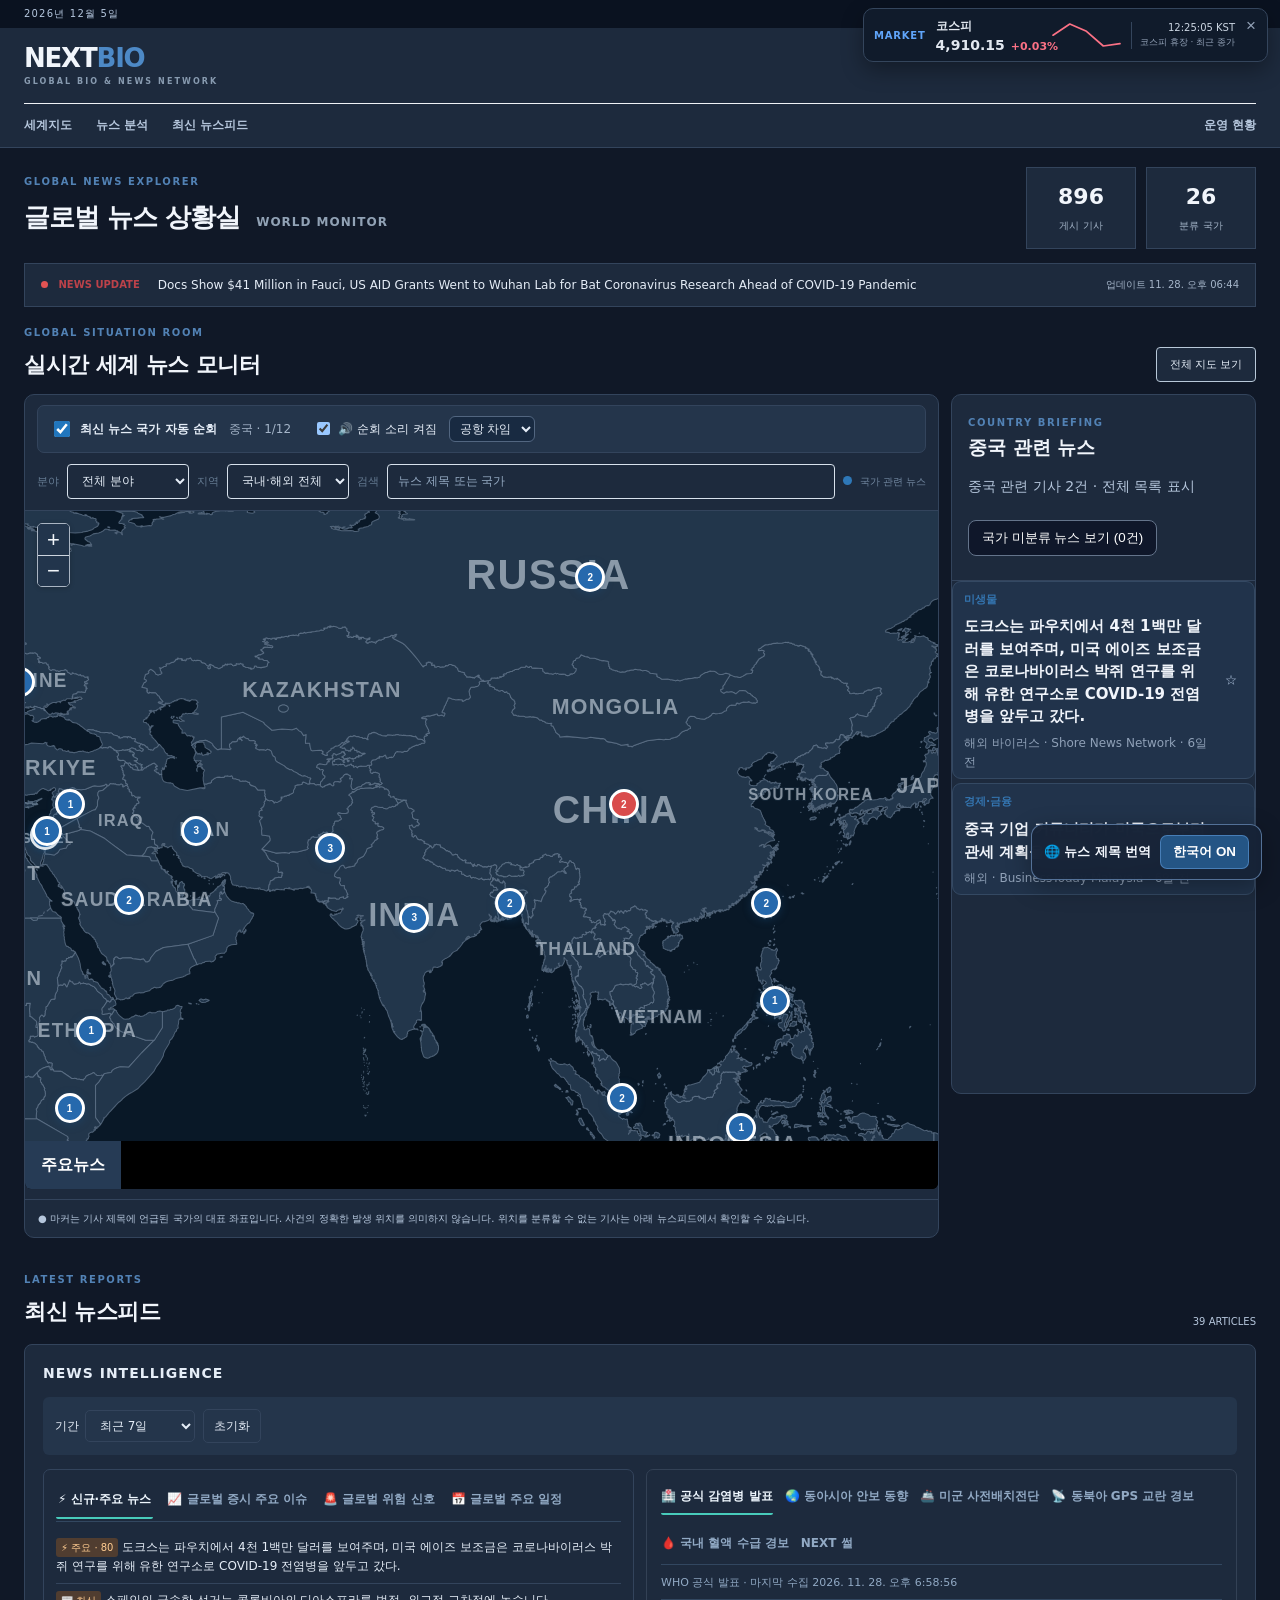
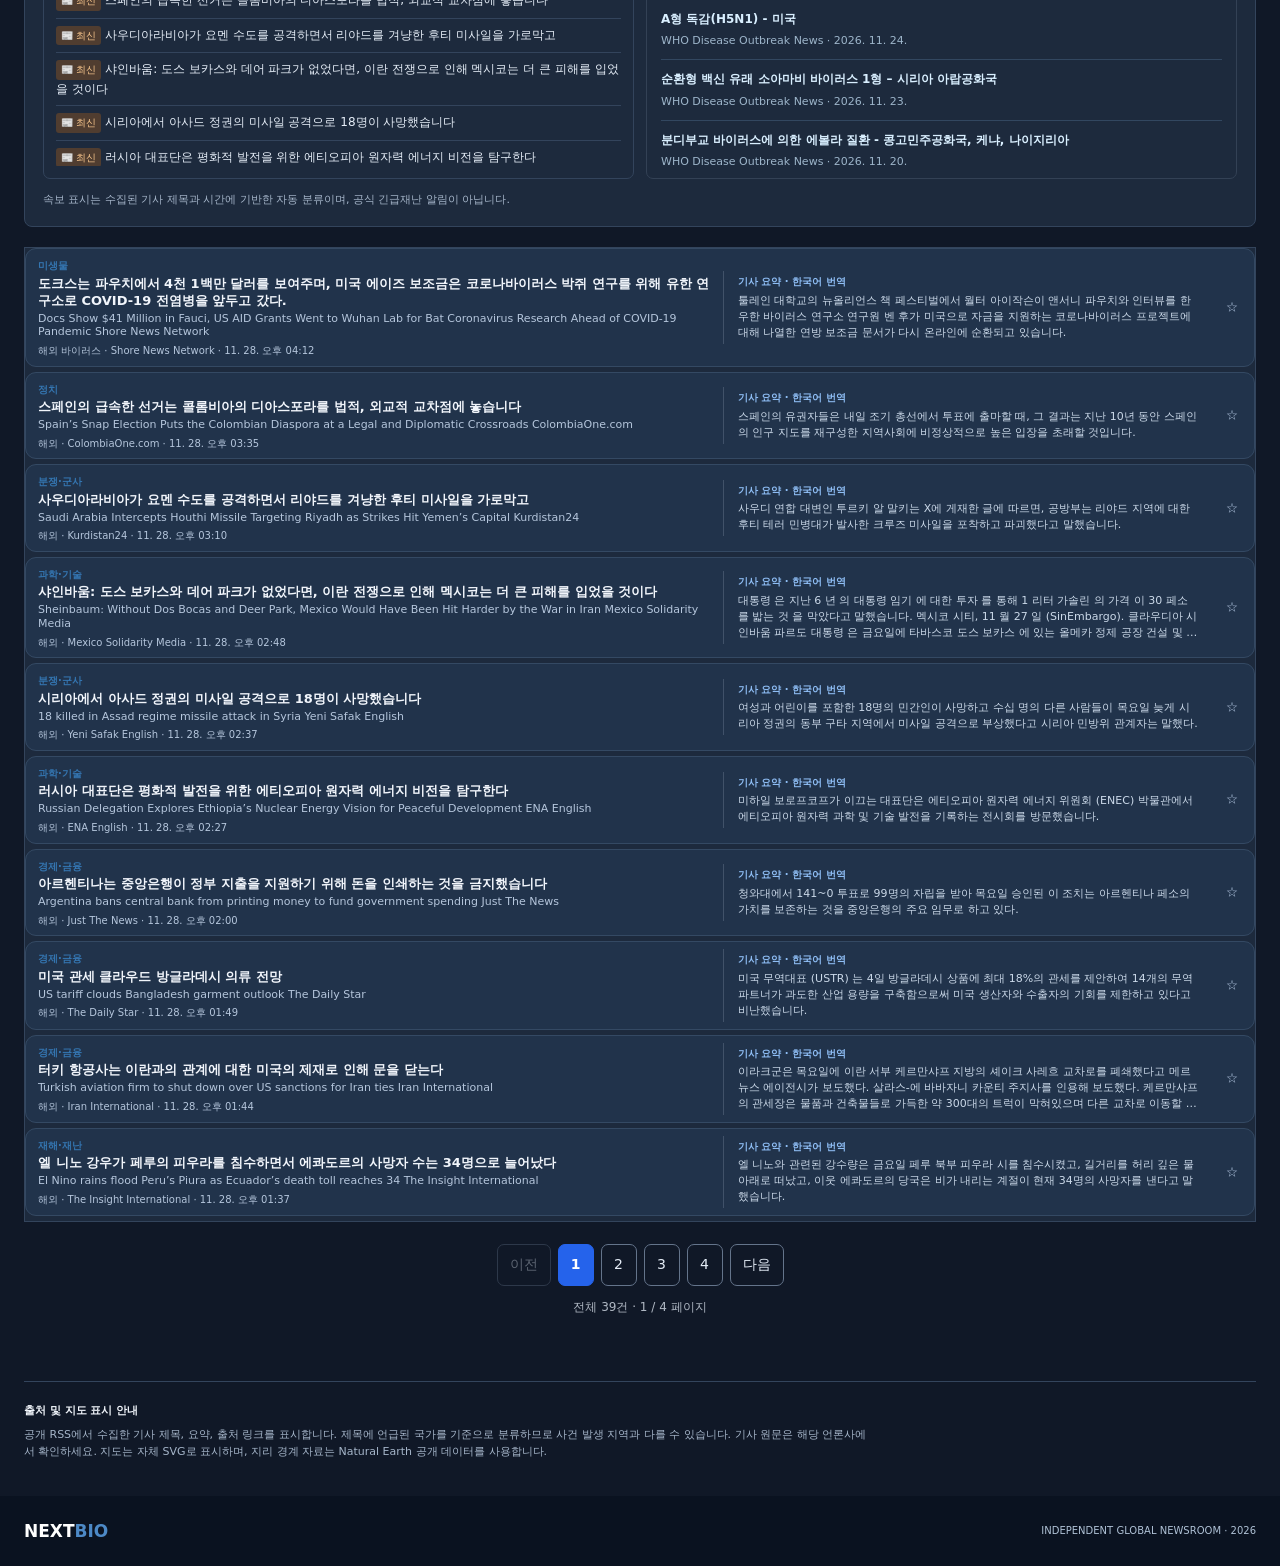
<file: index.html>
<!doctype html>
<html lang="ko">
<head>
<meta charset="utf-8">
<meta name="viewport" content="width=device-width,initial-scale=1">
<meta name="theme-color" content="#f5f8fc">
<meta name="description" content="NEXT BIO - 세계 뉴스와 바이오·미생물 뉴스를 탐색하는 세계지도">
<title>NEXT BIO | 세계 뉴스 지도</title>

<link rel="stylesheet" href="styles.css?v=9">

<style>
/* 기존 정상 작동 지도 보완 CSS - 유지 */
#map{position:relative!important;overflow:hidden!important;isolation:isolate;contain:layout paint;width:100%;height:520px;z-index:0}
.map-col{min-width:0;overflow:hidden;position:relative}
.leaflet-container{position:relative;overflow:hidden;outline:0}
.leaflet-pane,.leaflet-tile,.leaflet-marker-icon,.leaflet-marker-shadow,.leaflet-tile-container,.leaflet-pane>svg,.leaflet-pane>canvas,.leaflet-zoom-box,.leaflet-image-layer,.leaflet-layer{position:absolute;left:0;top:0}
.leaflet-tile{visibility:hidden;border:0;max-width:none!important;max-height:none!important}
.leaflet-tile-loaded{visibility:inherit}
.leaflet-tile-container{pointer-events:none}
.leaflet-pane{z-index:400}
.leaflet-tile-pane{z-index:200}
.leaflet-overlay-pane{z-index:400}
.leaflet-shadow-pane{z-index:500}
.leaflet-marker-pane{z-index:600}
.leaflet-tooltip-pane{z-index:650}
.leaflet-popup-pane{z-index:700}
.leaflet-control{position:relative;z-index:800;pointer-events:auto}
.leaflet-top,.leaflet-bottom{position:absolute;z-index:1000;pointer-events:none}
.leaflet-top{top:0}
.leaflet-bottom{bottom:0}
.leaflet-left{left:0}
.leaflet-right{right:0}
.leaflet-left .leaflet-control{float:left;clear:both;margin-left:10px}
.leaflet-right .leaflet-control{float:right;clear:both;margin-right:10px}
.leaflet-top .leaflet-control{margin-top:10px}
.leaflet-bottom .leaflet-control{margin-bottom:10px}
.leaflet-control-zoom a{display:block;width:30px;height:30px;line-height:30px;text-align:center;background:white;color:#203d5e;border-bottom:1px solid #ddd}
.leaflet-control-attribution{background:#fffc;font-size:10px;padding:1px 5px}

@media(max-width:950px){
  #map{height:450px}
}
@media(max-width:620px){
  #map{height:370px}
}

.map-toolbar{flex-wrap:wrap;gap:8px}
.map-toolbar #region-filter,.map-toolbar #micro-filter{max-width:155px}
.micro-label{display:none}
.map-toolbar:has(#micro-filter[style*="inline-block"]) .micro-label{display:inline}

/* Unified navigation highlight: rounded turquoise underline (style 2). */
.header .nav a{position:relative;border-bottom:0!important;text-decoration:none!important}
.header .nav a::after{content:"";position:absolute;left:8px;right:8px;bottom:-7px;height:2px;background:#48d5d0;border-radius:0 0 9px 9px;opacity:0;pointer-events:none;transition:opacity .15s ease}
.header .nav a:hover::after,.header .nav a:focus-visible::after,.header .nav a.active::after,.header .nav a[aria-current="page"]::after{opacity:1}

/* Place secondary navigation actions neatly at the right edge. */
@media(min-width:621px){
  .header .nav a[href="./operations.html"]{margin-left:auto}
  .header .nav a[href="./operations.html"],.header .nav a[href="./admin.html"]{white-space:nowrap}
}
@media(max-width:620px){
  .header .nav a[href="./operations.html"]{margin-left:0}
}

/* NEXT BIO 화이트/다크 모드 전환 버튼 */
.theme-toggle{
  display:inline-flex;
  align-items:center;
  justify-content:center;
  gap:6px;
  padding:8px 12px;
  border:1px solid #b8c8d8;
  border-radius:6px;
  background:#fff;
  color:#203d5e;
  font:inherit;
  font-size:12px;
  cursor:pointer;
  white-space:nowrap;
  margin-right:12px;
}
.theme-toggle:hover{
  background:#eef5fc;
}
.theme-toggle:focus-visible{
  outline:3px solid #7bb6f5;
  outline-offset:2px;
}
.head-right{
  display:flex;
  align-items:center;
  gap:8px;
}

/* 다크 모드 색상 변수 */
body.dark-mode{
  --navy:#dbeafe;
  --blue:#79b8ff;
  --ink:#e5edf7;
  --muted:#a5b5c9;
  --line:#33445c;
  --bg:#101827;
  color-scheme:dark;
}

/* 기본 배경 및 카드 */
body.dark-mode .header,
body.dark-mode .ticker,
body.dark-mode .stats div,
body.dark-mode .map-col,
body.dark-mode .country-panel,
body.dark-mode .feature-item,
body.dark-mode .latest-list,
body.dark-mode .outline-btn,
body.dark-mode .map-toolbar select,
body.dark-mode .map-toolbar input{
  background:#1d2a3d;
  color:#e5edf7;
}

/* 주요 제목 */
body.dark-mode .logo,
body.dark-mode .intro h1,
body.dark-mode .section-heading h2,
body.dark-mode .panel-top h3,
body.dark-mode .stats strong,
body.dark-mode .notice b,
body.dark-mode .country-item strong,
body.dark-mode .feature-item strong,
body.dark-mode .latest-item strong{
  color:#f1f5fb;
}

/* 보조 문구 */
body.dark-mode .nav a,
body.dark-mode .head-right,
body.dark-mode .meta,
body.dark-mode .map-footnote,
body.dark-mode .panel-top p,
body.dark-mode .intro p:not(.eyebrow),
body.dark-mode .latest-item p,
body.dark-mode .empty,
body.dark-mode .small-muted{
  color:#b5c6dc;
}

/* 카드 호버 */
body.dark-mode .country-item:hover,
body.dark-mode .latest-item:hover,
body.dark-mode .feature-item:hover{
  background:#293b52;
}

/* 상단 및 하단 */
body.dark-mode .utility,
body.dark-mode footer{
  background:#0a1220;
}

/* 지도 타일 색상은 유지 */
body.dark-mode #map{
  background:#1c3349;
}

/* 검색창 */
body.dark-mode .map-toolbar input::placeholder{
  color:#94a9c1;
}

/* 버튼 */
body.dark-mode .theme-toggle{
  background:#293b52;
  border-color:#526680;
  color:#f1f5fb;
}
body.dark-mode .theme-toggle:hover{
  background:#354c68;
}

/* Leaflet 팝업과 컨트롤의 가독성 */
body.dark-mode .leaflet-popup-content-wrapper,
body.dark-mode .leaflet-popup-tip{
  background:#24354b;
  color:#f1f5fb;
}
body.dark-mode .leaflet-control-zoom a{
  background:#24354b;
  color:#f1f5fb;
  border-color:#526680;
}
body.dark-mode .leaflet-control-attribution{
  background:#182638e8;
  color:#d2deec;
}
body.dark-mode .leaflet-control-attribution a{
  color:#91c5ff;
}

/* 모바일 헤더 */
@media(max-width:620px){
  .head-right{
    gap:4px;
  }
  .theme-toggle{
    margin-right:0;
    padding:7px 9px;
    font-size:11px;
  }
  .head-right .desktop-only{
    display:none;
  }
}

/* Bookmark gap V2: force article and star onto one flex row. */
#latest-list .nb-news-row, #country-feed .nb-news-row {
  display:flex!important; align-items:center!important; position:relative; min-width:0; width:100%; box-sizing:border-box;
  margin:0!important; padding:0!important;
}
#latest-list .nb-news-row > a.latest-item,
#country-feed .nb-news-row > a.country-item {
  flex:1 1 auto!important; box-sizing:border-box; width:auto!important; min-width:0;
  margin:0!important; min-height:0!important;
}
#latest-list .nb-news-row > .nb2-bookmark,
#country-feed .nb-news-row > .nb2-bookmark {
  position:static!important; flex:0 0 30px!important; z-index:2;
  width:30px!important; height:30px!important; padding:0!important; margin:0 10px 0 0!important;
  display:flex; align-items:center; justify-content:center;
}
#latest-list .nb-news-row > a.latest-item { padding-top:12px; padding-bottom:12px; }
#latest-list .nb-news-row > a.latest-item p { margin-top:4px; margin-bottom:0; }


/* NEXT BIO unified news + bookmark card */
#latest-list .nb-news-row,
#country-feed .nb-news-row {
  display: flex !important;
  align-items: stretch !important;
  gap: 0 !important;
  margin: 0 0 6px !important;
  padding: 0 !important;
  width: 100% !important;
  min-width: 0 !important;
  overflow: hidden;
  border: 1px solid #344963 !important;
  border-radius: 11px !important;
  background: #21334b !important;
  box-shadow: none !important;
  transition: border-color .18s ease, background .18s ease;
}
#latest-list .nb-news-row:hover,
#country-feed .nb-news-row:hover {
  border-color: #6085b4 !important;
  background: #293d57 !important;
}
#latest-list .nb-news-row > a.latest-item,
#country-feed .nb-news-row > a.country-item {
  flex: 1 1 0 !important;
  display: block !important;
  min-width: 0 !important;
  width: auto !important;
  margin: 0 !important;
  padding: 8px 6px 8px 12px !important;
  border: 0 !important;
  border-radius: 0 !important;
  background: transparent !important;
  box-shadow: none !important;
  text-decoration: none;
}
#latest-list .nb-news-row > a.latest-item:hover,
#country-feed .nb-news-row > a.country-item:hover {
  background: transparent !important;
}
#latest-list .nb-news-row > .nb2-bookmark,
#country-feed .nb-news-row > .nb2-bookmark {
  position: static !important;
  flex: 0 0 32px !important;
  align-self: stretch !important;
  display: flex !important;
  align-items: center !important;
  justify-content: center !important;
  width: 32px !important;
  height: auto !important;
  min-height: 32px !important;
  margin: 0 5px 0 0 !important;
  padding: 0 !important;
  border: 0 !important;
  border-radius: 0 !important;
  background: transparent !important;
  box-shadow: none !important;
  color: #a9bdd7;
  cursor: pointer;
}
#latest-list .nb-news-row > .nb2-bookmark:hover,
#country-feed .nb-news-row > .nb2-bookmark:hover {
  color: #75b4ff;
  background: transparent !important;
}
#latest-list .nb-news-row > .nb2-bookmark:focus-visible,
#country-feed .nb-news-row > .nb2-bookmark:focus-visible {
  outline: 2px solid #75b4ff;
  outline-offset: -4px;
  border-radius: 8px !important;
}
/* Light mode keeps the same single-card structure. */
body:not(.dark-mode) #latest-list .nb-news-row,
body:not(.dark-mode) #country-feed .nb-news-row {
  background: #ffffff !important;
  border-color: #dce6f1 !important;
}
body:not(.dark-mode) #latest-list .nb-news-row:hover,
body:not(.dark-mode) #country-feed .nb-news-row:hover {
  background: #f2f7ff !important;
  border-color: #a8c5e8 !important;
}
@media(max-width:620px) {
  #latest-list .nb-news-row > a.latest-item,
  #country-feed .nb-news-row > a.country-item {
    padding: 7px 5px 7px 10px !important;
  }
  #latest-list .nb-news-row > .nb2-bookmark,
  #country-feed .nb-news-row > .nb2-bookmark {
    flex-basis: 30px !important;
    width: 30px !important;
    margin-right: 3px !important;
  }
}

/* Slightly tighter country-news cards; map size unchanged */
#country-feed .nb-news-row{margin-bottom:4px!important;border-radius:9px!important}
#country-feed .nb-news-row > a.country-item{padding:6px 6px 6px 11px!important}
#country-feed .nb-news-row > a.country-item p{margin-top:3px!important;margin-bottom:0!important;line-height:1.35!important}
#country-feed .nb-news-row > .nb2-bookmark{margin-right:7px!important}
</style>

<!-- 저장된 테마를 페이지 표시 전에 적용 -->
<script>
(function(){
  try{
    if(true){
      document.documentElement.classList.add("theme-preload-dark");
    }
  }catch(error){}
})();
</script>
<style>
html.theme-preload-dark body{
  background:#101827;
}
</style>
<link rel="stylesheet" href="nextbio-ui.css?v=30">
<link rel="stylesheet" href="./nextbio-atmosphere.css?v=2">
<style id="nb-scrapbook-style">
#nb-bookmarks .nb-scrap-toolbar{display:flex;gap:8px;align-items:center;flex-wrap:wrap;margin:10px 0}
#nb-scrap-search{flex:1 1 210px;min-width:130px}
#nb-bookmarks input,#nb-bookmarks select,#nb-bookmarks button,#nb-bookmarks .nb-scrap-upload{border:1px solid #64748b66;border-radius:8px;padding:7px 10px;background:transparent;color:inherit;font:inherit}
#nb-bookmarks select option{color:#111;background:#fff}
#nb-bookmarks .nb-scrap-upload{cursor:pointer}
#nb-scrap-count{font-size:12px;opacity:.75;margin-right:auto}
#nb-scrap-clear{color:#fca5a5}
#nb-saved-list{display:grid;grid-template-columns:repeat(auto-fit,minmax(min(100%,280px),1fr));gap:12px}
#nb-saved-list .nb-scrap-card{min-width:0;border:1px solid #64748b44;border-radius:12px;padding:14px;background:rgba(100,116,139,.07);display:flex;flex-direction:column;gap:12px}
#nb-saved-list .nb-scrap-meta{display:flex;justify-content:space-between;gap:8px;font-size:12px;opacity:.72;flex-wrap:wrap}
#nb-saved-list .nb-scrap-title{font-weight:600;line-height:1.5;overflow-wrap:anywhere;text-decoration:none;color:inherit}
#nb-saved-list .nb-scrap-title:hover{text-decoration:underline}
#nb-saved-list .nb-scrap-actions{display:flex;align-items:center;justify-content:space-between;gap:8px;margin-top:auto;flex-wrap:wrap;font-size:12px}
#nb-saved-list .nb-scrap-actions label{display:flex;align-items:center;gap:5px}
</style>
<link rel="stylesheet" href="./nextbio-compact-feed.css?v=1">
<link rel="stylesheet" href="./nextbio-translation.css?v=1">
<link rel="stylesheet" href="./nextbio-right-summary.css?v=8">
</head>

<body class="nb-command-center">

<div class="utility">
  <div class="wrap">
    <span id="today">NEXT BIO</span>
    <span>GLOBAL NEWS MONITOR</span>
  </div>
</div>

<header class="header">
  <div class="wrap head-inner">

    <a href="./" class="logo">
      NEXT<span>BIO</span>
      <small>GLOBAL BIO & NEWS NETWORK</small>
    </a>

    <div class="head-right">

      

    </div>

  </div>

  <nav class="wrap nav">
    <a href="#map-section">세계지도</a>
    <a href="#nb-intelligence">뉴스 분석</a>
    <a href="#latest">최신 뉴스피드</a>
    <a href="./operations.html">운영 현황</a>

    
  </nav>
</header>

<main class="wrap">

<section class="intro">
  <div>
    <p class="eyebrow">GLOBAL NEWS EXPLORER</p>
    <h1>글로벌 뉴스 상황실 <span>WORLD MONITOR</span></h1>
    
  </div>

  <div class="stats">
    <div>
      <strong id="stat-articles">0</strong>
      <small>게시 기사</small>
    </div>
    <div>
      <strong id="stat-countries">0</strong>
      <small>분류 국가</small>
    </div>
  </div>
</section>

<div class="ticker">
  <b>
    <span class="live-dot"></span>
    NEWS UPDATE
  </b>
  <span id="ticker">
    공개 RSS 뉴스 데이터를 불러오는 중입니다.
  </span>
  <span id="updated">
    업데이트 확인 중
  </span>
</div>


<section id="map-section" class="map-section">

  <div class="section-heading">
    <div>
      <p class="eyebrow">GLOBAL SITUATION ROOM</p>
      <h2>실시간 세계 뉴스 모니터</h2>
    </div>

    <button id="reset" class="outline-btn" type="button">
      전체 지도 보기
    </button>
  </div>

  <div class="map-layout">

    <div class="map-col">

      <div class="nb-tour-controls" aria-label="뉴스 국가 자동 순회">
  <label class="nb-tour-switch"><input type="checkbox" id="nb-tour-toggle"> <span id="nb-tour-label">최신 뉴스 국가 자동 순회</span></label>
  <span id="nb-tour-status" role="status" aria-live="polite">자동 순회 꺼짐</span>
</div>
<div class="map-toolbar">

        <label for="category">분야</label>
        <select id="category">
          <option value="전체">전체 분야</option>
          <option>분쟁·군사</option>
          <option>외교·국제</option>
          <option>경제·금융</option>
          <option>재해·재난</option>

          <optgroup label="바이오 세부 분야">
            <option value="바이오">바이오 전체</option>
            <option>제약·신약</option>
            <option>미생물</option>
            <option>의료기기</option>
            <option>바이오기업</option>
            <option>감염병</option>
          </optgroup>

          <option>일반</option>
        </select>

        <label for="region-filter">지역</label>
        <select id="region-filter">
          <option value="전체">국내·해외 전체</option>
          <option value="국내">국내</option>
          <option value="해외">해외</option>
        </select>

        <label for="micro-filter" class="micro-label">
          미생물 세부
        </label>
        <select id="micro-filter" style="display:none">
          <option value="전체">미생물 전체</option>
          <option>세균</option>
          <option>진균</option>
          <option>바이러스</option>
          <option>항생제 내성</option>
          <option>미생물 검사</option>
        </select>

        <label for="search">검색</label>
        <input
          id="search"
          type="search"
          placeholder="뉴스 제목 또는 국가"
          aria-label="뉴스 검색"
        >

        <span class="map-legend">
          <i></i> 국가 관련 뉴스
        </span>

      </div>

      <div
        id="map"
        role="region"
        aria-label="세계 뉴스 지도"
      ></div>

      <div class="map-footnote">
        ● 마커는 기사 제목에 언급된 국가의 대표 좌표입니다.
        사건의 정확한 발생 위치를 의미하지 않습니다.
        위치를 분류할 수 없는 기사는 아래 뉴스피드에서 확인할 수 있습니다.
      </div>

    </div>

    <aside class="country-panel">

      <div class="panel-top">
        <span class="eyebrow">COUNTRY BRIEFING</span>
        <h3 id="country-title">전 세계 주요 뉴스</h3>
        <p id="country-subtitle">
          지도에서 국가 마커를 선택해 보세요.
        </p>
      </div>

      <div id="country-feed" class="country-feed">
        <p class="empty">
          뉴스를 불러오는 중입니다.
        </p>
      </div>

    </aside>

  </div>
</section>

<section id="latest" class="section">

  <div class="section-heading">
    <div>
      <p class="eyebrow">LATEST REPORTS</p>
      <h2>최신 뉴스피드</h2>
    </div>

    <span id="count" class="small-muted">
      0 ARTICLES
    </span>
  </div>

  <section id="nb-intelligence" class="nb2-panel" aria-label="NEXT BIO 추가 기능">
  <div class="nb2-top"><strong>NEWS INTELLIGENCE</strong><div class="nb2-actions"><button type="button" id="nb-lang" hidden style="display:none!important" aria-hidden="true" tabindex="-1">EN</button><button type="button" id="nb-bookmark-open">☆ <span data-nb="saved">북마크</span></button></div></div>
  <div class="nb2-filters"><label><span data-nb="period">기간</span> <select id="nb-date"><option value="7" selected>최근 7일</option><option value="3">최근 3일</option><option value="1">최근 24시간</option></select></label><button type="button" id="nb-clear">초기화</button></div>
  <div class="nb2-columns"><section><h3>⚡ <span data-nb="alerts">신규·주요 뉴스</span></h3><div id="nb-alerts" class="nb2-list"></div></section><section><h3>🧬 <span data-nb="bio">바이오 대시보드</span></h3><div id="nb-bio" class="nb2-list"></div></section></div>
  <section id="nb-bookmarks" hidden><h3>☆ <span data-nb="saved">북마크</span></h3>
<div class="nb-scrap-toolbar"><input id="nb-scrap-search" type="search" placeholder="저장한 기사 검색" aria-label="저장한 기사 검색"><select id="nb-scrap-folder" aria-label="스크랩 폴더"><option value="all">전체 폴더</option><option>국제·정치</option><option>경제</option><option>스포츠</option><option>과학·기술</option><option>기타</option></select></div>
<div class="nb-scrap-toolbar"><span id="nb-scrap-count" aria-live="polite"></span><button type="button" id="nb-scrap-export">JSON 백업</button><label class="nb-scrap-upload">JSON 복원<input type="file" id="nb-scrap-import" accept=".json,application/json" hidden></label><button type="button" id="nb-scrap-clear">전체 삭제</button></div>
<div id="nb-saved-list"></div></section>
  <p class="nb2-note" id="nb-notice">속보 표시는 수집된 기사 제목과 시간에 기반한 자동 분류이며, 공식 긴급재난 알림이 아닙니다.</p>
</section>

  <div id="latest-list" class="latest-list">
    <p class="empty">
      뉴스를 불러오는 중입니다.
    </p>
  </div>

</section>

<section class="notice">
  <b>출처 및 지도 표시 안내</b>
  <p>
    공개 RSS에서 수집한 기사 제목, 요약, 출처 링크를 표시합니다.
    제목에 언급된 국가를 기준으로 분류하므로 사건 발생 지역과 다를 수 있습니다.
    기사 원문은 해당 언론사에서 확인하세요.
    지도는 자체 SVG로 표시하며, 지리 경계 자료는 Natural Earth 공개 데이터를 사용합니다.
  </p>
</section>

</main>

<footer>
  <div class="wrap footer-inner">
    <strong>NEXT<span>BIO</span></strong>
    <span>INDEPENDENT GLOBAL NEWSROOM · 2026</span>
  </div>
</footer>

<!-- 기존 지도 및 뉴스 프로그램 유지 -->
<script src="nextbio-native-map.js?v=28"></script>
<script src="nextbio-translation.js?v=1"></script>
<script src="app.js?v=30-test1-isolated"></script><script src="nextbio-extras.js?v=42"></script>

<script src="nextbio-map-layout-fix.js?v=25"></script>

<!-- NEXT BIO: dark-only theme -->
<script>(function(){document.body.classList.add('dark-mode');document.documentElement.classList.remove('theme-preload-dark','nb-light');try{localStorage.setItem('nextbio-theme','dark')}catch(e){}if(typeof window.NEXTBIO_setMapTheme==='function')window.NEXTBIO_setMapTheme(true);})();</script>
<script src="./market-ticker.js?v=2" defer></script>
<script src="./nextbio-tour-sound.js?v=2" defer></script>
<script src="./nextbio-atmosphere.js?v=2" defer></script>
<script src="./nextbio-right-summary.js?v=12" defer></script>
<script src="./nextbio-emergency-ticker.js?v=3-touch-scroll" defer></script>
<script src="./nextbio-ticker-translation-sync.js?v=1" defer></script>
<script src="./nextbio-intelligence-networks.js?v=25-test1-titles-only" defer></script>
</body>
</html>
</file>
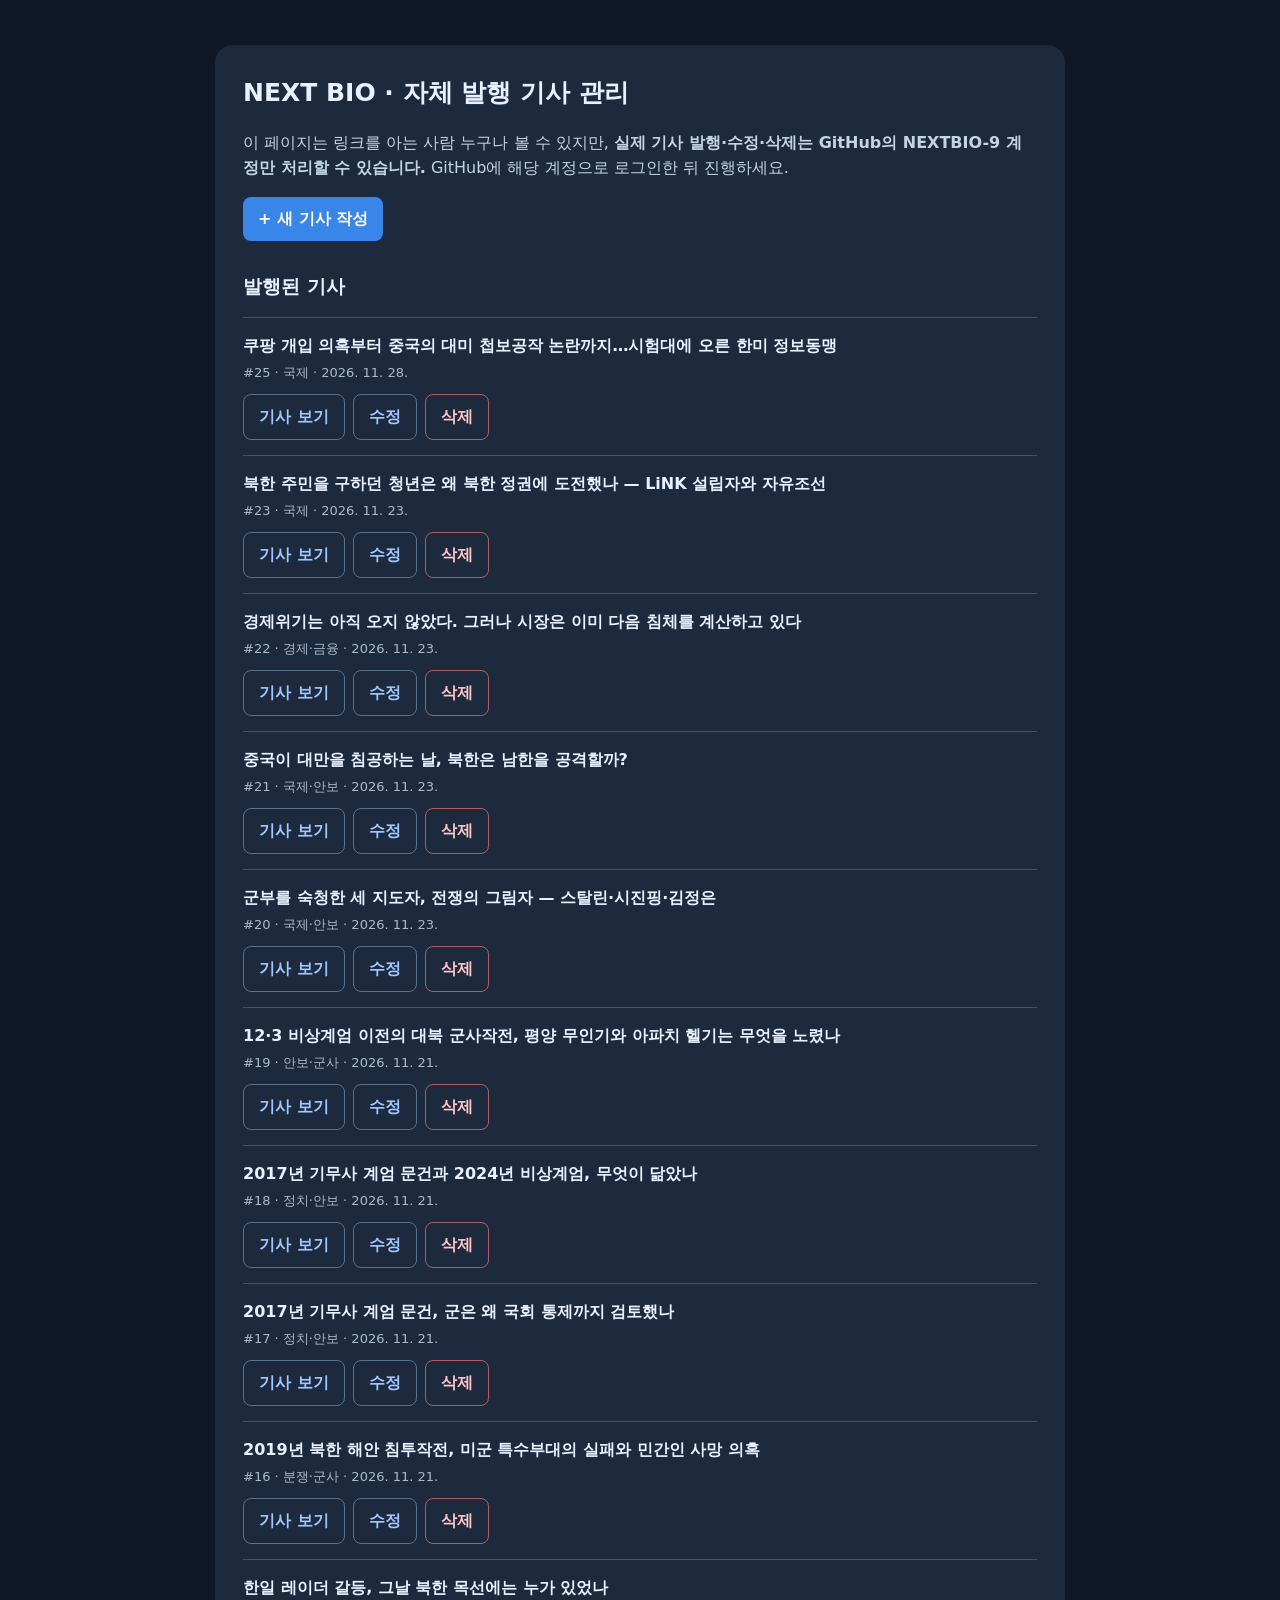
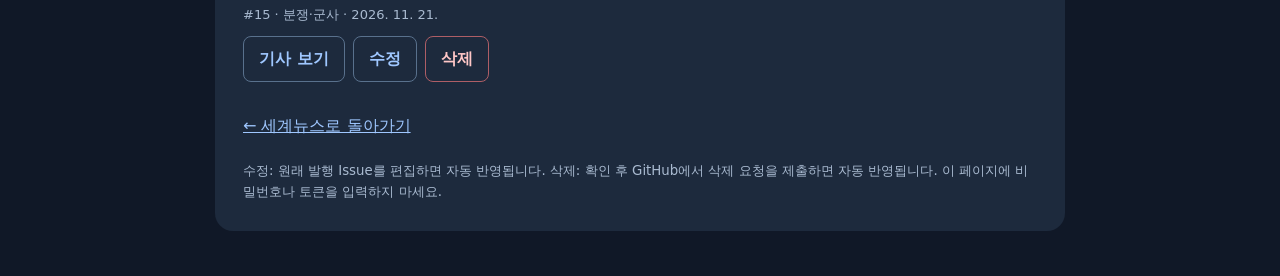
<file: admin.html>
<!doctype html>
<html lang="ko"><head><meta charset="utf-8"><meta name="viewport" content="width=device-width,initial-scale=1">
<meta name="robots" content="noindex,nofollow"><title>NEXT BIO | 자체 기사 관리</title>
<style>
*{box-sizing:border-box}body{margin:0;background:#101827;color:#e8f1ff;font:16px/1.6 system-ui,sans-serif}
main{max-width:850px;margin:5vh auto;padding:28px;background:#1d2a3d;border-radius:18px}
h1{font-size:25px;margin-top:0}h2{font-size:19px;margin-top:30px}p{color:#c3d4e9}
a{color:#9fc7ff}.btn,.action{display:inline-block;padding:9px 15px;border-radius:8px;text-decoration:none;font-weight:700}
.btn{background:#3986e8;color:white}.action{border:1px solid #59718d;margin-left:7px}
.delete{color:#ffc7c7;border-color:#ae5e66;background:transparent;cursor:pointer;font:inherit;font-weight:700}
.item{border-top:1px solid #40516b;padding:15px 0}.item strong{display:block;overflow-wrap:anywhere}
.meta{font-size:13px;color:#a9bad0;margin:5px 0 10px}.actions{display:flex;gap:8px;flex-wrap:wrap;align-items:center}.actions .action{margin-left:0}
small{display:block;margin-top:22px;color:#a9bad0}
</style></head><body><main>
<h1>NEXT BIO · 자체 발행 기사 관리</h1>
<p>이 페이지는 링크를 아는 사람 누구나 볼 수 있지만, <strong>실제 기사 발행·수정·삭제는 GitHub의 NEXTBIO-9 계정만 처리할 수 있습니다.</strong> GitHub에 해당 계정으로 로그인한 뒤 진행하세요.</p>
<a class="btn" href="https://github.com/NEXTBIO-9/world-news-site/issues/new?template=manual-news.yml">+ 새 기사 작성</a>
<h2>발행된 기사</h2><div id="articles" aria-live="polite"><p>기사 목록을 불러오는 중입니다.</p></div>
<p><a href="./">← 세계뉴스로 돌아가기</a></p>
<small>수정: 원래 발행 Issue를 편집하면 자동 반영됩니다. 삭제: 확인 후 GitHub에서 삭제 요청을 제출하면 자동 반영됩니다. 이 페이지에 비밀번호나 토큰을 입력하지 마세요.</small>
</main>
<script>
(async()=>{
 const container=document.getElementById('articles');
 try{
  const r=await fetch('./data/manual-articles.json?t='+Date.now(),{cache:'no-store'});
  if(!r.ok)throw Error('HTTP '+r.status);
  const data=await r.json();
  const articles=(Array.isArray(data.articles)?data.articles:[]).filter(a=>a&&a.manual===true&&Number.isSafeInteger(a.manual_issue)&&a.title).sort((a,b)=>(Date.parse(b.published||'')||0)-(Date.parse(a.published||'')||0));
  container.replaceChildren();
  if(!articles.length){const p=document.createElement('p');p.textContent='발행된 자체 기사가 없습니다.';container.append(p);return}
  for(const a of articles){
   const item=document.createElement('div');item.className='item';
   const title=document.createElement('strong');title.textContent=a.title;item.append(title);
   const meta=document.createElement('div');meta.className='meta';meta.textContent='#'+a.manual_issue+' · '+(a.category||'기타')+' · '+(a.published?new Date(a.published).toLocaleDateString('ko-KR'):'');item.append(meta);
   const actions=document.createElement('div');actions.className='actions';
   const view=document.createElement('a');view.className='action';view.href='./article.html?id='+a.manual_issue;view.textContent='기사 보기';actions.append(view);
   const edit=document.createElement('a');edit.className='action';edit.href='https://github.com/NEXTBIO-9/world-news-site/issues/'+a.manual_issue;edit.target='_blank';edit.rel='noopener noreferrer';edit.textContent='수정';actions.append(edit);
   const del=document.createElement('button');del.type='button';del.className='action delete';del.textContent='삭제';
   del.addEventListener('click',()=>{
    if(!confirm('정말 이 기사를 삭제할까요?\n\n'+a.title+'\n\n다음 화면에서 GitHub 삭제 요청을 제출해야 삭제됩니다.'))return;
    const issueTitle='[DELETE-MANUAL] #'+a.manual_issue;
    const issueBody='삭제할 기사 번호: '+a.manual_issue+'\n\n기사 제목: '+a.title+'\n\n이 요청은 NEXTBIO-9 저장소 소유자가 제출해야 처리됩니다.';
    const url='https://github.com/NEXTBIO-9/world-news-site/issues/new?title='+encodeURIComponent(issueTitle)+'&body='+encodeURIComponent(issueBody);
    window.open(url,'_blank','noopener,noreferrer');
   });
   actions.append(del);item.append(actions);container.append(item);
  }
 }catch(e){container.replaceChildren();const p=document.createElement('p');p.textContent='기사 목록을 불러오지 못했습니다. 잠시 후 다시 시도하세요.';container.append(p)}
})();
</script></body></html>
</file>
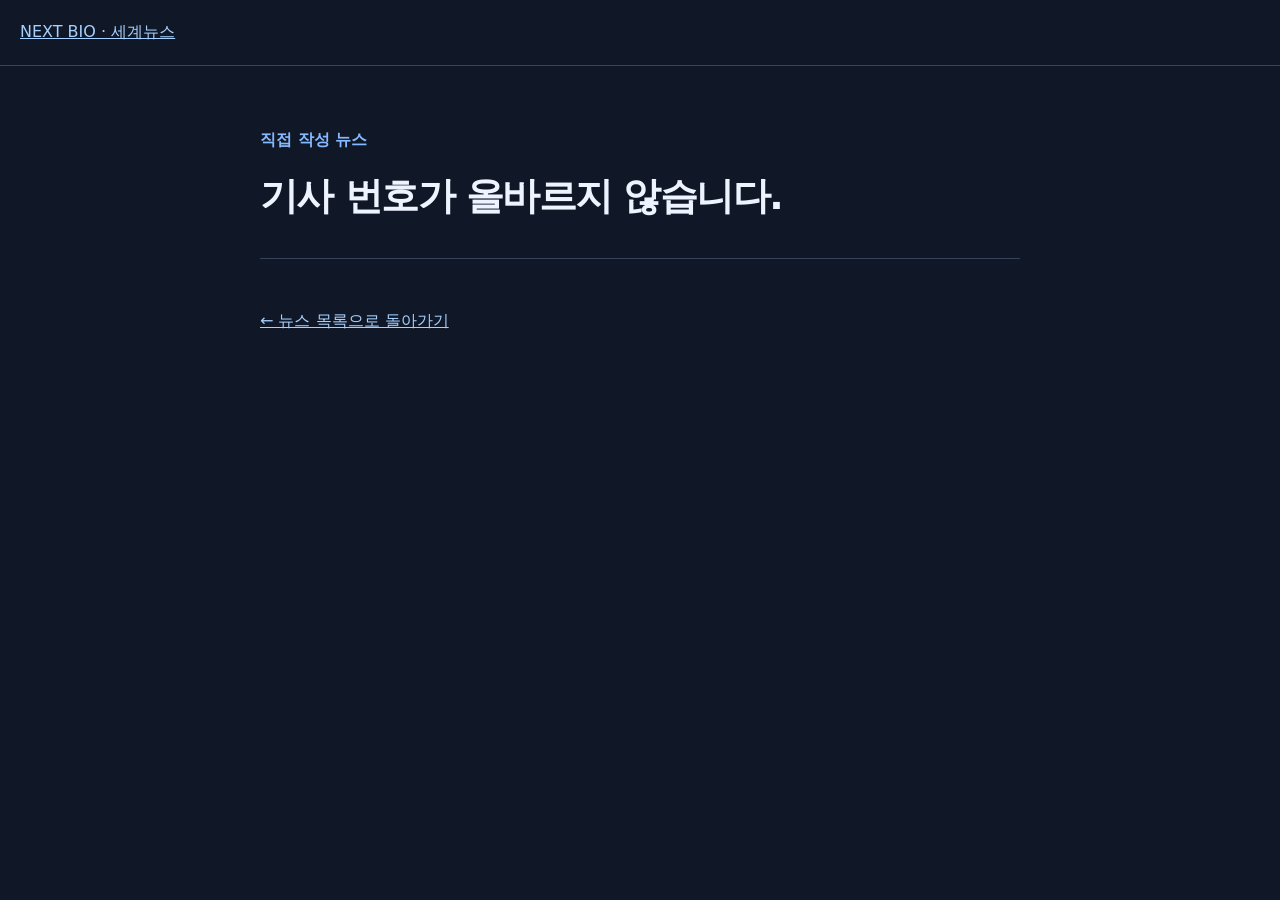
<file: article.html>
<!doctype html>
<html lang="ko"><head><meta charset="utf-8"><meta name="viewport" content="width=device-width,initial-scale=1"><meta name="referrer" content="strict-origin-when-cross-origin"><title>기사 | NEXT BIO</title>
<style>body{margin:0;background:#101827;color:#edf4ff;font:16px/1.8 system-ui,-apple-system,sans-serif}main{max-width:800px;margin:0 auto;padding:32px 20px 80px}header{border-bottom:1px solid #34445d;padding:18px 20px}a{color:#a6d0ff}h1{font-size:clamp(26px,5vw,38px);line-height:1.4}#meta{color:#aebdd2;font-size:14px}#body{overflow-wrap:anywhere;font-size:17px;line-height:1.95;margin-top:32px;color:#dbe5f3}#body p{margin:0 0 1.45em}#body h2{font-size:clamp(21px,3vw,26px);line-height:1.5;letter-spacing:-.025em;color:#f7faff;margin:2.3em 0 .9em;padding-bottom:13px;border-bottom:1px solid #304159}#body h3{font-size:20px;margin:1.8em 0 .7em}#body strong{color:#fff;font-weight:700}#body ul{padding-left:1.5em;margin:0 0 1.6em}#body li{margin:.5em 0}#body .article-lead{font-size:19px;line-height:1.75;color:#b8c9e0;margin-bottom:2em}#body blockquote{margin:1.8em 0;padding:12px 20px;border-left:3px solid #68b8ff;background:#18263b;border-radius:0 8px 8px 0}#body blockquote p{margin:0}#body .article-original-title{font-size:clamp(23px,4vw,31px);line-height:1.45;letter-spacing:-.035em;margin:0 0 20px;color:#fff}#body .article-subtitle{color:#a9bed8;font-size:16px;line-height:1.75;margin-bottom:32px}#body hr{border:0;border-top:1px solid #34445d;margin:36px 0}main{max-width:760px;padding-top:44px}#title{letter-spacing:-.04em;line-height:1.35;margin:8px 0 14px}#meta{border-bottom:1px solid #34445d;padding-bottom:22px}#cover{max-width:100%;border-radius:12px;margin-top:22px;display:none}.tag{color:#86baff;font-weight:700}#error{color:#ffb8b8}</style></head>
<body><header><a href="./">NEXT BIO · 세계뉴스</a></header><main><p class="tag" id="category">직접 작성 뉴스</p><h1 id="title">기사 불러오는 중...</h1><div id="meta"></div><img id="cover" alt="기사 대표 이미지" referrerpolicy="no-referrer"><article id="body"></article><p id="error" role="alert"></p><p style="margin-top:48px"><a href="./">← 뉴스 목록으로 돌아가기</a></p></main>
<script>
function renderArticle(container,source){
 container.replaceChildren();
 const lines=String(source).replace(/\r\n?/g,'\n').split('\n');
 let list=null,paragraph=[],firstParagraph=true;
 function inline(parent,value){
  const parts=String(value).split(/(\*\*[^*]+\*\*)/g);
  for(const part of parts){
   if(!part)continue;
   if(part.startsWith('**')&&part.endsWith('**')){const strong=document.createElement('strong');strong.textContent=part.slice(2,-2);parent.append(strong)}
   else parent.append(document.createTextNode(part));
  }
 }
 function flush(){
  if(!paragraph.length)return;
  const p=document.createElement('p');inline(p,paragraph.join(' '));
  if(firstParagraph){p.classList.add('article-lead');firstParagraph=false}
  container.append(p);paragraph=[];
 }
 for(const raw of lines){
  const line=raw.trim();
  if(!line){flush();list=null;continue}
  const heading=line.match(/^(#{1,3})\s+(.+)$/);
  if(heading){
   flush();list=null;
   const h=document.createElement(heading[1].length===1?'h2':heading[1].length===2?'h2':'h3');
   if(heading[1].length===1)h.className='article-original-title';
   inline(h,heading[2]);container.append(h);continue;
  }
  if(/^---+$/.test(line)){flush();list=null;container.append(document.createElement('hr'));continue}
  if(line.startsWith('- ')){
   flush();if(!list){list=document.createElement('ul');container.append(list)}
   const li=document.createElement('li');inline(li,line.slice(2));list.append(li);continue;
  }
  list=null;
  if(/^\*\*.+\*\*$/.test(line)&&!paragraph.length&&(container.children.length===0||(container.children.length===1&&container.firstElementChild?.classList.contains('article-original-title')))){
   const p=document.createElement('p');p.className='article-subtitle';inline(p,line);container.append(p);continue;
  }
  paragraph.push(line);
 }
 flush();
}
(async function(){
 const id=Number(new URLSearchParams(location.search).get('id'));
 const error=document.getElementById('error');
 if(!Number.isSafeInteger(id)||id<1){document.getElementById('title').textContent='기사 번호가 올바르지 않습니다.';return;}
 try{
  // Pages deployment may lag behind the latest GitHub Actions commit.
  // Prefer the newest public main-branch data, then use Pages as fallback.
  const sources=[
    'https://raw.githubusercontent.com/NEXTBIO-9/world-news-site/main/data/manual-articles.json?t='+Date.now(),
    './data/manual-articles.json?t='+Date.now()
  ];
  let a=null;
  for(const source of sources){
    try{
      const r=await fetch(source,{cache:'no-store'});
      if(!r.ok)continue;
      const data=await r.json();
      a=(Array.isArray(data.articles)?data.articles:[]).find(x=>Number(x.manual_issue)===id);
      if(a)break;
    }catch(fetchError){console.warn('Article source unavailable',fetchError);}
  }
  if(!a){document.getElementById('title').textContent='아직 기사를 불러오지 못했습니다.';error.textContent='발행 처리 중일 수 있습니다. 15초 후 자동으로 다시 확인합니다.';setTimeout(()=>location.reload(),15000);return;}
  // Article #19: protect against stale CDN copies of the pre-edit article.
  if(id===19){
    a={...a,title:'3-2번 기사'};
    let body=String(a.body||a.summary||'');
    body=body.replace(/(?:^|\\n)## ■ 북한이 실제로 공격했다면 무슨 일이 벌어졌을까[\\s\\S]*?(?=\\n## ■ 2024년 계엄 이전의 군사작전은 무엇을 남겼나|$)/,'');
    body=body.replace(/(?:^|\\n)## ■ 2017년 기무사 계엄 문건과 연결되는 질문[\\s\\S]*?(?=\\n## ■ 2024년 계엄 이전의 군사작전은 무엇을 남겼나|$)/,'');
    body=body.trim();
    // Keep the numbered page title and the editorial headline as separate elements.
    // Some cached article payloads predate the restoration of the editorial headline.
    const editorialHeadline='계엄 선포 전 북한을 향했던 무인기와 아파치 헬기, 군사작전은 무엇을 노렸나';
    body=body.replace(/^# 3-2번 기사\s*\n+/,'');
    if(!body.startsWith('# '+editorialHeadline+'\n')){
      body='# '+editorialHeadline+'\n\n'+body.replace(/^# [^\n]+\n+/,'');
    }
    a.body=body;
  }
  document.title=a.title+' | NEXT BIO';
  document.getElementById('title').textContent=a.title||'제목 없음';
  document.getElementById('category').style.display='none';
  renderArticle(document.getElementById('body'),a.body||a.summary||'');

  document.getElementById('meta').style.display='none';
  if(typeof a.image==='string'&&/^https:\/\//i.test(a.image)){const img=document.getElementById('cover');img.src=a.image;img.style.display='block';img.onerror=()=>{img.style.display='none';};}
 }catch(e){document.getElementById('title').textContent='기사를 불러올 수 없습니다.';error.textContent='잠시 후 다시 시도해 주세요.';console.error(e);}
})();
</script></body></html>
</file>
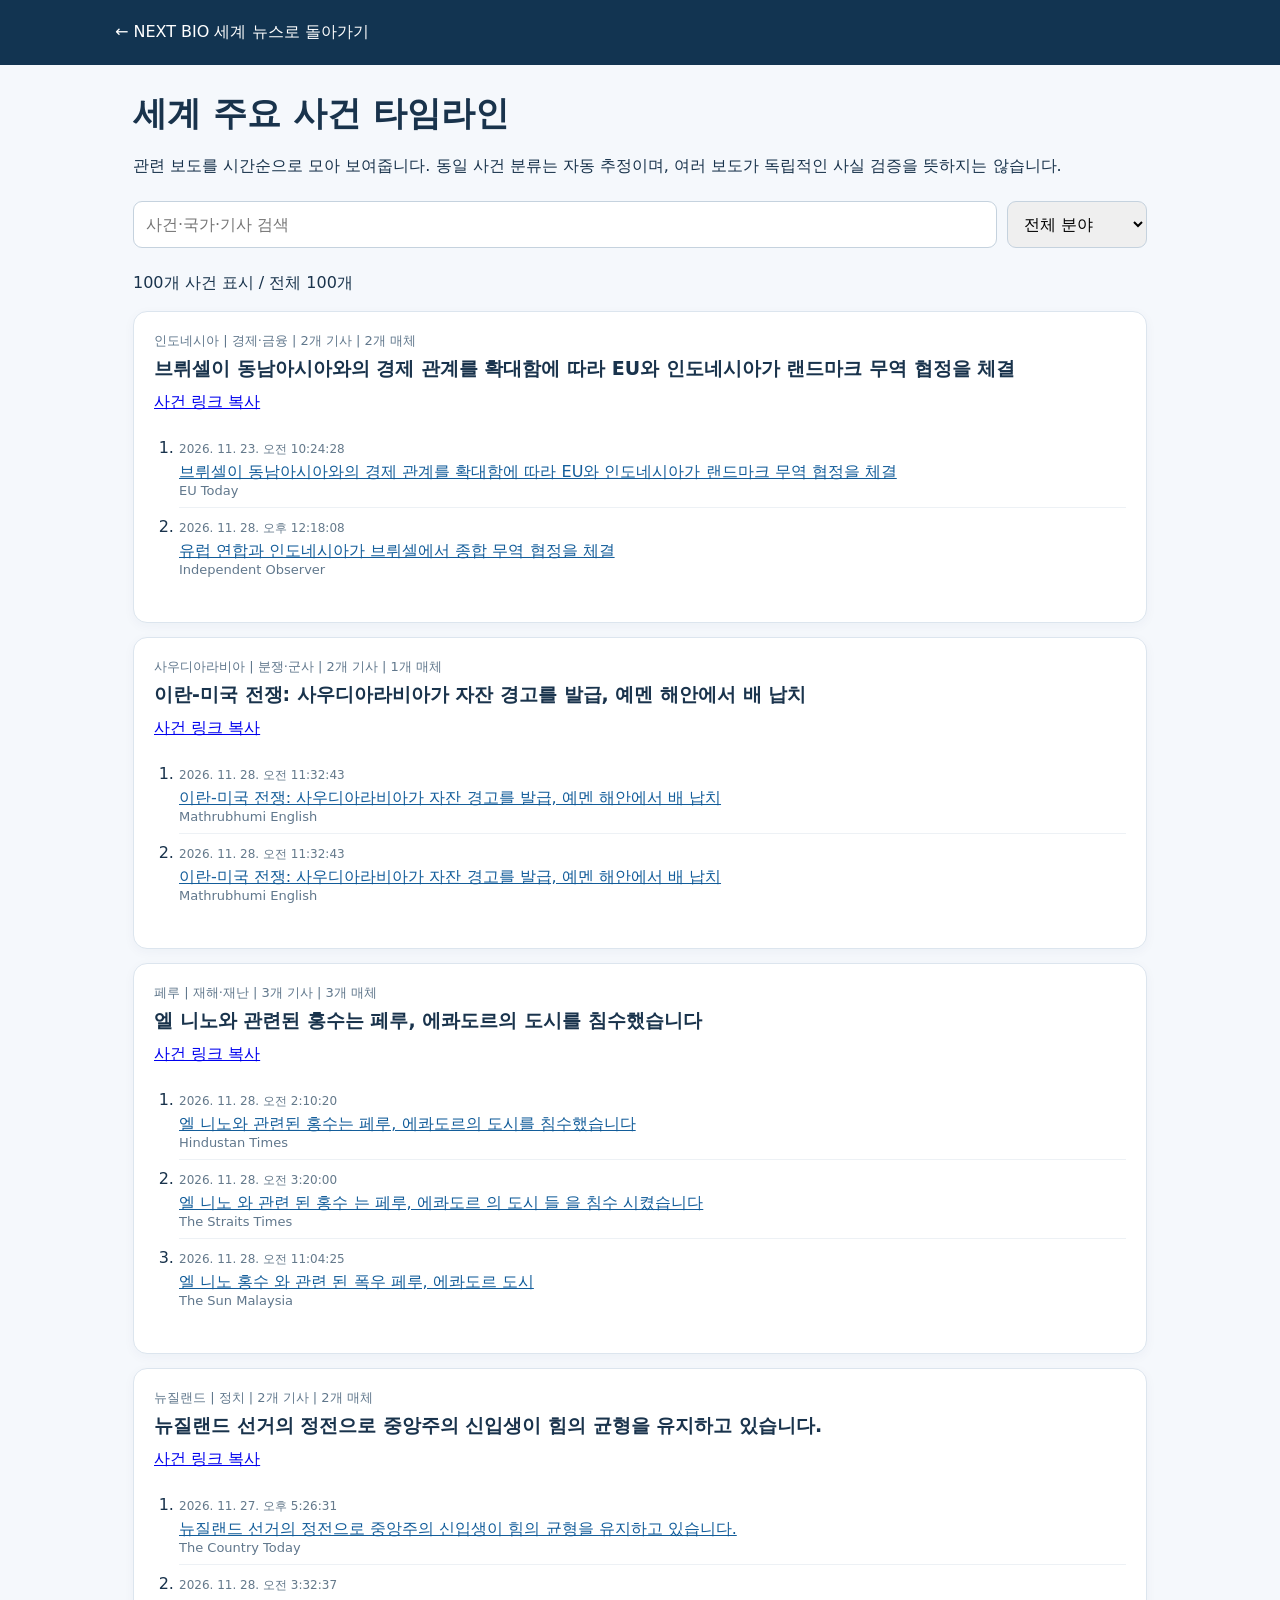
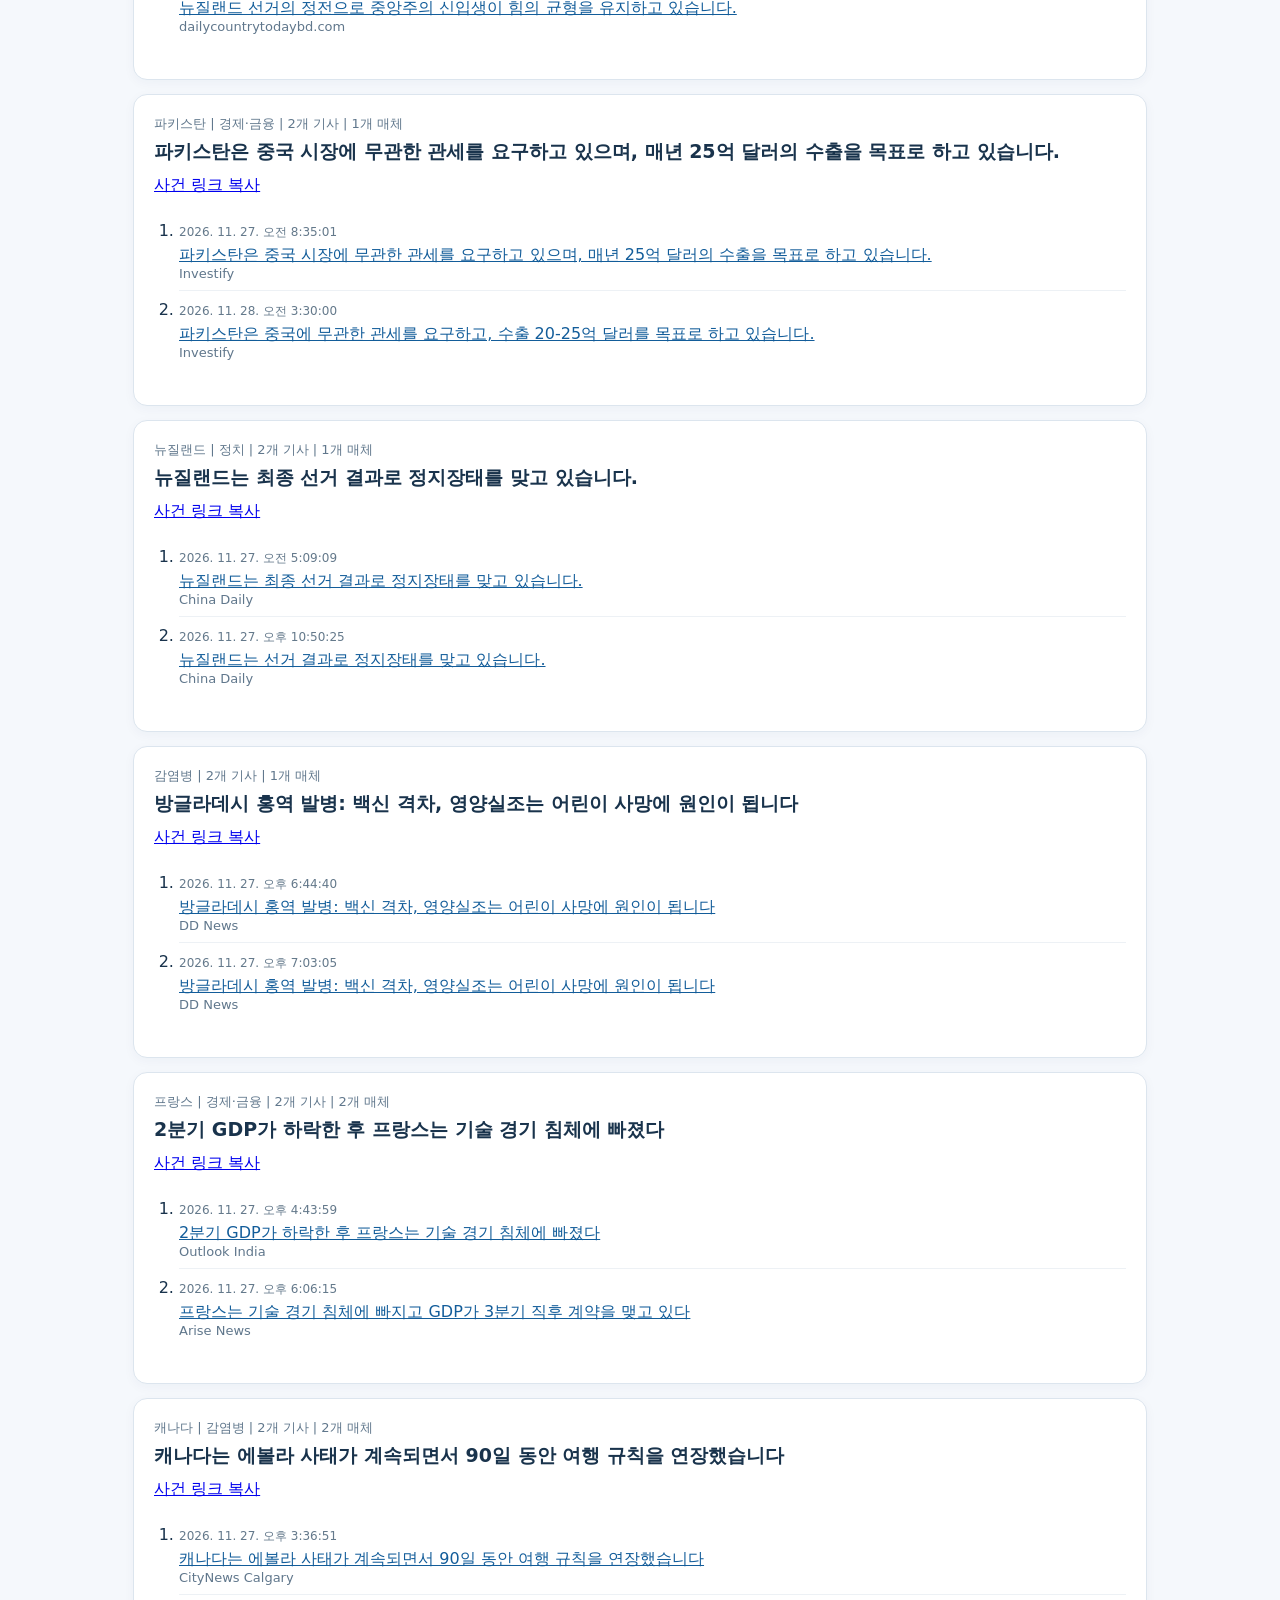
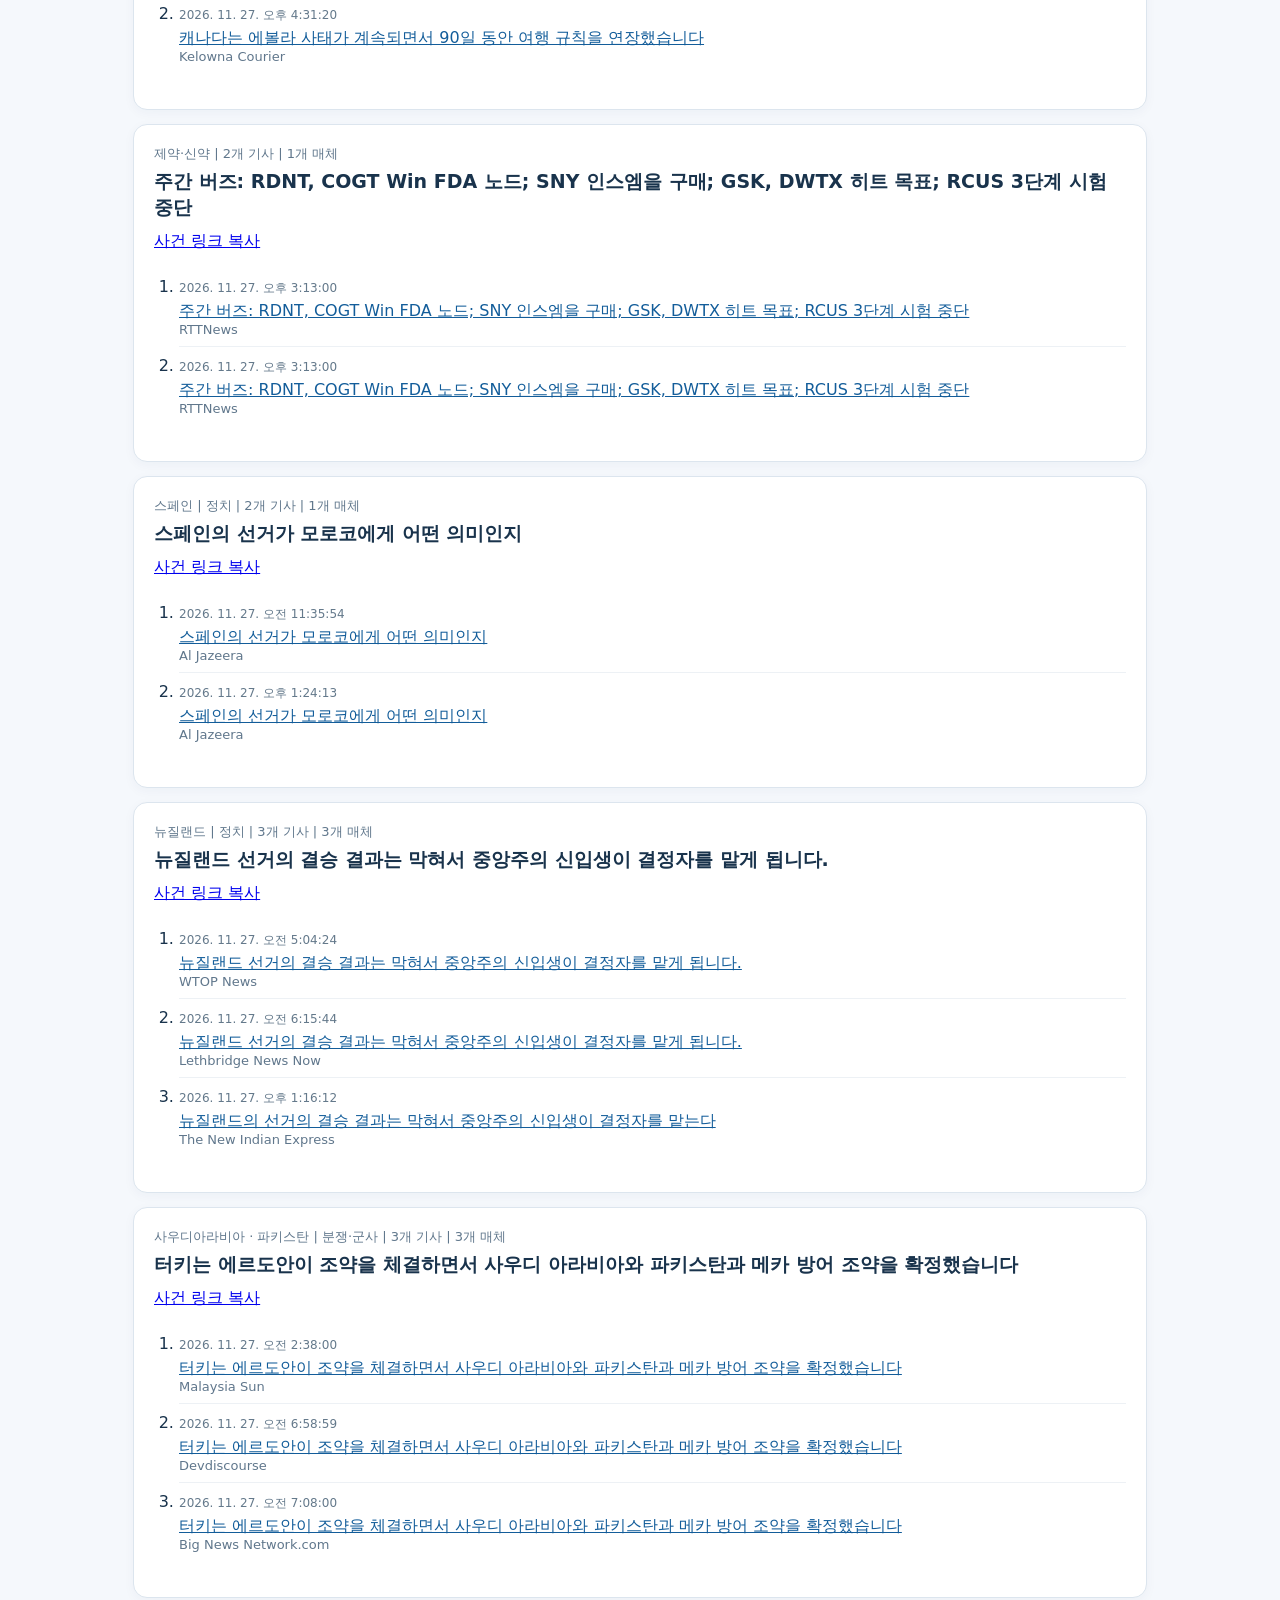
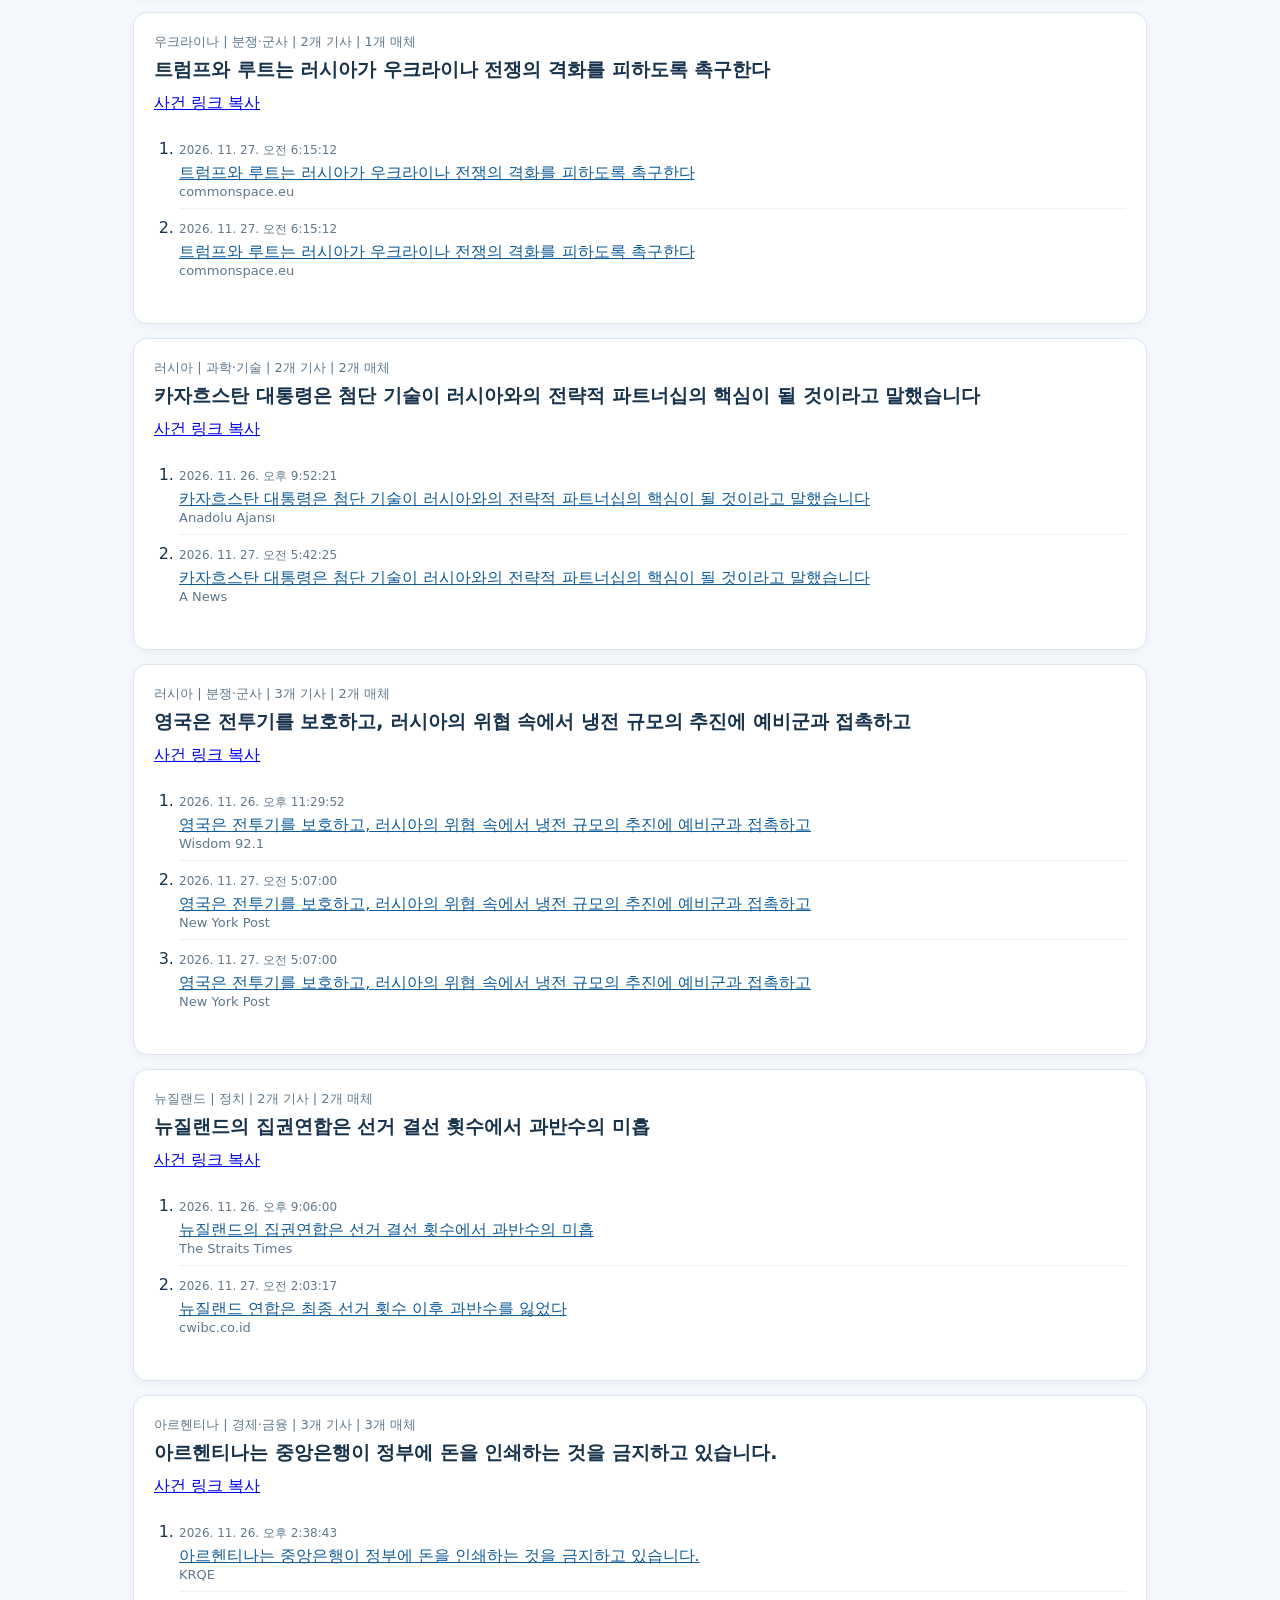
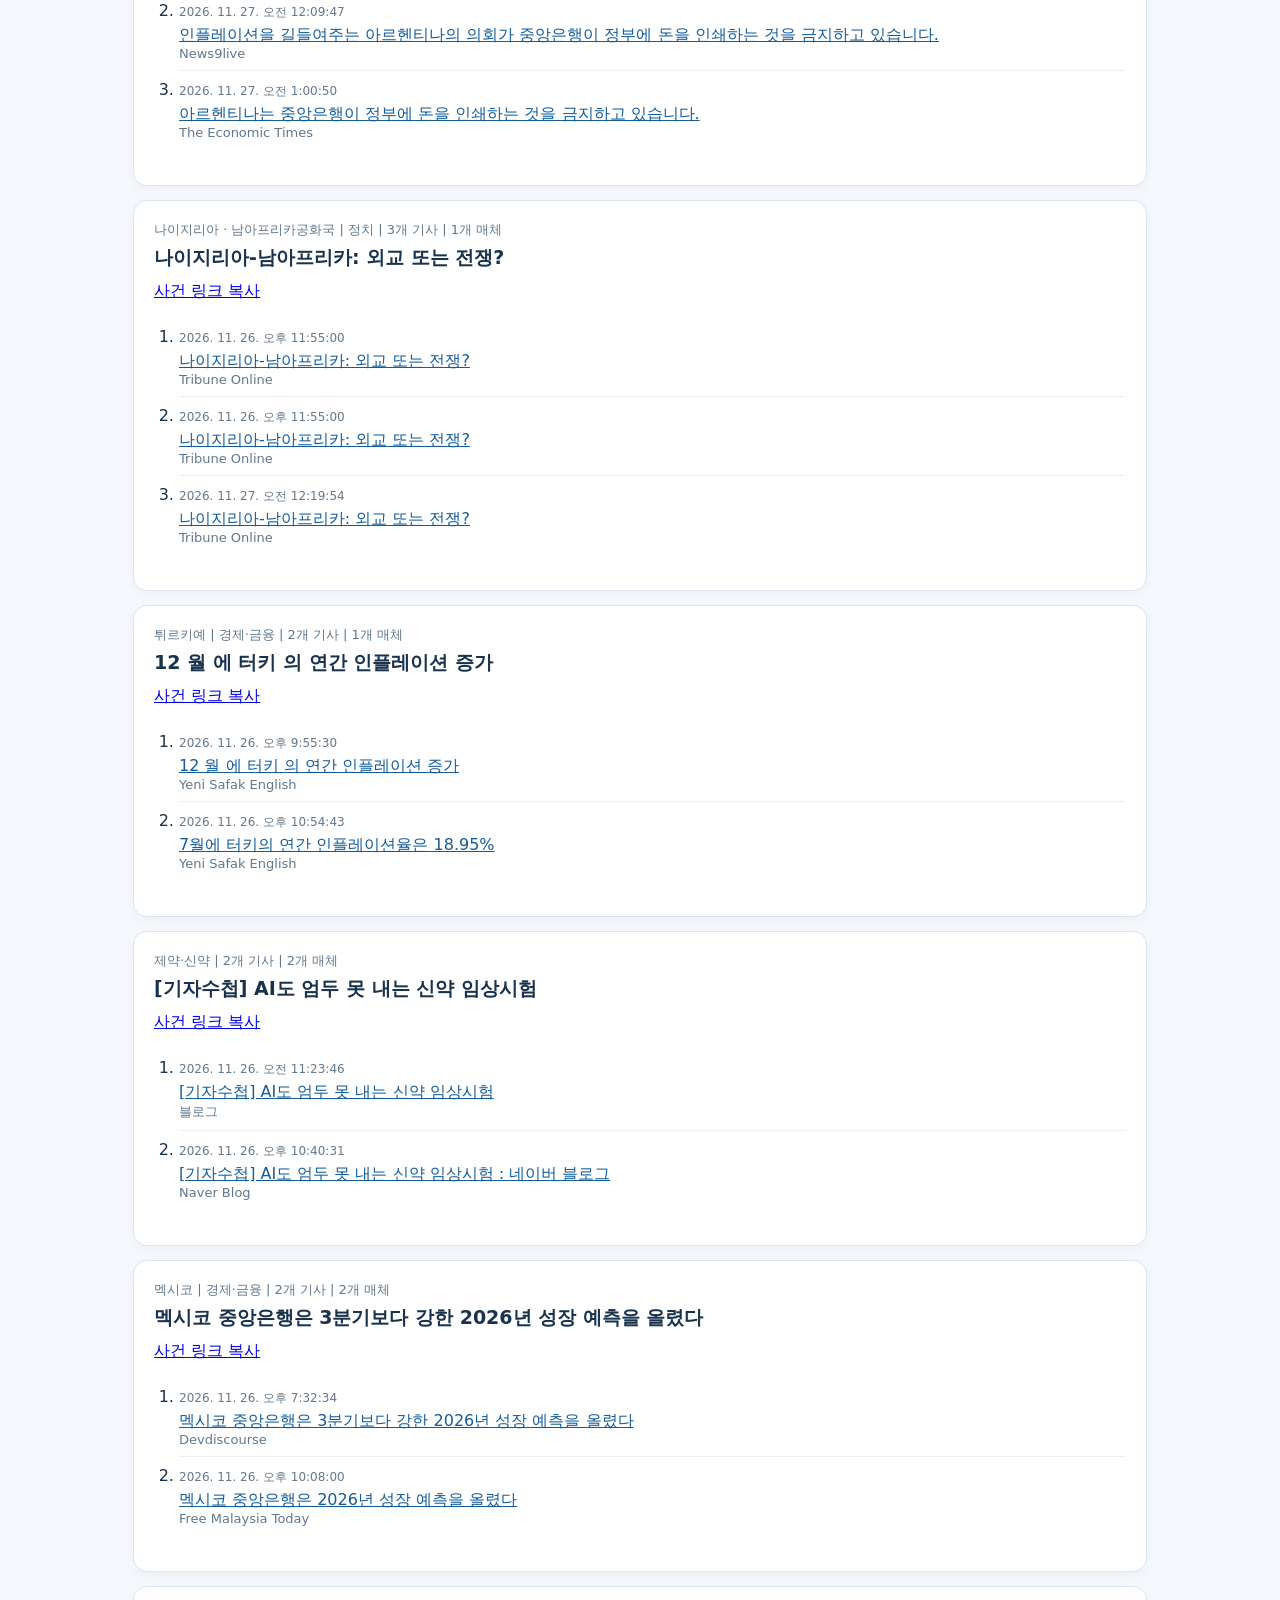
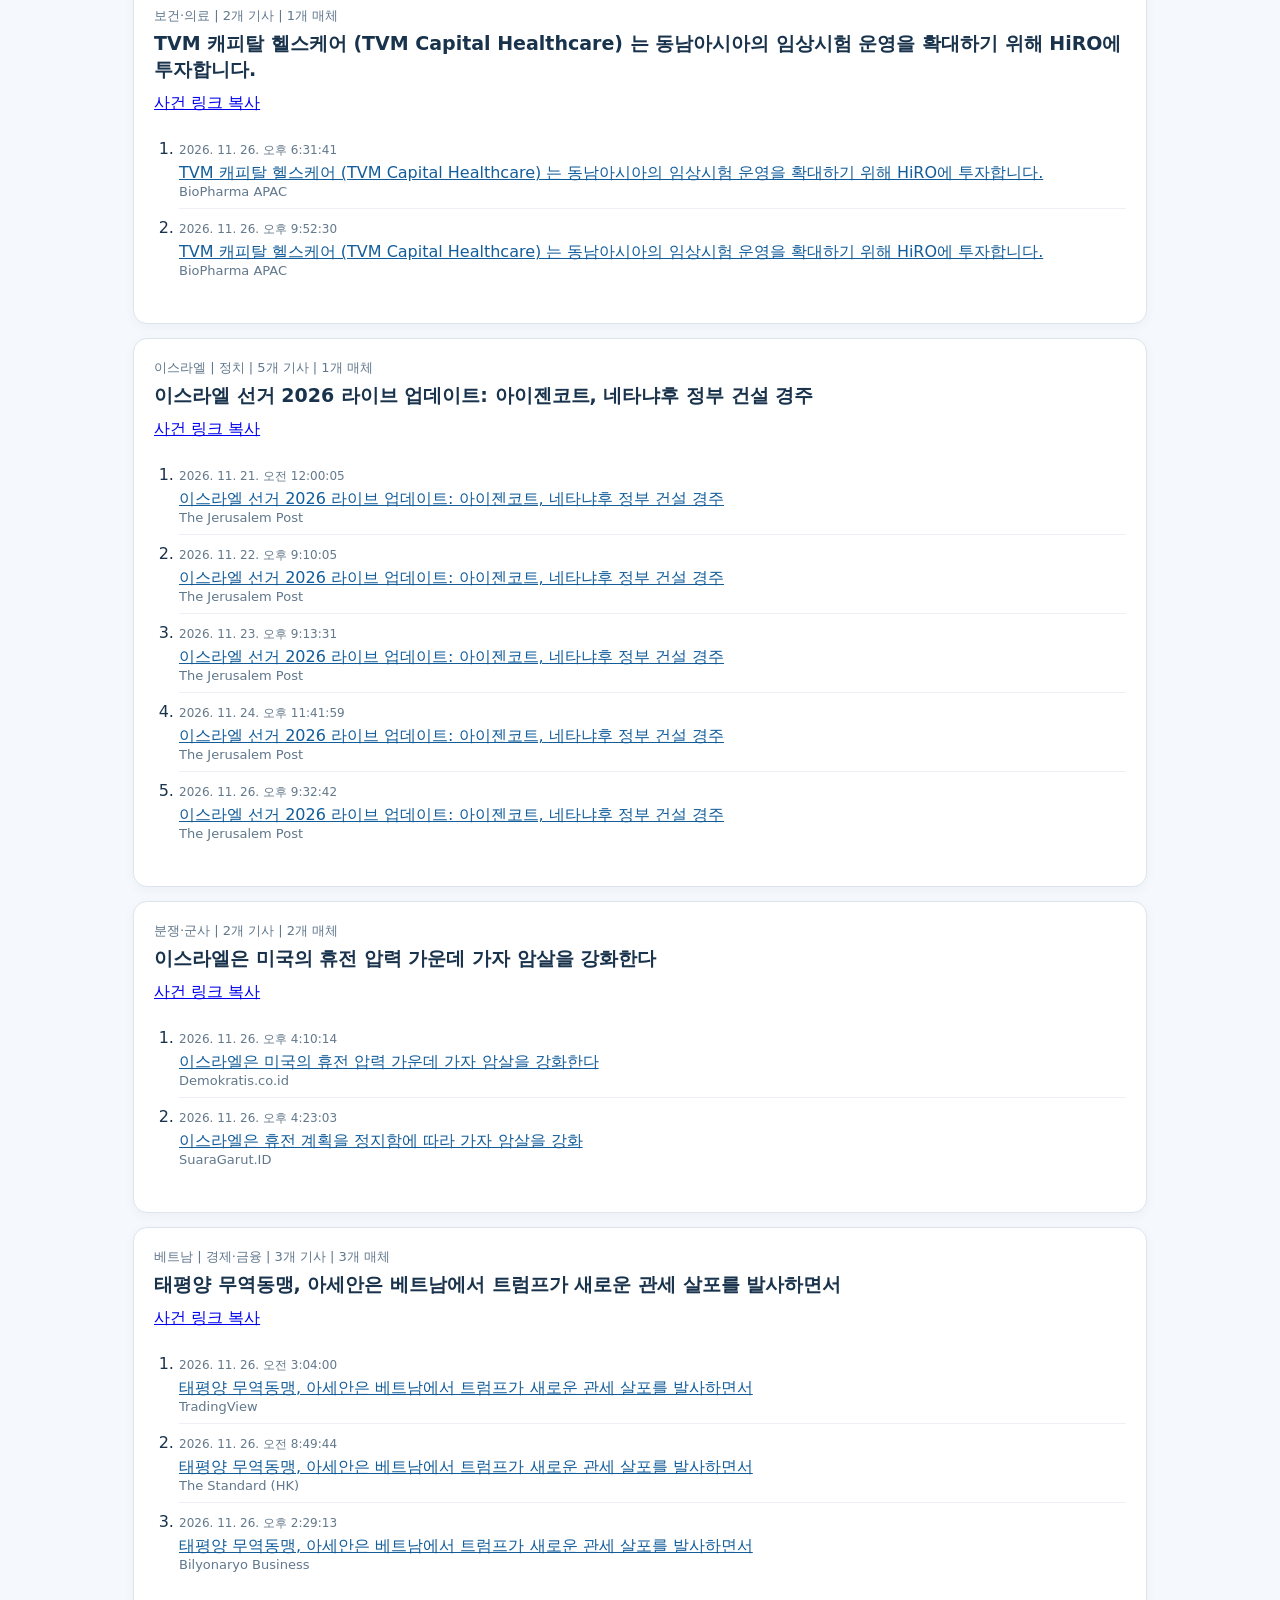
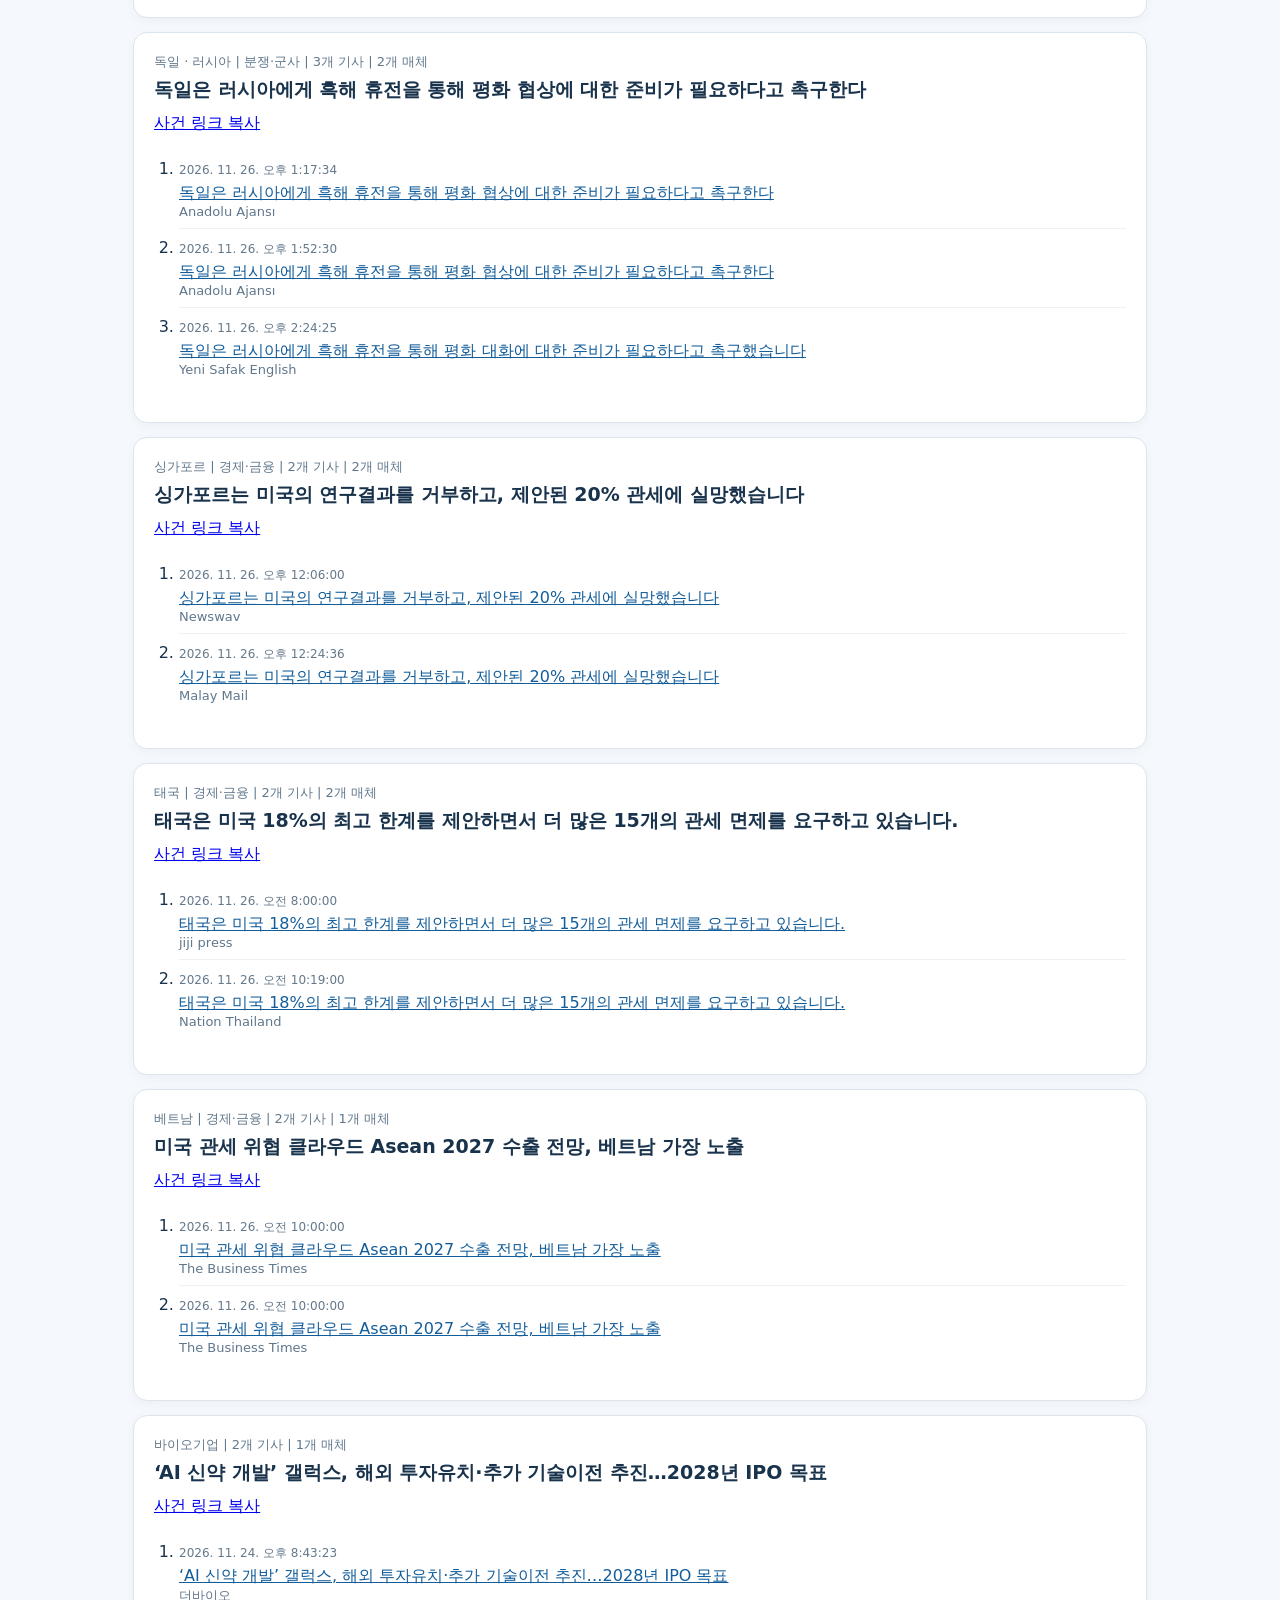
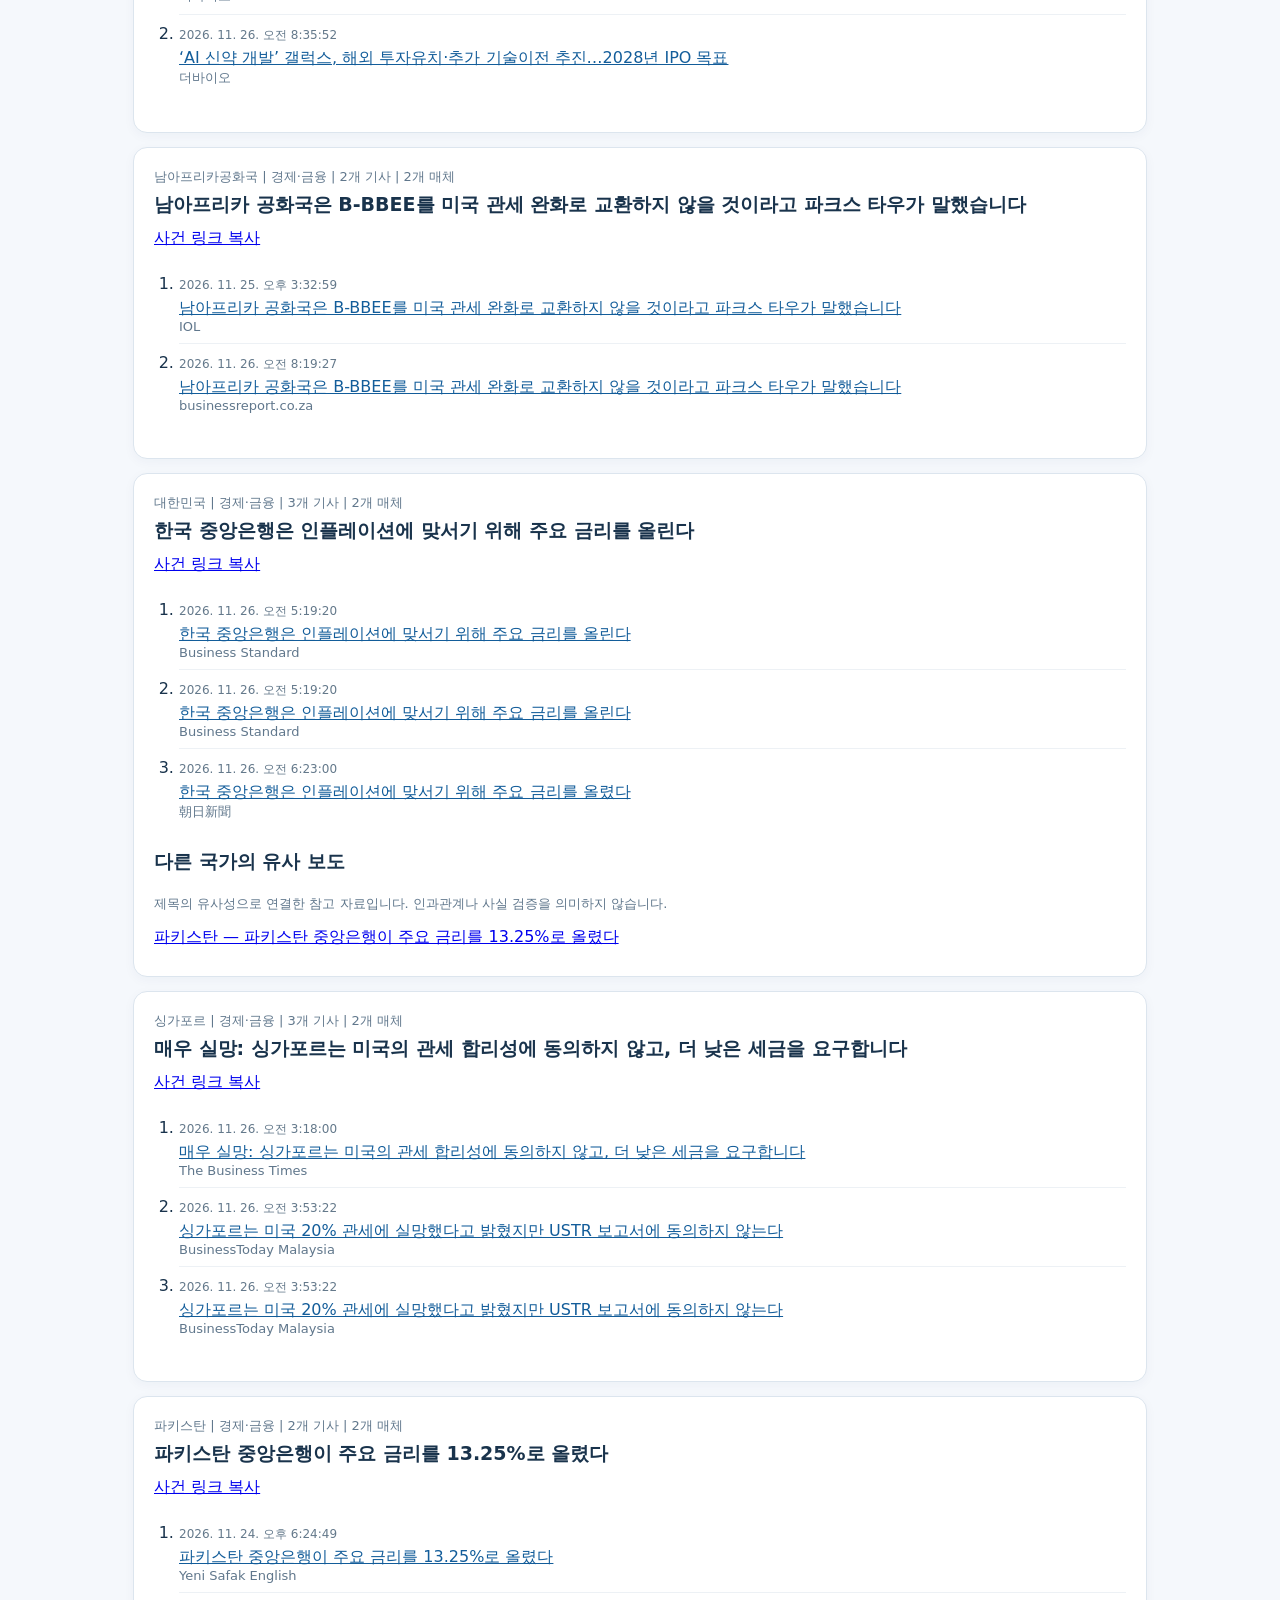
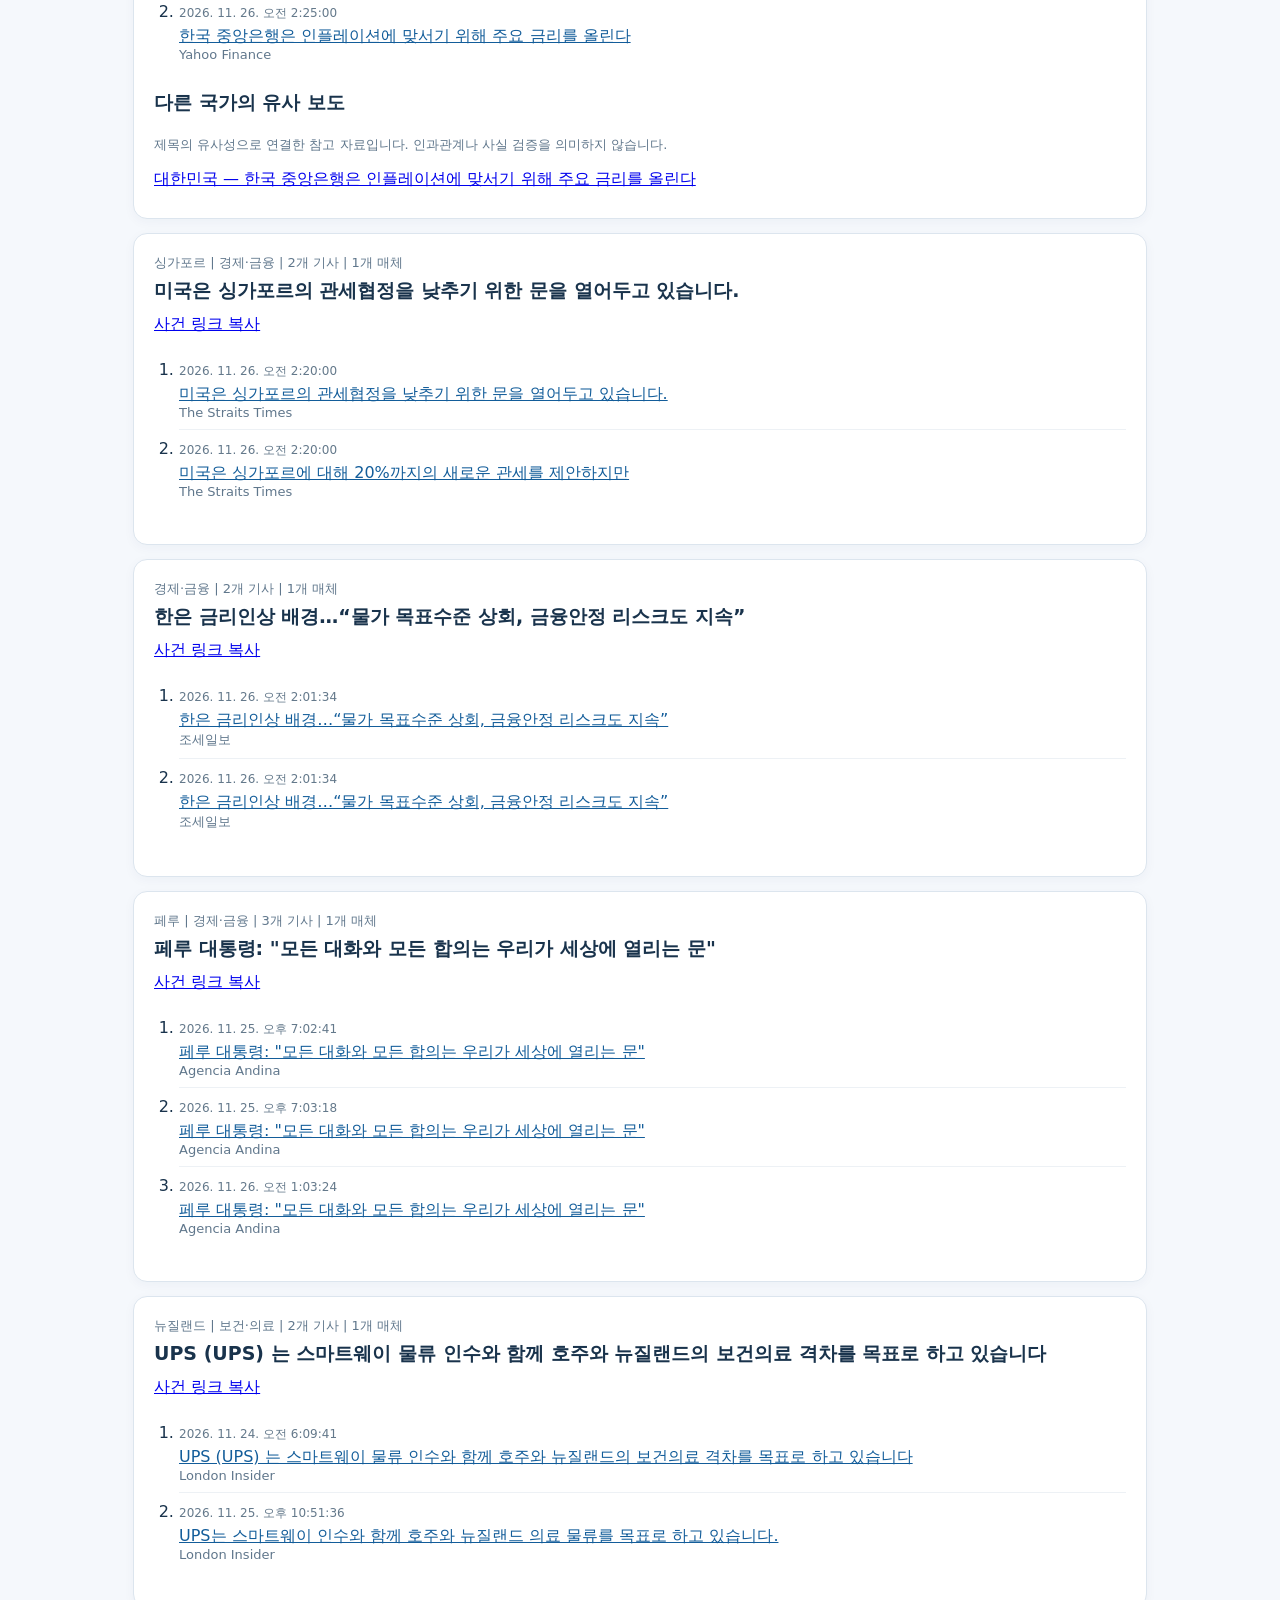
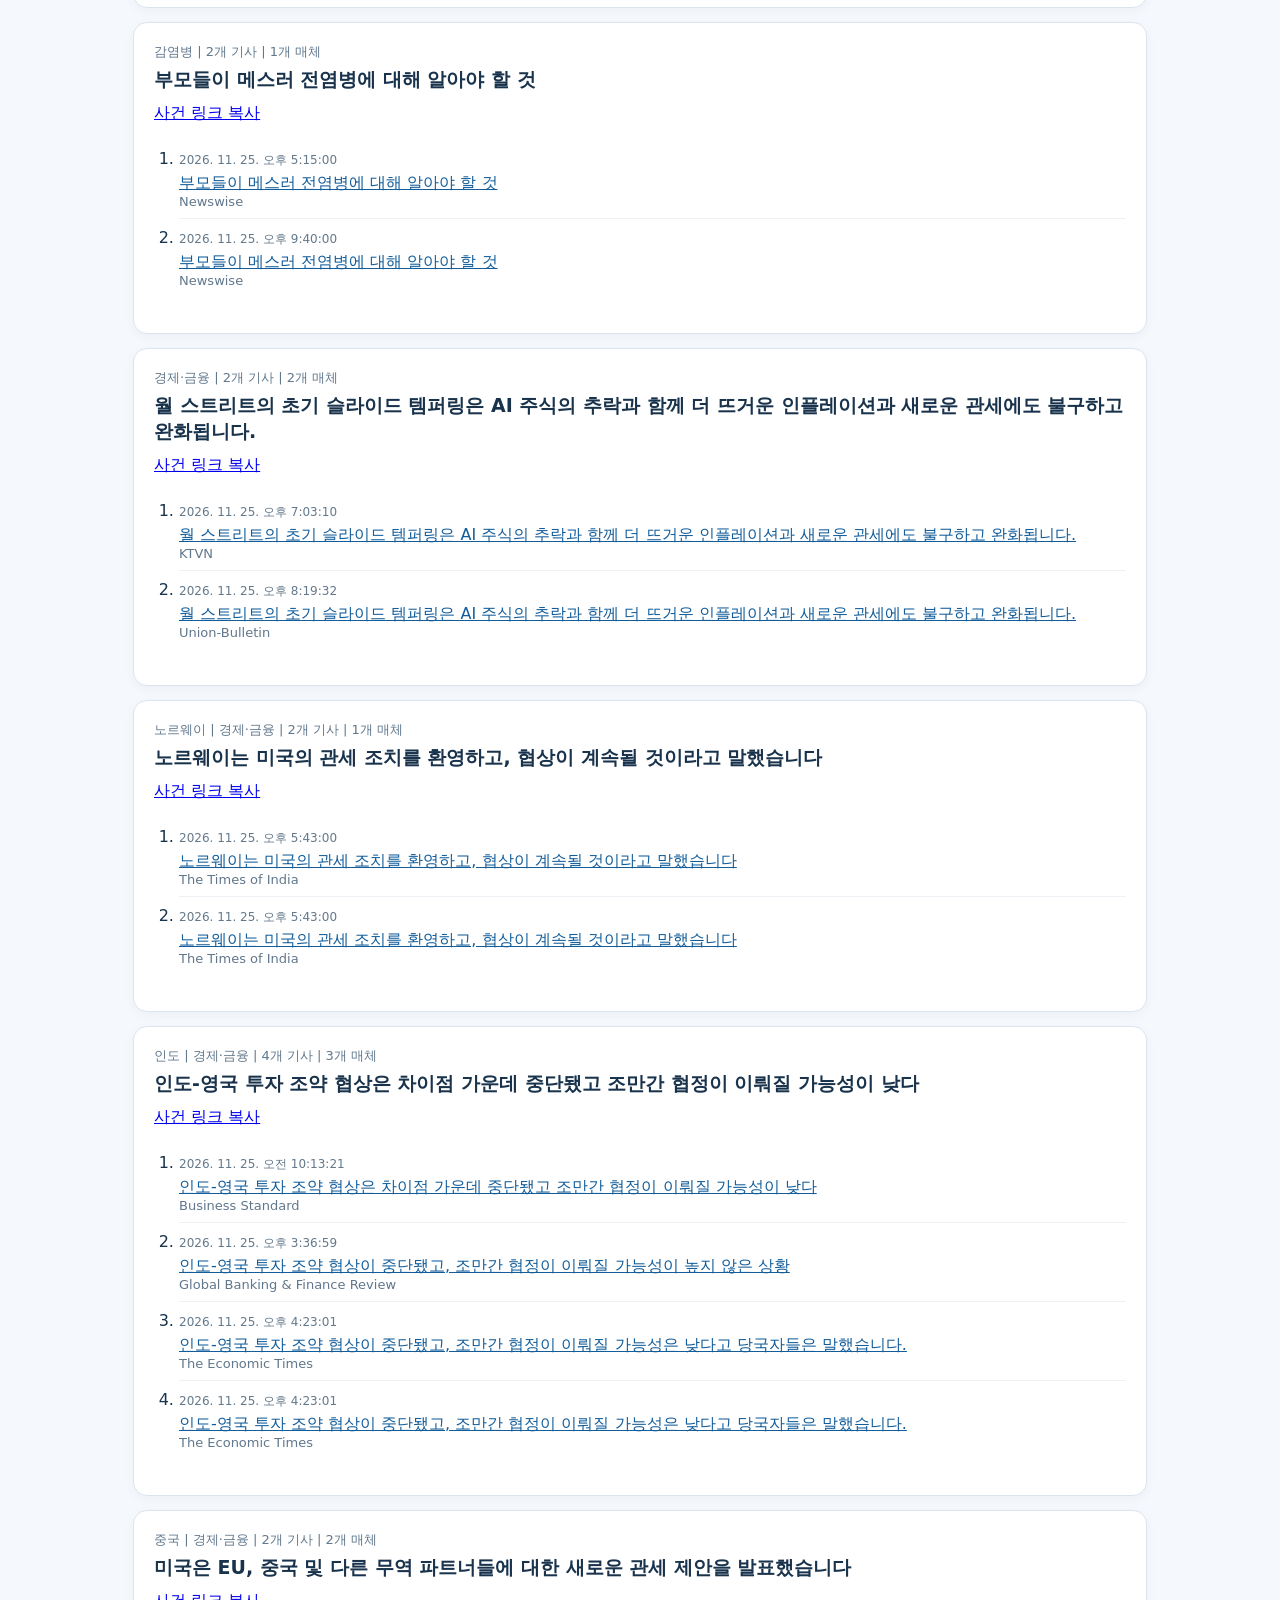
<file: events.html>
<!doctype html>
<html lang="ko">
<head>
<meta charset="utf-8">
<meta name="viewport" content="width=device-width,initial-scale=1">
<title>NEXT BIO | 주요 사건 타임라인</title>
<meta name="description" content="NEXT BIO 세계 주요 사건의 관련 보도와 시간순 원문 링크">
<style>
:root{font-family:system-ui,-apple-system,"Noto Sans KR",sans-serif;color:#19334c;background:#f5f8fc}
*{box-sizing:border-box}body{margin:0}header{background:#123451;color:#fff;padding:22px max(20px,calc((100vw - 1050px)/2))}
header a{color:#fff;text-decoration:none}main{max-width:1050px;margin:auto;padding:26px 18px}
h1{font-size:clamp(24px,4vw,34px);margin:0 0 8px}p{line-height:1.6}
.toolbar{display:flex;gap:10px;flex-wrap:wrap;margin:22px 0}input,select{padding:12px;border:1px solid #c5d2de;border-radius:9px;font:inherit;max-width:100%}
input{flex:1;min-width:220px}select{min-width:140px}
.event{background:#fff;border:1px solid #dce5ee;border-radius:14px;margin:14px 0;padding:20px;box-shadow:0 3px 12px #173b5b0a}
.event h2{font-size:19px;margin:6px 0 10px}.meta{font-size:13px;color:#60778c}
ol{padding-left:25px}li{padding:9px 0;border-bottom:1px solid #edf1f5}li:last-child{border:0}
li a{color:#135d9a;overflow-wrap:anywhere}time{display:block;font-size:12px;color:#64798b;margin-bottom:4px}
.note{color:#60778c;font-size:13px}#status{min-height:24px}
</style>
</head>
<body>
<header><a href="./">← NEXT BIO 세계 뉴스로 돌아가기</a></header>
<main>
<h1>세계 주요 사건 타임라인</h1>
<p>관련 보도를 시간순으로 모아 보여줍니다. 동일 사건 분류는 자동 추정이며, 여러 보도가 독립적인 사실 검증을 뜻하지는 않습니다.</p>
<div class="toolbar"><input id="search" type="search" placeholder="사건·국가·기사 검색" aria-label="사건 검색"><select id="category" aria-label="분야 선택"><option value="">전체 분야</option></select></div>
<p id="status" role="status">사건 데이터를 불러오는 중입니다.</p>
<section id="events" aria-live="polite"></section>
<p class="note">원문 기사 링크를 통해 사실관계를 직접 확인하세요. 이 화면은 예측이나 위험도 평가를 제공하지 않습니다.</p>
</main>
<script>
(() => {
  const eventsNode=document.getElementById('events'),status=document.getElementById('status');
  const search=document.getElementById('search'),category=document.getElementById('category');
  let events=[];
  function node(tag,text,cls){const el=document.createElement(tag);if(text!==undefined)el.textContent=String(text);if(cls)el.className=cls;return el;}
  function render(){
    const q=search.value.trim().toLocaleLowerCase(),cat=category.value;
    const shown=events.filter(e=>(!cat||e.category===cat)&&(!q||[e.title,e.category,...(e.countries||[]),...(e.timeline||[]).map(t=>t.title)].join(' ').toLocaleLowerCase().includes(q)));
    eventsNode.replaceChildren();
    status.textContent=shown.length+'개 사건 표시 / 전체 '+events.length+'개';
    if(!shown.length){eventsNode.append(node('p','조건에 맞는 사건이 없습니다.'));return;}
    for(const e of shown){
      const article=node('article',undefined,'event');
      article.append(node('div',[(e.countries||[]).join(' · '),e.category,(e.article_count||0)+'개 기사',(e.distinct_sources||0)+'개 매체'].filter(Boolean).join(' | '),'meta'));
      const heading=node('h2',e.title||'제목 없음');heading.id='event-'+String(e.id||'').replace(/[^a-zA-Z0-9_-]/g,'');article.append(heading);
      const permalink=node('a','사건 링크 복사');permalink.href='#'+heading.id;permalink.addEventListener('click',()=>{if(navigator.clipboard&&location.protocol==='https:')navigator.clipboard.writeText(location.origin+location.pathname+'#'+heading.id).catch(()=>{});});article.append(permalink);
      const list=node('ol');
      for(const t of (e.timeline||[])){
        const li=node('li');const date=t.published?new Date(t.published):null;
        li.append(node('time',date&&!Number.isNaN(date.getTime())?date.toLocaleString('ko-KR'):'발행일 미상'));
        const link=node('a',t.title||'원문 보기');
        try{const url=new URL(t.url);if(!['https:','http:'].includes(url.protocol))continue;link.href=url.href;link.target='_blank';link.rel='noopener noreferrer';}catch{continue;}
        li.append(link,node('div',t.source||'출처 미표시','meta'));list.append(li);
      }
      article.append(list);
      if(Array.isArray(e.related_events)&&e.related_events.length){
        article.append(node('h3','다른 국가의 유사 보도'));
        article.append(node('p','제목의 유사성으로 연결한 참고 자료입니다. 인과관계나 사실 검증을 의미하지 않습니다.','note'));
        for(const related of e.related_events){const link=node('a',(related.countries||[]).join(' · ')+' — '+(related.title||'관련 사건'));
          if(!/^[a-f0-9]{16}$/.test(String(related.id||'')))continue;
          link.href='#event-'+related.id;link.style.display='block';link.style.margin='8px 0';
          link.addEventListener('click',()=>{search.value='';category.value='';render();});article.append(link)}
      }
      eventsNode.append(article);
    }
  }
  Promise.resolve().then(async()=>{
    const res=await fetch('./data/event-timelines.json',{cache:'no-store'});
    if(!res.ok)throw Error('데이터가 아직 생성되지 않았습니다');
    const data=await res.json();if(!Array.isArray(data.events))throw Error('데이터 형식이 올바르지 않습니다');
    events=data.events;
    for(const c of [...new Set(events.map(e=>e.category).filter(Boolean))].sort())category.append(node('option',c));
    render();
  }).catch(e=>{status.textContent='타임라인을 표시할 수 없습니다: '+e.message;});
  search.addEventListener('input',render);category.addEventListener('change',render);
})();
</script>
</body></html>
</file>
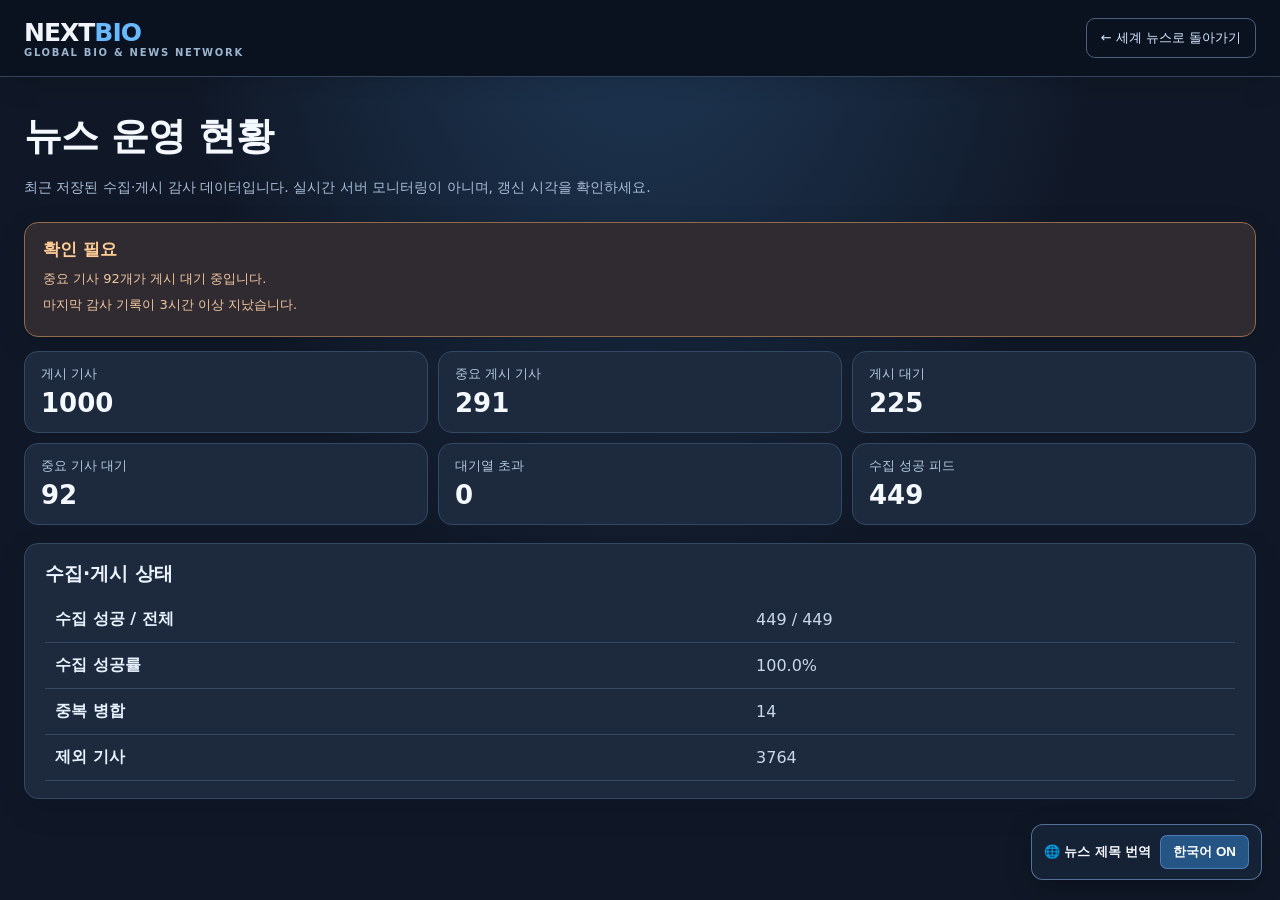
<file: operations.html>
<!doctype html>
<html lang="ko"><head><meta charset="utf-8"><meta name="viewport" content="width=device-width,initial-scale=1">
<title>NEXT BIO | 뉴스 운영 현황</title>
<style>
:root{font-family:system-ui,-apple-system,"Noto Sans KR",sans-serif;color:#1c344c;background:#f5f8fc}*{box-sizing:border-box}body{margin:0}
header{padding:20px max(18px,calc((100vw - 1050px)/2));background:#123451}header a{color:#fff;text-decoration:none}
main{max-width:1050px;margin:auto;padding:26px 18px}h1{font-size:clamp(23px,4vw,32px)}
.grid{display:grid;grid-template-columns:repeat(auto-fit,minmax(180px,1fr));gap:12px;margin:20px 0}
.card{padding:18px;border:1px solid #dae4ee;border-radius:13px;background:#fff}
.card strong{font-size:27px;display:block;margin-top:8px}.muted{color:#63798e;font-size:13px;line-height:1.6}
section{background:#fff;padding:18px;border-radius:13px;border:1px solid #dae4ee;margin:14px 0}
table{border-collapse:collapse;width:100%}th,td{padding:9px;text-align:left;border-bottom:1px solid #e7edf3}
</style><style>
/* NEXT BIO shared dark command-center design */
:root{color-scheme:dark;font-family:system-ui,-apple-system,'Noto Sans KR',sans-serif;background:#101827;color:#e5edf7}
*{box-sizing:border-box}body{margin:0;background:radial-gradient(ellipse at 50% -15%,#203c5b 0%,#101827 52%);min-height:100vh;color:#e5edf7}
header{background:#0a1220;border-bottom:1px solid #33445c;padding:0 24px;box-shadow:0 6px 25px #0002}
.header-inner{max-width:1280px;margin:auto;min-height:76px;display:flex;align-items:center;justify-content:space-between;gap:16px;flex-wrap:wrap}
.brand{font-size:25px;font-weight:850;letter-spacing:-1px;text-decoration:none!important;color:#f1f5fb}.brand span{color:#69b9ff}.brand small{display:block;color:#9db4ce;font-size:10px;letter-spacing:1.7px;font-weight:600}
.back-link{border:1px solid #49617d;padding:10px 14px;border-radius:9px;color:#d7e9ff;text-decoration:none;font-size:13px}.back-link:hover{background:#233951}
main{max-width:1280px;margin:auto;padding:34px 24px 72px}h1{font-size:clamp(27px,3.3vw,38px);margin:0 0 12px;letter-spacing:-.7px;color:#f4f8ff}h2{font-size:19px;color:#eaf3ff;margin:0 0 17px}
.notice,.muted,main>p:not(#status){color:#a9bdd7;line-height:1.7;font-size:14px}#status{color:#91c5ff;font-size:13px;margin:12px 0 22px}
.grid{display:grid;grid-template-columns:repeat(auto-fit,minmax(min(100%,290px),1fr));gap:14px;margin:22px 0}
.card,section:not(.card){background:#1d2a3d;border:1px solid #334963;border-radius:14px;box-shadow:0 10px 28px #050c1829;padding:22px}
.card{transition:border-color .2s,background .2s}.card:hover{border-color:#5d84b0;background:#24364d}.card strong,.count{color:#f4f8ff;font-size:30px;line-height:1.4;font-variant-numeric:tabular-nums}.meta,small{color:#a9bdd7;font-size:13px}
a{color:#9bccff;overflow-wrap:anywhere}a:hover{color:#d7ebff}li{margin:13px 0;line-height:1.7}p{line-height:1.65}table{width:100%;border-collapse:collapse}th,td{padding:12px 10px;text-align:left;border-bottom:1px solid #344963;color:#c8d8eb}th{color:#e7f2ff}#alerts{border-color:#946a48;background:#302b30}#alerts h2{color:#ffcd95}
@media(max-width:620px){header{padding:0 16px}.header-inner{min-height:72px}.brand{font-size:21px}.back-link{font-size:11px;padding:8px}main{padding:24px 14px 50px}.grid{grid-template-columns:1fr 1fr}.card,section:not(.card){padding:16px}.card strong,.count{font-size:25px}table{font-size:12px}th,td{padding:9px 5px}}
@media(max-width:390px){.grid{grid-template-columns:1fr}}

/* Compact operations layout: less unused space in status cards */
#cards.grid{grid-template-columns:repeat(3,minmax(0,1fr));gap:10px;margin:14px 0 18px}
#cards .card{padding:13px 16px;min-height:0;box-shadow:none}
#cards .card span{display:block;font-size:13px;line-height:1.4}
#cards .card strong{font-size:26px;line-height:1.2;margin-top:5px}
#alerts{padding:15px 18px;margin:12px 0}
#alerts h2{margin:0 0 7px;font-size:17px}
#alerts p{margin:5px 0;font-size:13px}
main>section:not(#alerts){padding:17px 20px;margin:12px 0}
main>section:not(#alerts) h2{margin-bottom:10px}
@media(max-width:760px){#cards.grid{grid-template-columns:repeat(2,minmax(0,1fr))}}
@media(max-width:420px){#cards .card{padding:12px}#cards .card strong{font-size:24px}}
</style><style>
/* Shared preferences: follow NEXT BIO home light/dark selection */
html.nb-light{color-scheme:light;background:#f3f7fb;color:#17344e}
html.nb-light body{background:#f3f7fb;color:#17344e}
html.nb-light header{background:#fff;border-color:#d7e3ef}
html.nb-light .brand{color:#17344e}html.nb-light .brand small{color:#647c95}
html.nb-light .back-link{color:#21577e;border-color:#bdcfe0}
html.nb-light .back-link:hover{background:#eaf2f9}
html.nb-light h1,html.nb-light h2{color:#17344e}
html.nb-light main>p:not(#status),html.nb-light .notice,html.nb-light .muted,html.nb-light small,html.nb-light .meta{color:#60778b}
html.nb-light #status{color:#245f96}
html.nb-light .card,html.nb-light section,html.nb-light .stat,html.nb-light section.panel,html.nb-light article,html.nb-light .controls{background:#fff;border-color:#dbe5ee;color:#17344e;box-shadow:0 6px 20px #17344e0a}
html.nb-light .card:hover,html.nb-light article:hover{background:#f4f9ff;border-color:#abc6df}
html.nb-light .card strong,html.nb-light .count,html.nb-light .stat strong{color:#17344e}
html.nb-light section div,html.nb-light section p,html.nb-light article p{color:#526b83}
html.nb-light a:not(.brand):not(.back-link){color:#12639a}
html.nb-light th,html.nb-light td{color:#25435f;border-color:#e2eaf2}
html.nb-light #alerts{background:#fff8ef;border-color:#dfbd8b}html.nb-light #alerts h2{color:#9c5b15}
html.nb-light input,html.nb-light select,html.nb-light button{background:#fff;color:#17344e;border-color:#b9cad9}
html.nb-light button{background:#e8f1fa}html.nb-light button:hover{background:#d7e8f7}
html.nb-light article details,html.nb-light section h2:not(:first-child),html.nb-light li{border-color:#e1eaf3}

/* Operations palette: explicitly cover every visible dashboard surface */
html.nb-light body #cards .card,html.nb-light body main>section:not(#alerts){background:#fff;border-color:#dbe5ee;color:#17344e}
html.nb-light body #cards .card strong{color:#17344e}
html.nb-light body #cards .card span{color:#526b83}
html.nb-light body #alerts{background:#fff8ef;border-color:#dfbd8b;color:#75471d}
html.nb-light body #alerts h2{color:#9c5b15}
html.nb-light body #alerts p{color:#75471d}
html.nb-light body #details td,html.nb-light body #details th{color:#25435f;border-bottom-color:#e2eaf2}
html.nb-light body #details tr:last-child td{border-bottom-color:transparent}
html:not(.nb-light) body #cards .card{background:#1d2a3d;color:#e5edf7;border-color:#334963}
html:not(.nb-light) body #cards .card strong{color:#f4f8ff}
html:not(.nb-light) body #cards .card span{color:#b5c9df}
html:not(.nb-light) body #alerts{background:#302b30;color:#f0c6a1;border-color:#946a48}
html:not(.nb-light) body #alerts p{color:#f0c6a1}
</style><script>
/* Preferences are shared with the home page; keep original news data intact. */
(function(){
 const root=document.documentElement;
 function theme(){root.classList.remove('nb-light');}
 theme();window.addEventListener('storage',e=>{if(e.key==='nextbio-theme')theme();if(e.key==='nextbio-title-translation')window.dispatchEvent(new Event('nextbio-translation-preference'))});
 window.NEXTBIO_translationOn=function(){try{return localStorage.getItem('nextbio-title-translation')!=='off'}catch(e){return true}};
 window.NEXTBIO_displayTitle=function(a){return window.NEXTBIO_translationOn()?(a.title_ko||a.title||a.original_title||'제목 없음'):(a.original_title||a.title||'제목 없음')};
})();
</script><link rel="stylesheet" href="./nextbio-translation.css?v=2"><script src="./nextbio-translation.js?v=2" defer></script></head><body>
<header><div class="header-inner"><a class="brand" href="./">NEXT<span>BIO</span><small>GLOBAL BIO & NEWS NETWORK</small></a><a class="back-link" href="./">← 세계 뉴스로 돌아가기</a></div></header>
<main><h1>뉴스 운영 현황</h1><p class="muted">최근 저장된 수집·게시 감사 데이터입니다. 실시간 서버 모니터링이 아니며, 갱신 시각을 확인하세요.</p>
<p id="status" role="status">데이터를 불러오는 중입니다.</p><section id="alerts" aria-label="운영 경고" hidden></section><div id="cards" class="grid"></div><section><h2>수집·게시 상태</h2><table><tbody id="details"></tbody></table></section>
</main>
<script>
(async()=>{
const status=document.getElementById('status'),cards=document.getElementById('cards'),details=document.getElementById('details'),alerts=document.getElementById('alerts');
const add=(parent,tag,value)=>{const n=document.createElement(tag);n.textContent=String(value??'정보 없음');parent.append(n);return n};
try{
const response=await fetch('./data/news_quality_audit.json',{cache:'no-store'});if(!response.ok)throw Error('감사 데이터가 아직 없습니다');
const data=await response.json(),pub=data.publication||{};
const warnings=[];
if(Number(pub.pending_overflow)>0)warnings.push('대기열 초과로 보존하지 못한 기사가 있습니다.');
if(Number(pub.important_pending)>0)warnings.push('중요 기사 '+pub.important_pending+'개가 게시 대기 중입니다.');
if(Number(data.attempted_feeds)>0&&Number(data.feed_success_rate)<0.5)warnings.push('수집 피드 성공률이 50% 미만입니다.');
const last=Date.parse(pub.updated||data.updated||'');
if(Number.isFinite(last)&&Date.now()-last>3*3600000)warnings.push('마지막 감사 기록이 3시간 이상 지났습니다.');
if(warnings.length){alerts.hidden=false;add(alerts,'h2','확인 필요');for(const warning of warnings)add(alerts,'p',warning)}
const metrics=[['게시 기사',pub.published],['중요 게시 기사',pub.important_published],['게시 대기',pub.pending],['중요 기사 대기',pub.important_pending],['대기열 초과',pub.pending_overflow],['수집 성공 피드',data.successful_feeds]];
for(const [name,value] of metrics){const card=add(cards,'div','');card.className='card';add(card,'span',name);add(card,'strong',value??'—')}
for(const [name,value] of [['수집 성공 / 전체',String(data.successful_feeds??'—')+' / '+String(data.attempted_feeds??'—')],['수집 성공률',data.feed_success_rate==null?'—':(data.feed_success_rate*100).toFixed(1)+'%'],['중복 병합',data.event_duplicates_merged],['제외 기사',data.excluded_total]]){
const tr=document.createElement('tr');add(tr,'th',name);add(tr,'td',value);details.append(tr)}
status.textContent='';
}catch(e){status.textContent='운영 현황을 불러올 수 없습니다: '+e.message}
})();
</script></body></html>
</file>
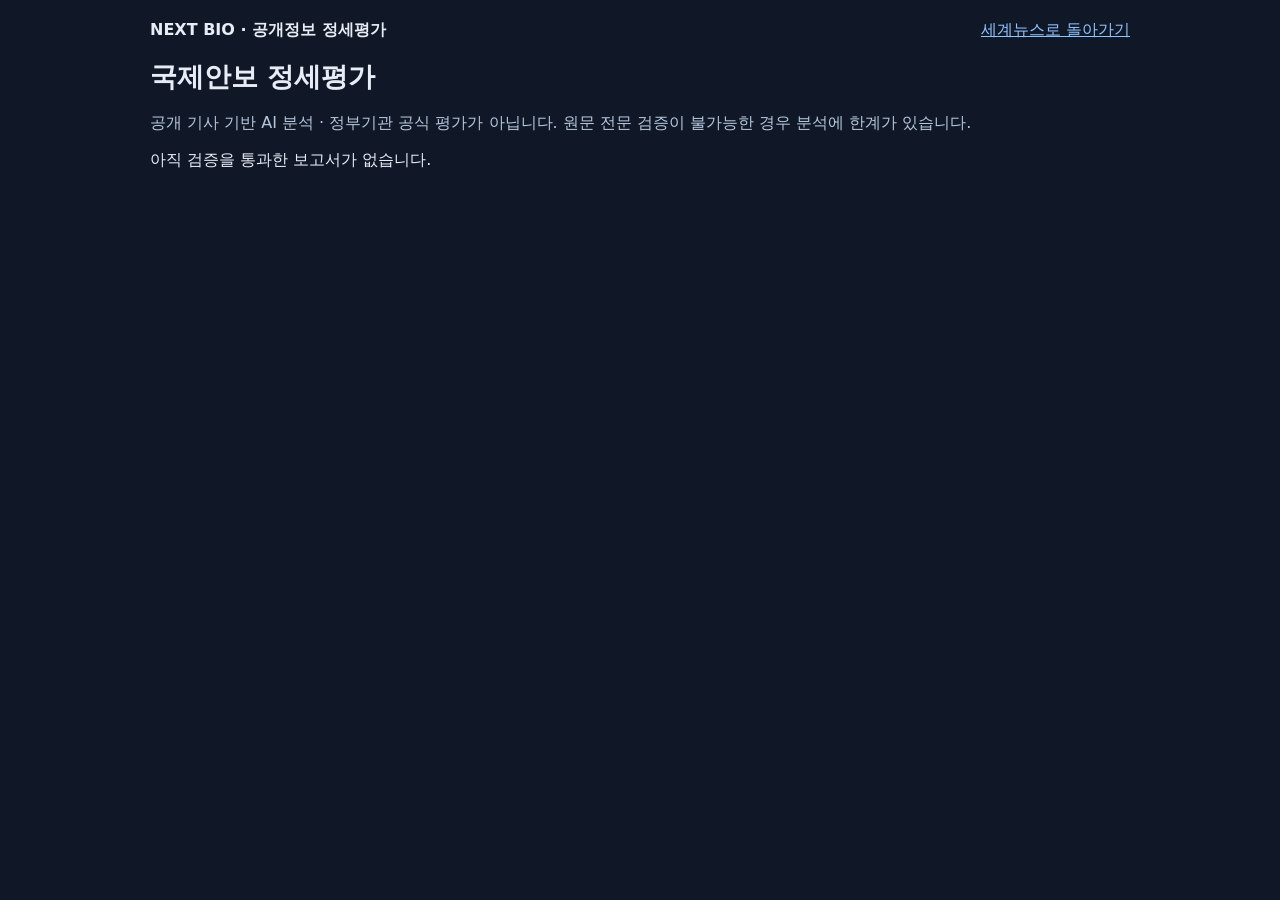
<file: security-reports.html>
<!doctype html>
<html lang="ko"><head><meta charset="utf-8"><meta name="viewport" content="width=device-width,initial-scale=1">
<title>NEXT BIO | 국제안보 정세평가</title>
<style>
:root{color-scheme:dark;font-family:system-ui,-apple-system,"Noto Sans KR",sans-serif;background:#101827;color:#e7edf7}
body{max-width:980px;margin:auto;padding:20px}a{color:#8fc3ff}header{display:flex;justify-content:space-between;gap:16px;align-items:center}
article{background:#1d2a3d;border:1px solid #33445c;border-radius:14px;padding:22px;margin:18px 0}
small,.muted{color:#b5c6dc}h1{font-size:1.7rem}h2{font-size:1.3rem}h3{font-size:1rem;margin-top:22px}
li{margin:8px 0;line-height:1.6}.pill{background:#33445c;border-radius:99px;padding:5px 10px;display:inline-block}
</style></head><body><header><strong>NEXT BIO · 공개정보 정세평가</strong><a href="./index.html">세계뉴스로 돌아가기</a></header>
<h1>국제안보 정세평가</h1><p class="muted">공개 기사 기반 AI 분석 · 정부기관 공식 평가가 아닙니다. 원문 전문 검증이 불가능한 경우 분석에 한계가 있습니다.</p>
<main id="reports"><p>보고서를 불러오는 중입니다.</p></main>
<script>
const el=document.getElementById("reports");
function node(tag,content,parent){const x=document.createElement(tag);x.textContent=content;parent.append(x);return x}
function section(parent,title,items){node("h3",title,parent);const ul=document.createElement("ul");parent.append(ul);for(const s of items||[])node("li",s,ul)}
fetch("./data/security_reports.json",{cache:"no-store"}).then(r=>{if(!r.ok)throw Error("HTTP "+r.status);return r.json()}).then(data=>{
el.replaceChildren();const reports=data.reports||[];
if(!reports.length){node("p","아직 검증을 통과한 보고서가 없습니다.",el);return}
for(const r of reports){const a=r.assessment||{},card=document.createElement("article");el.append(card);
node("small",r.topic_name+" · "+r.type+" · "+new Date(r.created_at).toLocaleString("ko-KR"),card);
node("h2",a.headline||"정세평가",card);
node("p","평가 신뢰도: "+(a.confidence||"미정")+" | 위험도: "+(a.risk||"평가 불가"),card);
section(card,"Ⅰ. 핵심 판단",a.key_judgments);section(card,"Ⅱ. 주요 정세",a.situation);
section(card,"Ⅲ. 전략적 함의",a.implications);section(card,"Ⅳ. 향후 7일",a.outlook_7d);
section(card,"Ⅴ. 향후 30일",a.outlook_30d);section(card,"Ⅵ. 관찰 지표",a.indicators);
node("h3","분석의 한계",card);node("p",a.limitations||"공개 자료에 한정됨",card);
node("h3","근거 자료",card);const ul=document.createElement("ul");card.append(ul);
for(const s of r.sources||[]){const li=document.createElement("li");ul.append(li);const link=document.createElement("a");link.href=s.url;link.target="_blank";link.rel="noopener noreferrer";link.textContent=s.title+" — "+s.source;li.append(link)}
}
}).catch(()=>{el.textContent="보고서 데이터를 불러오지 못했습니다."});
</script></body></html>
</file>
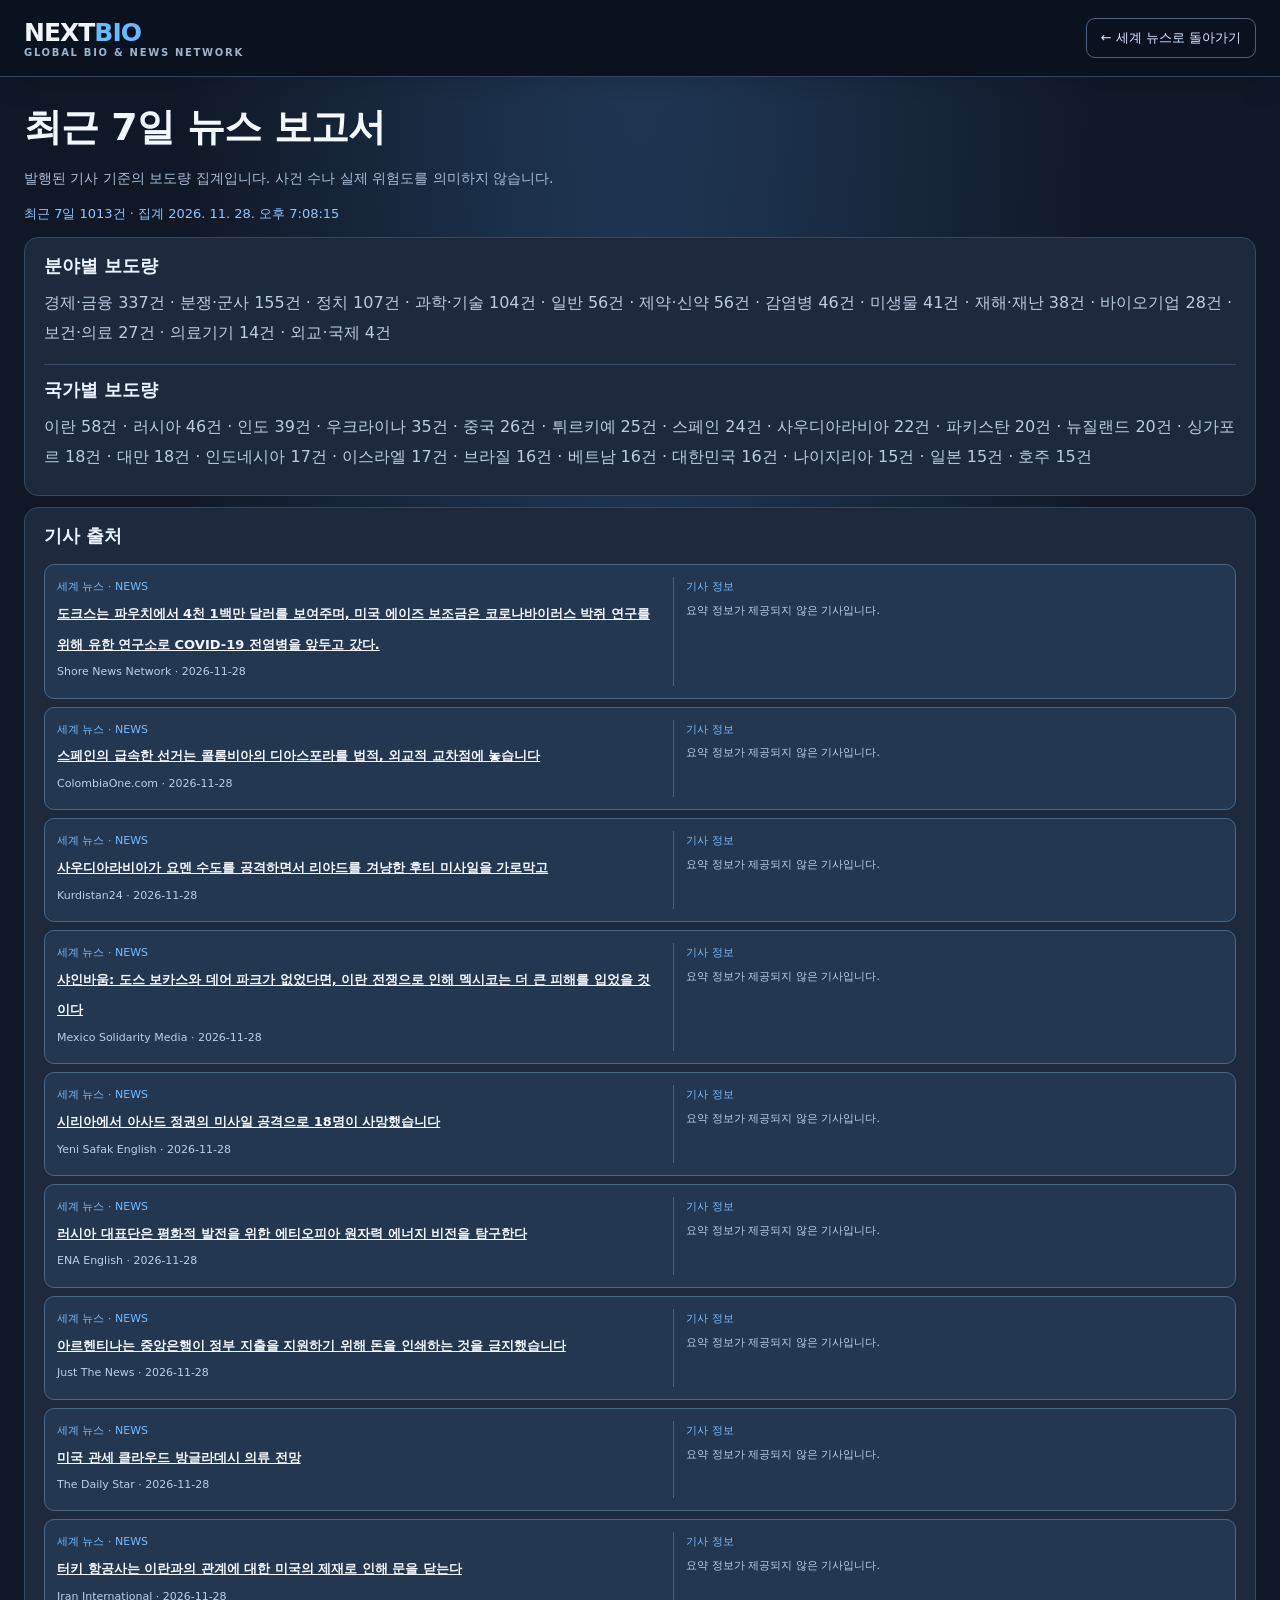
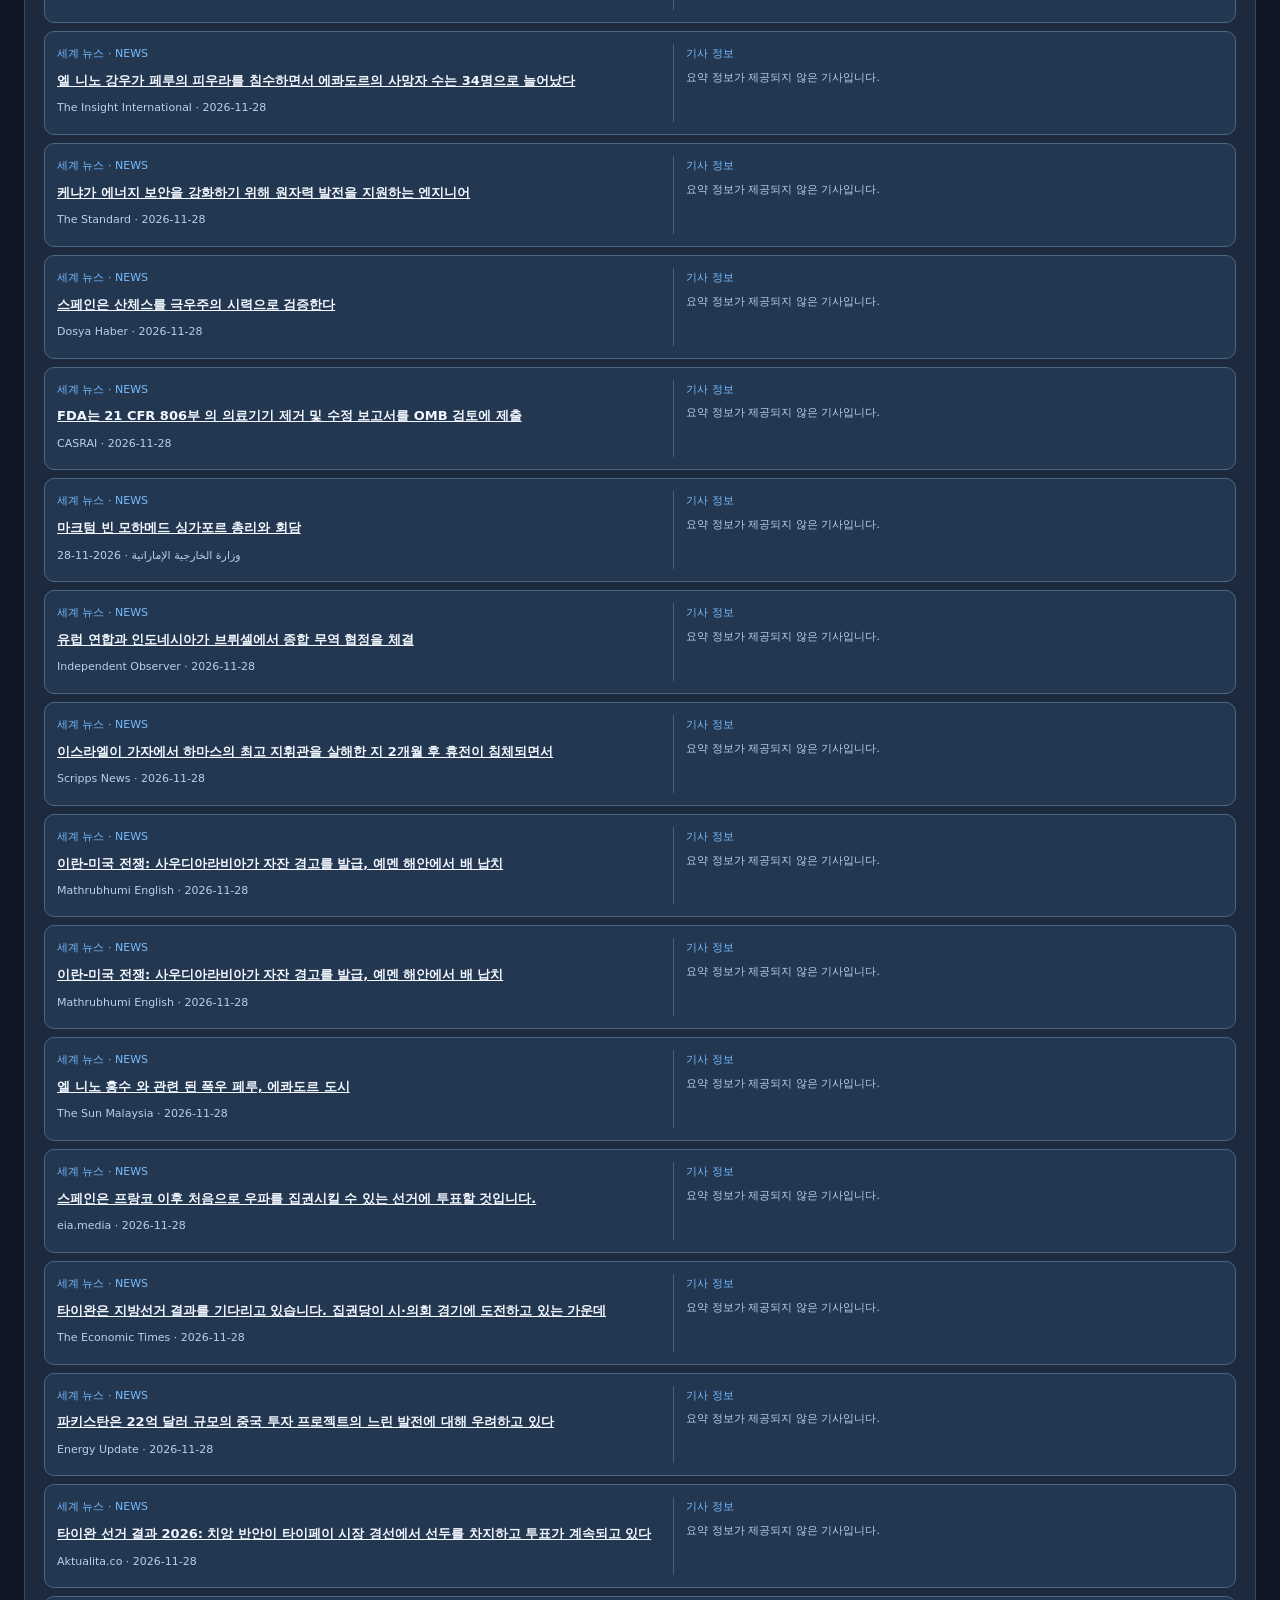
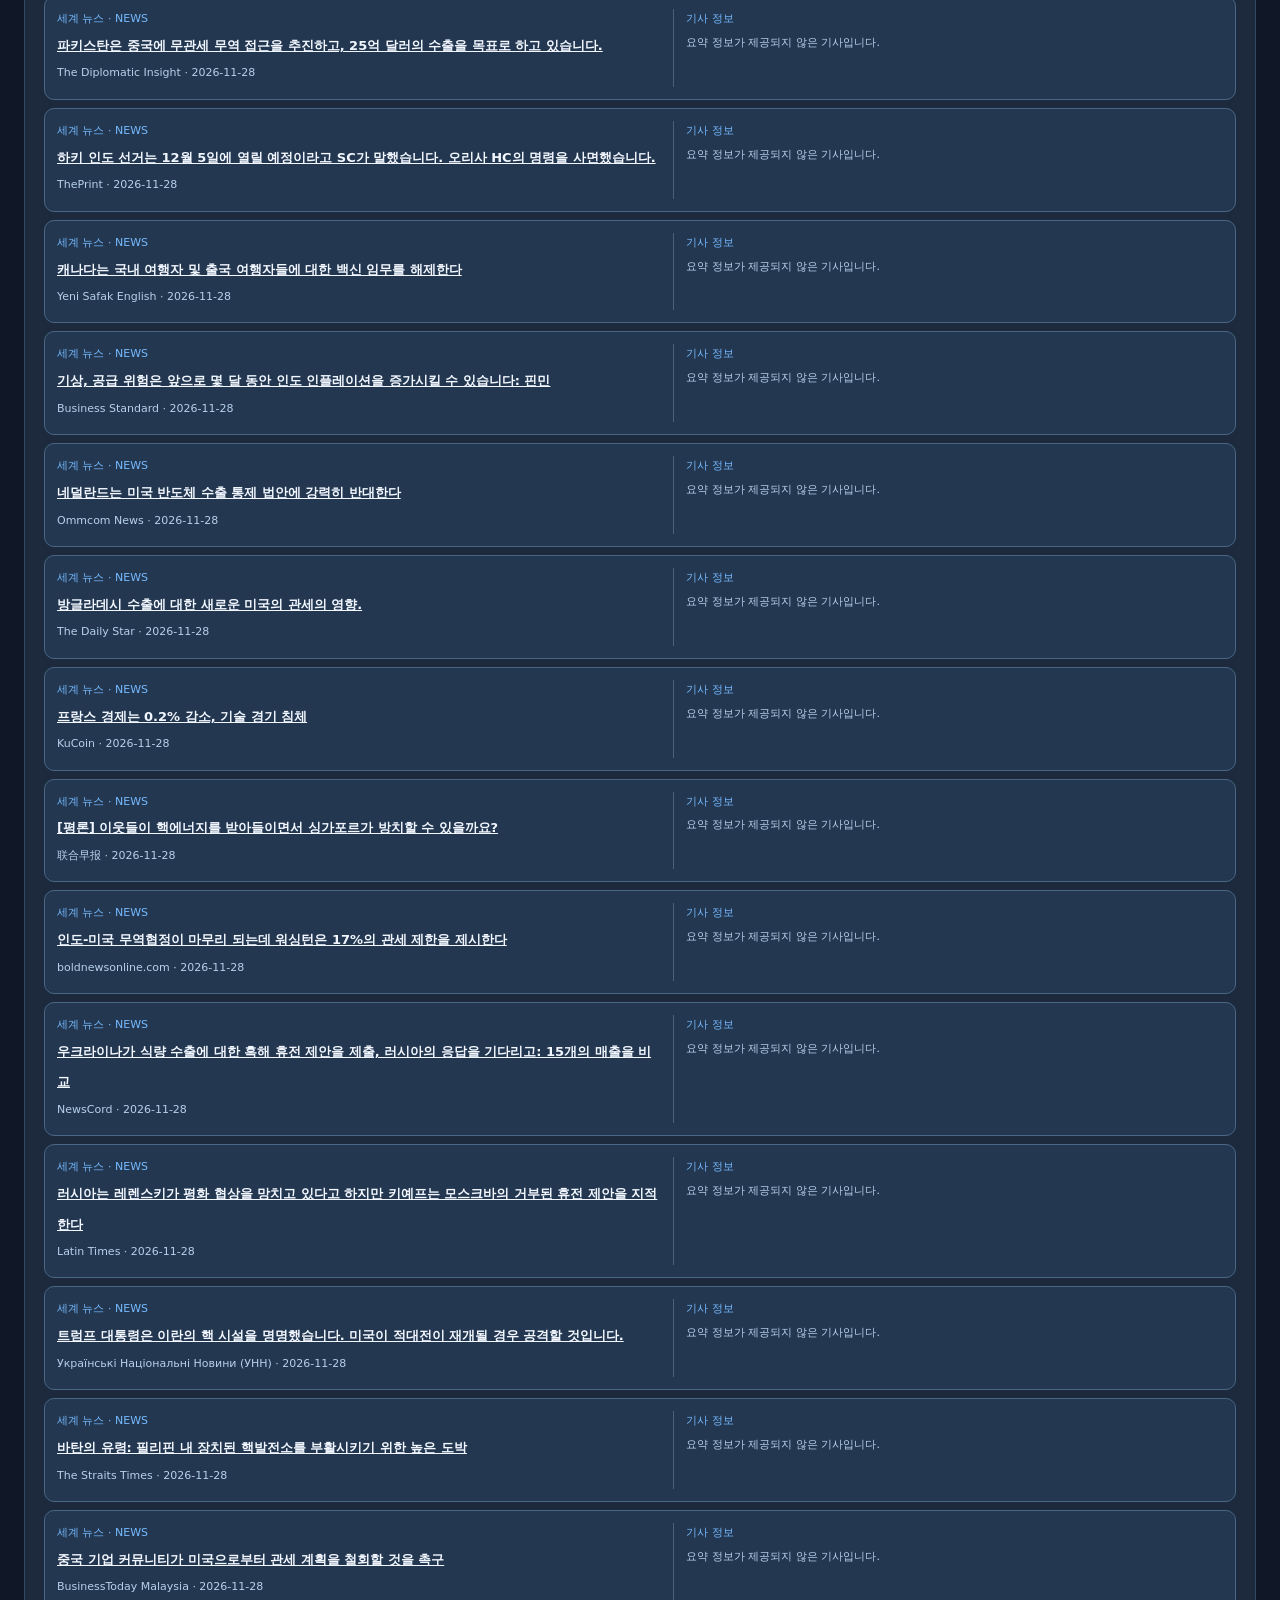
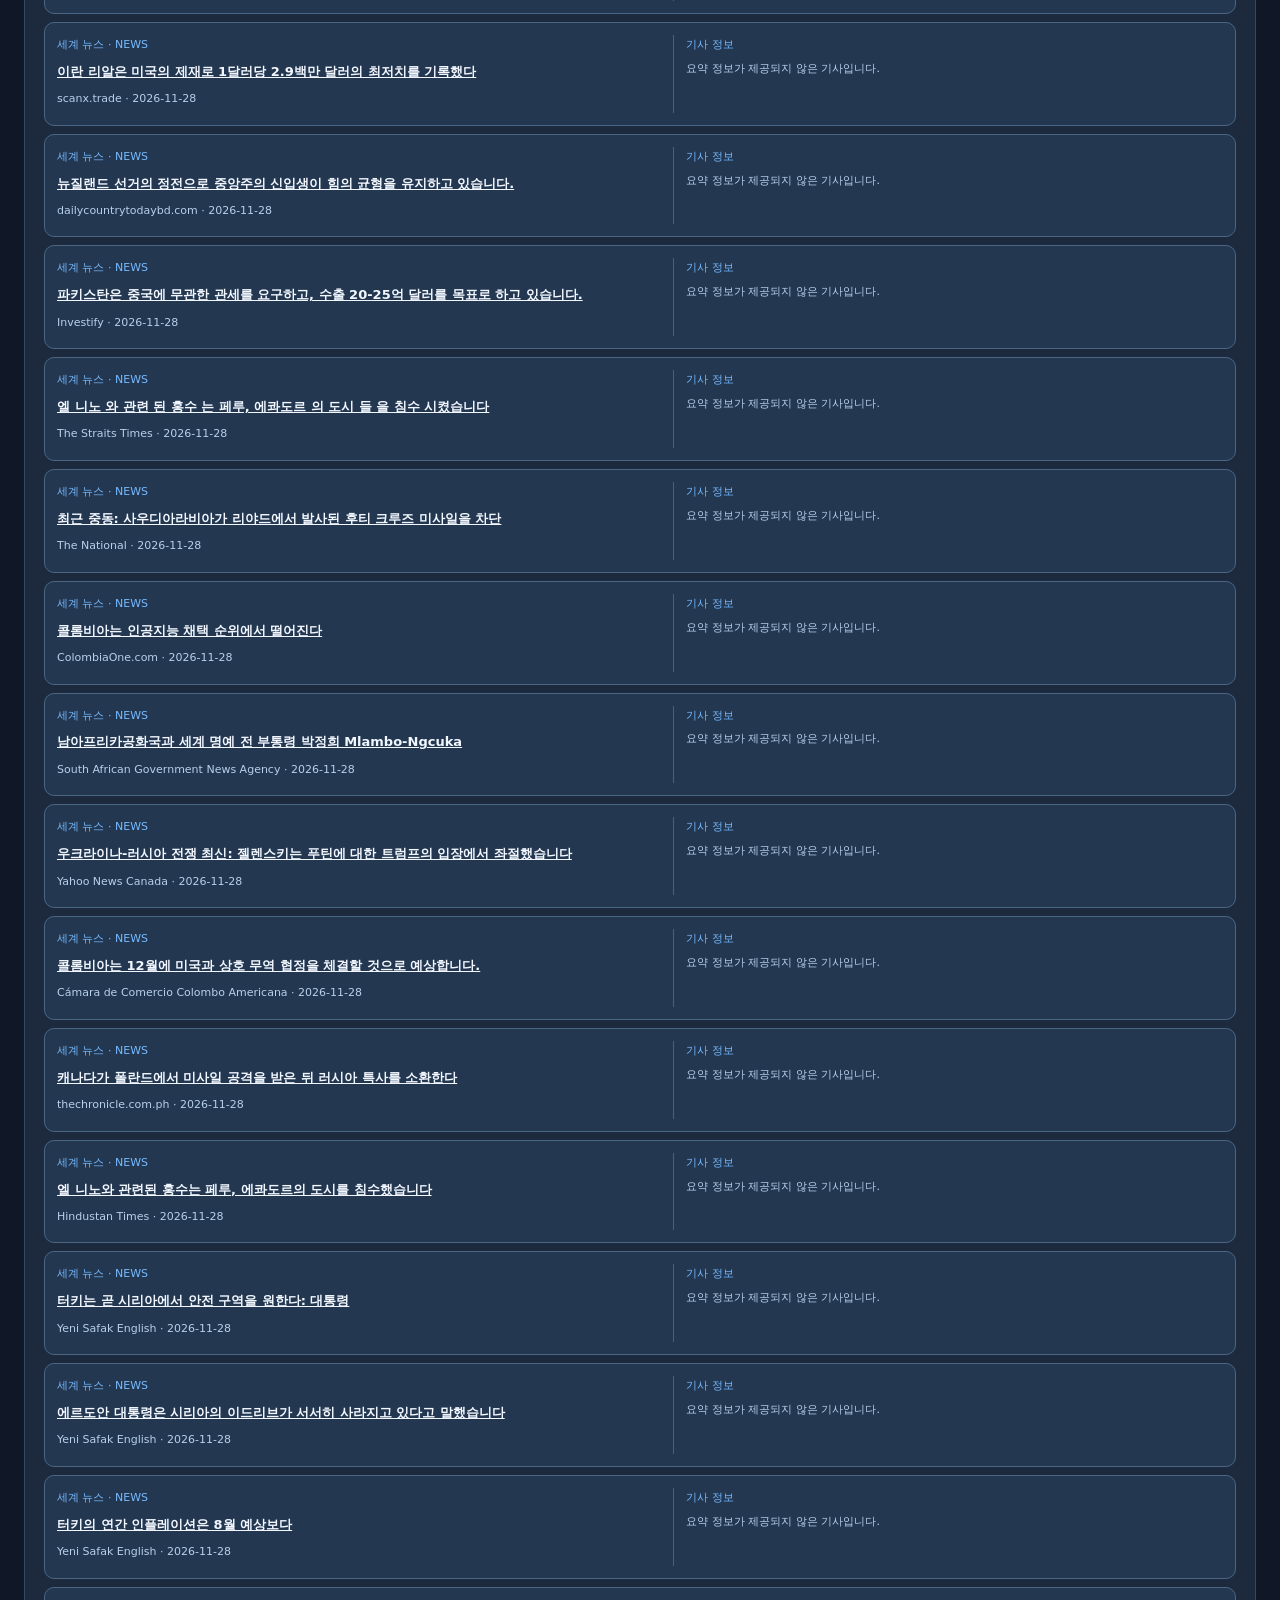
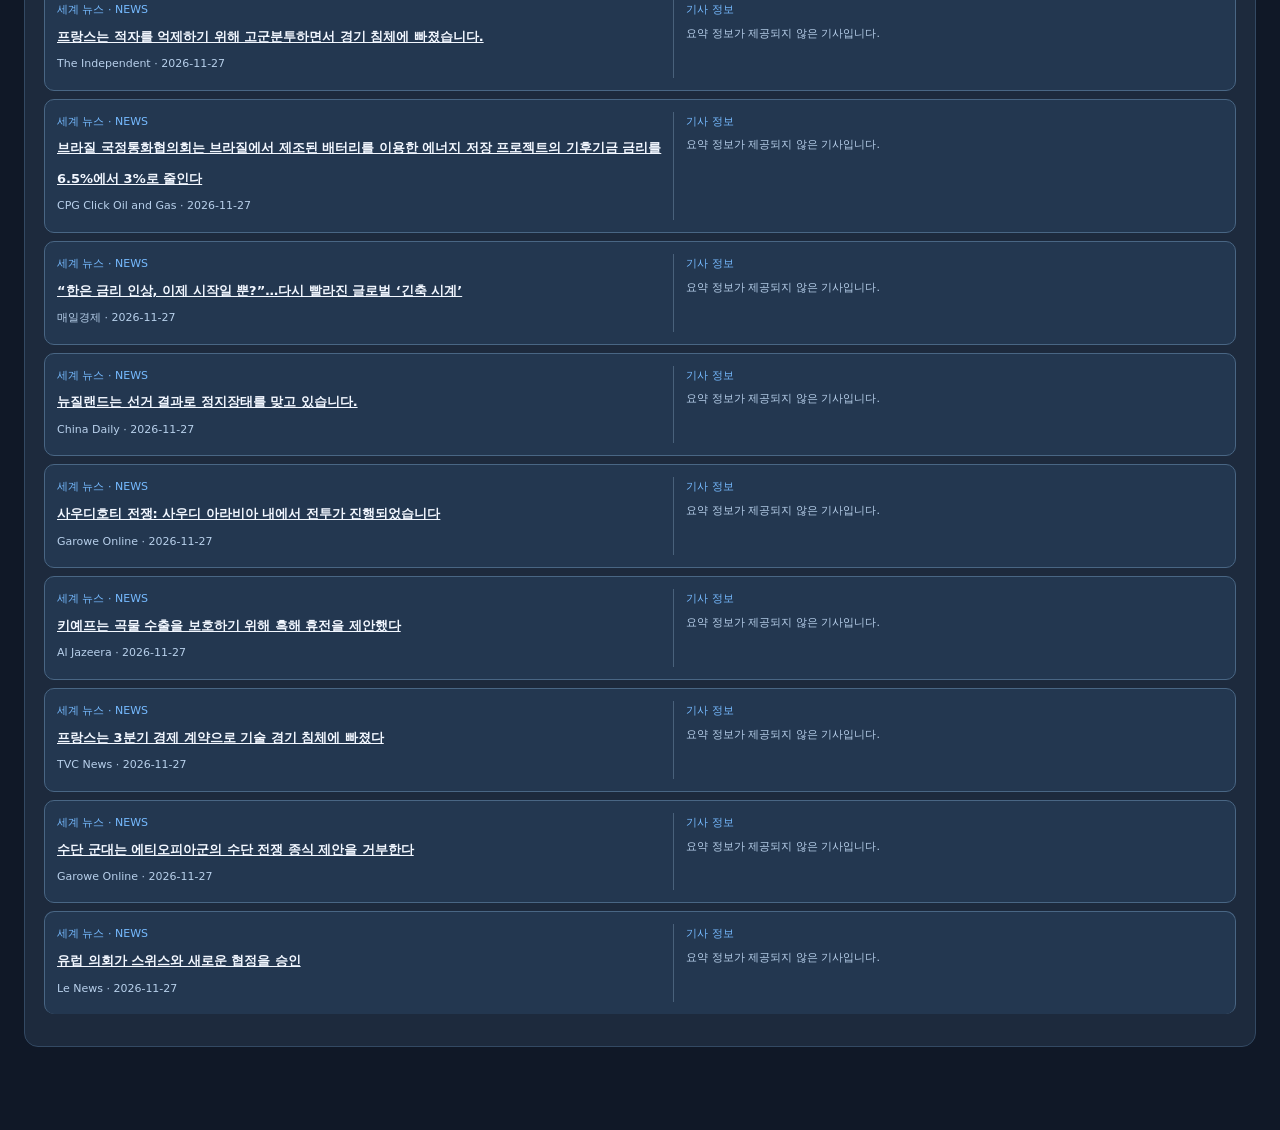
<file: weekly.html>
<!doctype html><html lang="ko"><head><meta charset="utf-8"><meta name="viewport" content="width=device-width,initial-scale=1"><title>NEXT BIO | 주간 보고서</title><style>body{margin:0;font:16px system-ui,sans-serif;background:#f4f7fb;color:#20384f}header{background:#123451;padding:20px}header a{color:white}main{max-width:920px;margin:auto;padding:24px}section{background:white;padding:20px;border-radius:14px;margin:16px 0;border:1px solid #dde5ee}li{margin:13px 0}a{color:#12639c}small{color:#61788a}h1{font-size:29px}</style><style>
:root{color-scheme:dark;font-family:system-ui,-apple-system,'Noto Sans KR',sans-serif;background:#101827;color:#e5edf7}*{box-sizing:border-box}body{background:radial-gradient(ellipse at 50% -15%,#203c5b 0%,#101827 52%);min-height:100vh;color:#e5edf7}header{background:#0a1220;border-bottom:1px solid #33445c;padding:0 24px;box-shadow:0 6px 25px #0002}.header-inner{max-width:1280px;margin:auto;min-height:76px;display:flex;align-items:center;justify-content:space-between;gap:16px;flex-wrap:wrap}.brand{font-size:25px;font-weight:850;letter-spacing:-1px;text-decoration:none!important;color:#f1f5fb}.brand span{color:#69b9ff}.brand small{display:block;color:#9db4ce;font-size:10px;letter-spacing:1.7px;font-weight:600}.back-link{border:1px solid #49617d;padding:10px 14px;border-radius:9px;color:#d7e9ff;text-decoration:none;font-size:13px}.back-link:hover{background:#233951}main{max-width:1280px;padding:34px 24px 72px}h1{font-size:clamp(27px,3.3vw,38px);margin:0 0 12px;letter-spacing:-.7px;color:#f4f8ff}h2{font-size:19px;color:#eaf3ff;margin:0 0 17px}main>p:not(#status){color:#a9bdd7;line-height:1.7;font-size:14px}#status{color:#91c5ff;font-size:13px;margin:12px 0 22px}section{background:#1d2a3d;border:1px solid #334963;border-radius:14px;box-shadow:0 10px 28px #050c1829;padding:22px;margin:18px 0;color:#c8d8eb}section div{line-height:1.9;color:#b9cce3}section h2:not(:first-child){margin-top:26px;padding-top:20px;border-top:1px solid #344963}a{color:#9bccff;overflow-wrap:anywhere}a:hover{color:#d7ebff}li{margin:13px 0;line-height:1.7;padding:9px 4px;border-bottom:1px solid #344963}li:last-child{border-bottom:0}small{color:#a9bdd7;font-size:12px}@media(max-width:620px){header{padding:0 16px}.header-inner{min-height:72px}.brand{font-size:21px}.back-link{font-size:11px;padding:8px}main{padding:24px 14px 50px}section{padding:16px}}
/* Compact dashboard spacing */
main{padding-top:25px}main>section{padding:16px 19px;margin:11px 0;box-shadow:none}main>section h2{margin:0 0 10px;font-size:18px}main>section h2:not(:first-child){margin-top:15px;padding-top:13px}main>section p{margin:7px 0}main>section li{margin:6px 0;padding:6px 2px}#status{margin:9px 0 14px}
</style><style>
/* Shared preferences: follow NEXT BIO home light/dark selection */
html.nb-light{color-scheme:light;background:#f3f7fb;color:#17344e}
html.nb-light body{background:#f3f7fb;color:#17344e}
html.nb-light header{background:#fff;border-color:#d7e3ef}
html.nb-light .brand{color:#17344e}html.nb-light .brand small{color:#647c95}
html.nb-light .back-link{color:#21577e;border-color:#bdcfe0}
html.nb-light .back-link:hover{background:#eaf2f9}
html.nb-light h1,html.nb-light h2{color:#17344e}
html.nb-light main>p:not(#status),html.nb-light .notice,html.nb-light .muted,html.nb-light small,html.nb-light .meta{color:#60778b}
html.nb-light #status{color:#245f96}
html.nb-light .card,html.nb-light section,html.nb-light .stat,html.nb-light section.panel,html.nb-light article,html.nb-light .controls{background:#fff;border-color:#dbe5ee;color:#17344e;box-shadow:0 6px 20px #17344e0a}
html.nb-light .card:hover,html.nb-light article:hover{background:#f4f9ff;border-color:#abc6df}
html.nb-light .card strong,html.nb-light .count,html.nb-light .stat strong{color:#17344e}
html.nb-light section div,html.nb-light section p,html.nb-light article p{color:#526b83}
html.nb-light a:not(.brand):not(.back-link){color:#12639a}
html.nb-light th,html.nb-light td{color:#25435f;border-color:#e2eaf2}
html.nb-light #alerts{background:#fff8ef;border-color:#dfbd8b}html.nb-light #alerts h2{color:#9c5b15}
html.nb-light input,html.nb-light select,html.nb-light button{background:#fff;color:#17344e;border-color:#b9cad9}
html.nb-light button{background:#e8f1fa}html.nb-light button:hover{background:#d7e8f7}
html.nb-light article details,html.nb-light section h2:not(:first-child),html.nb-light li{border-color:#e1eaf3}
</style><script>
/* Preferences are shared with the home page; keep original news data intact. */
(function(){
 const root=document.documentElement;
 function theme(){let light=false;try{light=localStorage.getItem('nextbio-theme')==='light'}catch(e){}root.classList.toggle('nb-light',light);}
 theme();window.addEventListener('storage',e=>{if(e.key==='nextbio-theme')theme();if(e.key==='nextbio-title-translation')window.dispatchEvent(new Event('nextbio-translation-preference'))});
 window.NEXTBIO_translationOn=function(){try{return localStorage.getItem('nextbio-title-translation')!=='off'}catch(e){return true}};
 window.NEXTBIO_displayTitle=function(a){return window.NEXTBIO_translationOn()?(a.title_ko||a.title||a.original_title||'제목 없음'):(a.original_title||a.title||'제목 없음')};
})();
</script><style>.nb-news-row{display:grid;grid-template-columns:minmax(0,1.1fr) minmax(0,1fr);gap:12px;list-style:none;background:#233750;border:1px solid #496684;border-radius:10px;padding:12px;margin:8px 0}.nb-news-main,.nb-news-summary{min-width:0}.nb-news-summary{border-left:1px solid #49617b;padding-left:12px}.nb-news-tag{display:block;color:#76baff;font-size:11px}.nb-news-row a{color:#f2f7ff;font-weight:700;font-size:13px}.nb-news-original,.nb-news-meta,.nb-news-excerpt{color:#b8d0eb;font-size:11px;line-height:1.5;margin:5px 0}#articles{padding-left:0}html.nb-light .nb-news-row{background:#f8fbff;border-color:#d5e2ee}html.nb-light .nb-news-row a{color:#17344e}html.nb-light .nb-news-original,html.nb-light .nb-news-meta,html.nb-light .nb-news-excerpt{color:#526b83}html.nb-light .nb-news-summary{border-color:#d5e2ee}@media(max-width:620px){.nb-news-row{grid-template-columns:1fr}.nb-news-summary{border-left:0;border-top:1px solid #49617b;padding:9px 0 0}}</style><script>
window.NEXTBIO_makeNewsRow=function(a){const row=document.createElement('li');row.className='nb-news-row';const left=document.createElement('div'),right=document.createElement('div');left.className='nb-news-main';right.className='nb-news-summary';const add=(p,t,v,cl)=>{const n=document.createElement(t);n.textContent=String(v||'');if(cl)n.className=cl;p.append(n);return n};add(left,'span',(a.category||'세계 뉴스')+' · NEWS','nb-news-tag');const link=add(left,'a',window.NEXTBIO_displayTitle(a));link.href=a.url;link.target='_blank';link.rel='noopener noreferrer';const original=a.original_title||(a.title_ko?a.title:'');if(window.NEXTBIO_translationOn()&&original&&original!==link.textContent)add(left,'p',original,'nb-news-original');add(left,'p',[Array.isArray(a.countries)?a.countries.join(' · '):'',a.source,a.published&&String(a.published).slice(0,10)].filter(Boolean).join(' · '),'nb-news-meta');const summary=a.summary_ko||a.summary||a.description_ko||a.description||'';add(right,'span',summary?'기사 요약':'기사 정보','nb-news-tag');add(right,'p',summary||'요약 정보가 제공되지 않은 기사입니다.','nb-news-excerpt');row.append(left,right);return row};
</script></head><body><header><div class="header-inner"><a class="brand" href="./">NEXT<span>BIO</span><small>GLOBAL BIO & NEWS NETWORK</small></a><a class="back-link" href="./">← 세계 뉴스로 돌아가기</a></div></header><main><h1>최근 7일 뉴스 보고서</h1><p>발행된 기사 기준의 보도량 집계입니다. 사건 수나 실제 위험도를 의미하지 않습니다.</p><p id="status">불러오는 중</p><section><h2>분야별 보도량</h2><div id="categories"></div><h2>국가별 보도량</h2><div id="countries"></div></section><section><h2>기사 출처</h2><ol id="articles"></ol></section></main><script>(async()=>{const el=id=>document.getElementById(id),add=(parent,tag,value)=>{const n=document.createElement(tag);n.textContent=String(value??'');parent.append(n);return n};try{const r=await fetch('./data/weekly-report.json',{cache:'no-store'});if(!r.ok)throw Error('데이터가 아직 없습니다');const d=await r.json();el('status').textContent='최근 7일 '+d.article_count+'건 · 집계 '+new Date(d.updated).toLocaleString('ko-KR');for(const [key,id] of [['categories','categories'],['countries','countries']])add(el(id),'p',(d[key]||[]).map(x=>x.name+' '+x.articles+'건').join(' · ')||'자료 없음');for(const a of d.headlines||[]){let u;try{u=new URL(a.url);if(!['https:','http:'].includes(u.protocol))continue}catch{continue}el('articles').append(window.NEXTBIO_makeNewsRow(a))}}catch(e){el('status').textContent='보고서를 불러올 수 없습니다: '+e.message}})();</script><script>window.addEventListener('nextbio-translation-preference',()=>location.reload());</script></body></html>
</file>
<file: styles.css>
:root{--navy:#132b4c;--blue:#2669ad;--ink:#1c2b3e;--muted:#708198;--line:#e0e7ef;--bg:#f5f8fc;--white:#fff}*{box-sizing:border-box}html{scroll-behavior:smooth}body{margin:0;background:var(--bg);font:14px/1.55 system-ui,-apple-system,"Noto Sans KR",sans-serif;color:var(--ink)}a{color:inherit;text-decoration:none}.wrap{width:min(1260px,calc(100% - 40px));margin:auto}.utility{background:#0e213b;color:#b5c7de;font-size:10px;letter-spacing:1.2px}.utility .wrap{height:28px;display:flex;align-items:center;justify-content:space-between}.header{background:white;border-bottom:1px solid var(--line)}.head-inner{height:75px;display:flex;justify-content:space-between;align-items:center}.logo{font-size:26px;font-weight:900;letter-spacing:-1.2px;color:#163355;line-height:1}.logo span,footer strong span{color:#4d89c6}.logo small{display:block;font-size:8px;letter-spacing:2.1px;color:#889bb0;margin-top:7px}.head-right{font-size:11px;color:#627992;letter-spacing:.8px;font-weight:700}.live-dot{display:inline-block;width:7px;height:7px;background:#e25353;border-radius:50%;margin-right:7px}.nav{height:44px;display:flex;align-items:center;gap:30px;border-top:1px solid #eff2f6}.nav a{font-size:12px;font-weight:700;color:#536982}.nav a:hover{color:var(--blue)}.intro{padding:33px 0 26px;display:flex;align-items:center;justify-content:space-between;gap:20px}.eyebrow{font-size:10px;font-weight:800;letter-spacing:1.6px;color:#5282b5;margin:0 0 7px}.intro h1{font-size:29px;letter-spacing:-1px;margin:0 0 4px}.intro h1 span{font-size:12px;letter-spacing:1px;color:#91a2b5;margin-left:8px}.intro p:not(.eyebrow){color:var(--muted);margin:0;font-size:12px}.stats{display:flex;gap:10px}.stats div{background:#fff;border:1px solid var(--line);padding:12px 22px;text-align:center;min-width:110px}.stats strong{font-size:22px;color:var(--navy);display:block}.stats small{font-size:10px;color:var(--muted)}.ticker{background:#fff;border:1px solid var(--line);display:flex;align-items:center;gap:18px;padding:12px 16px;margin-bottom:29px;font-size:12px}.ticker b{white-space:nowrap;color:#bc424a;font-size:10px}.ticker>span:nth-child(2){flex:1;white-space:nowrap;overflow:hidden;text-overflow:ellipsis}.ticker>span:last-child{color:var(--muted);font-size:10px;white-space:nowrap}.section-heading{display:flex;justify-content:space-between;align-items:end;gap:12px;margin-bottom:15px}.section-heading h2{font-size:21px;margin:0;letter-spacing:-.5px}.map-section,.section{margin-bottom:35px}.outline-btn{background:#fff;border:1px solid #b8c8d8;color:#335878;border-radius:4px;padding:9px 13px;cursor:pointer;font-size:11px}.map-layout{display:grid;grid-template-columns:minmax(0,1fr) 340px;gap:15px;align-items:stretch}.map-col,.country-panel{background:#fff;border:1px solid var(--line);min-width:0}.map-toolbar{padding:12px;display:flex;align-items:center;gap:9px;flex-wrap:wrap;border-bottom:1px solid var(--line)}.map-toolbar label{font-size:11px;color:#657b92}.map-toolbar select,.map-toolbar input{height:35px;border:1px solid #d8e2ec;border-radius:4px;padding:0 10px;background:white;color:#344a61;font:inherit;font-size:12px}.map-toolbar input{flex:1;min-width:140px}.map-legend{font-size:10px;color:#7388a1;white-space:nowrap}.map-legend i{display:inline-block;background:#2e78b8;width:9px;height:9px;border-radius:50%;margin-right:4px}#map{height:520px;width:100%;background:#eaf3fa}.map-footnote{font-size:10px;color:#718298;padding:11px 13px;border-top:1px solid var(--line)}.country-panel{display:flex;flex-direction:column;max-height:618px}.panel-top{padding:20px;border-bottom:1px solid var(--line)}.panel-top h3{font-size:19px;margin:0 0 6px}.panel-top p:last-child{color:var(--muted);font-size:11px;margin:0}.country-feed{overflow:auto;flex:1}.country-item{display:block;padding:15px 18px;border-bottom:1px solid var(--line)}.country-item:hover,.latest-item:hover,.feature-item:hover{background:#f6faff}.category{font-size:10px;font-weight:800;color:#3475b0}.country-item strong{font-size:13px;line-height:1.5;display:block;margin:6px 0}.meta{color:#8a99aa;font-size:10px}.empty{padding:22px;color:var(--muted);font-size:12px}.featured-list{display:grid;grid-template-columns:repeat(3,minmax(0,1fr));gap:13px}.feature-item{background:#fff;border:1px solid var(--line);padding:20px;min-height:155px;display:flex;flex-direction:column}.feature-item strong{font-size:16px;margin:9px 0;line-height:1.45}.feature-item .meta{margin-top:auto}.latest-list{background:#fff;border:1px solid var(--line)}.latest-item{padding:16px 18px;display:grid;grid-template-columns:115px 1fr 130px;gap:15px;align-items:center;border-bottom:1px solid var(--line)}.latest-item:last-child{border-bottom:0}.latest-item strong{display:block;font-size:13px}.latest-item p{font-size:11px;color:var(--muted);margin:4px 0 0}.latest-item .meta{text-align:right}.small-muted{font-size:10px;color:var(--muted)}.notice{border-top:1px solid var(--line);padding:20px 0 30px;font-size:11px;color:var(--muted)}.notice b{color:#526b85}.notice p{max-width:850px;margin:6px 0}footer{background:#142d4c;color:#afc1d5;padding:22px 0}.footer-inner{display:flex;justify-content:space-between;align-items:center;gap:10px;font-size:10px}footer strong{font-size:17px;color:white}.news-pin{width:25px;height:25px;border-radius:50%;background:#2669ad;border:3px solid white;box-shadow:0 2px 8px #1a4e7e66;display:grid;place-items:center;color:#fff;font-size:10px;font-weight:800}.news-pin.selected{background:#d94c4c}.leaflet-container{font-family:inherit}.leaflet-popup-content{font-size:12px}@media(max-width:950px){.map-layout{grid-template-columns:1fr}.country-panel{max-height:330px}#map{height:450px}.featured-list{grid-template-columns:repeat(2,minmax(0,1fr))}}@media(max-width:620px){.wrap{width:calc(100% - 24px)}.head-inner{height:66px}.logo{font-size:22px}.desktop-only{display:none}.nav{gap:18px;overflow-x:auto}.intro{align-items:start}.intro h1{font-size:23px}.intro h1 span{display:block;margin-left:0}.stats{gap:5px}.stats div{padding:8px;min-width:65px}.stats strong{font-size:17px}.ticker>span:last-child{display:none}.section-heading h2{font-size:19px}#map{height:370px}.map-toolbar{gap:6px}.map-toolbar input{flex-basis:100%}.featured-list{grid-template-columns:1fr}.latest-item{grid-template-columns:1fr;gap:5px}.latest-item .meta{text-align:left}.footer-inner{flex-direction:column;align-items:start}}
@media(min-width:621px){.latest-item .category{grid-column:1;grid-row:1/3}.latest-item strong{grid-column:2;grid-row:1}.latest-item p{grid-column:2;grid-row:2}.latest-item .meta{grid-column:3;grid-row:1/3}}

/* V6: 지도 타일이 페이지 바깥으로 흩어지는 현상 방지 */
.map-col {overflow:hidden;position:relative;}
#map {position:relative;isolation:isolate;overflow:hidden;display:block;min-height:370px;max-width:100%;z-index:0;}
/* Leaflet CSS 다운로드 실패 시에도 필수 위치 계산 및 클리핑을 유지하는 폴백 */
.leaflet-container {position:relative;overflow:hidden;outline:0;touch-action:pan-x pan-y;background:#eaf3fa;}
.leaflet-pane,.leaflet-tile,.leaflet-marker-icon,.leaflet-marker-shadow,.leaflet-tile-container,.leaflet-pane>svg,.leaflet-pane>canvas,.leaflet-zoom-box,.leaflet-image-layer,.leaflet-layer {position:absolute;left:0;top:0;}
.leaflet-map-pane,.leaflet-tile-pane,.leaflet-overlay-pane,.leaflet-shadow-pane,.leaflet-marker-pane,.leaflet-tooltip-pane,.leaflet-popup-pane {position:absolute;left:0;top:0;}
.leaflet-tile {visibility:hidden;border:0;max-width:none!important;max-height:none!important;user-select:none;-webkit-user-select:none;}
.leaflet-tile-loaded {visibility:inherit;}
.leaflet-tile-container {pointer-events:none;}
.leaflet-pane {z-index:400;}
.leaflet-tile-pane {z-index:200;}
.leaflet-overlay-pane {z-index:400;}
.leaflet-shadow-pane {z-index:500;}
.leaflet-marker-pane {z-index:600;}
.leaflet-tooltip-pane {z-index:650;}
.leaflet-popup-pane {z-index:700;}
.leaflet-control {position:relative;z-index:800;pointer-events:auto;}
.leaflet-top,.leaflet-bottom {position:absolute;z-index:1000;pointer-events:none;}
.leaflet-top {top:0;}.leaflet-bottom {bottom:0;}.leaflet-left {left:0;}.leaflet-right {right:0;}
.leaflet-left .leaflet-control {float:left;clear:both;margin-left:10px;}
.leaflet-right .leaflet-control {float:right;clear:both;margin-right:10px;}
.leaflet-top .leaflet-control {margin-top:10px;}.leaflet-bottom .leaflet-control {margin-bottom:10px;}
.leaflet-control-zoom a {display:block;width:30px;height:30px;text-align:center;line-height:30px;background:white;color:#203d5e;font-weight:bold;text-decoration:none;border-bottom:1px solid #ddd;}
.leaflet-control-attribution {font-size:10px;background:#ffffffbb;padding:1px 5px;}
.leaflet-marker-icon {display:block;}
</file>
<file: nextbio-ui.css>
/* NEXT BIO 2.0: isolated enhancement styles; Leaflet styles untouched */
.nb2-panel{background:var(--nb-panel,#fff);color:var(--ink);border:1px solid var(--line);padding:18px;margin:0 0 26px;border-radius:8px}.nb2-top,.nb2-filters,.nb2-actions{display:flex;align-items:center;gap:10px;flex-wrap:wrap}.nb2-top{justify-content:space-between;margin-bottom:12px}.nb2-top strong{font-size:14px;letter-spacing:1px}.nb2-panel button,.nb2-panel select,.nb2-panel input[type=date]{font:inherit;font-size:12px;border:1px solid var(--line);border-radius:5px;padding:7px 10px;background:var(--nb-control,#fff);color:var(--ink)}.nb2-panel button{cursor:pointer}.nb2-panel button:hover{border-color:#5898d3}.nb2-filters{padding:12px;background:var(--nb-inner,#f2f6fb);border-radius:6px}.nb2-filters label{font-size:12px;display:flex;gap:6px;align-items:center}.nb2-check{margin-left:auto}.nb2-columns{display:grid;grid-template-columns:repeat(2,minmax(0,1fr));gap:12px;margin-top:14px}.nb2-columns section{border:1px solid var(--line);border-radius:7px;padding:12px;min-width:0}.nb2-panel h3{margin:0 0 9px;font-size:14px}.nb2-list{display:grid;gap:7px}.nb2-row{padding:7px 0;border-bottom:1px solid var(--line);font-size:12px;overflow-wrap:anywhere}.nb2-row:last-child{border-bottom:0}.nb2-row a{color:inherit}.nb2-row a:hover{text-decoration:underline}.nb2-muted,.nb2-note{font-size:11px;color:var(--muted)}.nb2-note{margin:12px 0 0}.nb2-tag{display:inline-block;font-size:10px;background:#fff0e6;color:#9d4c11;padding:2px 5px;border-radius:3px;margin-right:4px}.nb2-bar{display:inline-block;height:7px;border-radius:6px;background:#438bc8;margin:0 7px;min-width:3px}.nb2-bookmark{border:1px solid var(--line);border-radius:5px;background:var(--nb-control,#fff);color:var(--ink);padding:4px 8px;cursor:pointer;margin:5px 0 9px;font-size:12px}.nb2-bookmark[aria-pressed=true]{color:#c17b14}.nb2-savewrap{border-bottom:1px solid var(--line);padding:6px 0}.nb2-savewrap>a{display:block;font-size:12px}.nb2-savewrap button{margin-top:4px}#nb-bookmarks{margin-top:15px;border-top:1px solid var(--line);padding-top:14px}body.dark-mode{--nb-panel:#1d2a3d;--nb-inner:#24354b;--nb-control:#24354b}body.dark-mode .nb2-tag{background:#503d30;color:#ffcc91}@media(max-width:950px){.nb2-columns{grid-template-columns:1fr 1fr}}@media(max-width:620px){.nb2-columns{grid-template-columns:1fr}.nb2-panel{padding:12px}.nb2-check{margin-left:0}}

/* Latest-news country tour; isolated from Leaflet's tile layout */
.nb-tour-controls{display:flex;flex-wrap:wrap;align-items:center;gap:12px;margin:0 0 10px;padding:10px 12px;border:1px solid var(--line,#dbe4ed);border-radius:7px;background:var(--nb-inner,#f2f6fb);font-size:12px;color:var(--ink,#24354b)}
.nb-tour-switch{display:inline-flex;align-items:center;gap:7px;cursor:pointer;font-weight:600}
.nb-tour-switch input{accent-color:#2176bd;width:16px;height:16px}
#nb-tour-status{color:var(--muted,#64748b)}
body.dark-mode .nb-tour-controls{background:#24354b}


/* NEXT BIO 2.3 — command center layout only.
   Original Leaflet fallback, map JS, news filters, and 2.2 features remain unchanged. */
.nb-command-center .wrap{width:min(1600px,calc(100% - 48px))}
.nb-command-center .intro{padding:19px 0 14px}
.nb-command-center .intro h1{font-size:26px}
.nb-command-center .ticker{margin-bottom:18px}
.nb-command-center #map-section{margin-bottom:24px}
.nb-command-center #map-section>.section-heading{margin-bottom:12px}
.nb-command-center .map-layout{grid-template-columns:minmax(0,3fr) minmax(280px,1fr);gap:12px;align-items:start}
.nb-command-center #map{height:clamp(560px,70vh,900px)!important;min-height:0}
.nb-command-center .country-panel{height:calc(clamp(560px,70vh,900px) + 125px);max-height:none;min-height:0;overflow:hidden}
.nb-command-center .country-feed{min-height:0;overflow-y:auto;overscroll-behavior:contain}
.nb-command-center .map-col,.nb-command-center .country-panel{border-radius:10px}
.nb-command-center .nb-tour-controls{margin:10px 12px 0;background:#eaf2fa}
.nb-command-center .map-toolbar{padding:11px 12px}
.nb-command-center .map-footnote{font-size:10px}
.nb-command-center .nb2-panel{margin-top:10px;margin-bottom:28px}
.nb-command-center #latest{margin-top:28px}
.nb-command-center #latest>.section-heading{padding-top:6px}
.nb-command-center .section-heading h2{font-size:22px}
.nb-command-center .country-panel .panel-top{padding:16px}
.nb-command-center .country-item{padding:12px 14px}
.nb-command-center .nav{gap:24px}
.nb-command-center.dark-mode .nb-tour-controls{background:#24354b}
@media(max-width:1000px){
  .nb-command-center .map-layout{grid-template-columns:minmax(0,1fr)}
  .nb-command-center #map{height:clamp(430px,64vh,700px)!important}
  .nb-command-center .country-panel{height:auto;max-height:340px;min-height:210px}
}
@media(max-width:620px){
  .nb-command-center .wrap{width:calc(100% - 24px)}
  .nb-command-center .intro{padding:15px 0 12px;gap:10px}
  .nb-command-center .intro h1{font-size:21px}
  .nb-command-center .intro p:not(.eyebrow){font-size:11px}
  .nb-command-center .stats div{padding:8px 6px}
  .nb-command-center .ticker{margin-bottom:13px}
  .nb-command-center #map{height:clamp(390px,61vh,570px)!important}
  .nb-command-center .country-panel{max-height:320px}
  .nb-command-center .nb-tour-controls{margin:8px 8px 0}
  .nb-command-center .map-toolbar{padding:9px}
  .nb-command-center .section-heading h2{font-size:19px}
}

/* 2.3 MAP GAP FIX V2: fixed panel box, independently scrollable news.
   The map column is the source of truth for desktop row height. */
@media (min-width:1001px) {
  .nb-command-center .map-layout {
    align-items:start !important;
    grid-template-columns:minmax(0,3fr) minmax(280px,1fr);
  }
  .nb-command-center .map-col {
    align-self:start;
    height:auto !important;
  }
  .nb-command-center .country-panel {
    align-self:start;
    box-sizing:border-box;
    height:var(--nb-map-column-height, 700px) !important;
    max-height:var(--nb-map-column-height, 700px) !important;
    min-height:0 !important;
    overflow:hidden !important;
    display:flex !important;
    flex-direction:column !important;
  }
  .nb-command-center .country-panel .panel-top {
    flex:0 0 auto;
  }
  .nb-command-center .country-feed {
    flex:1 1 0 !important;
    min-height:0 !important;
    max-height:none !important;
    overflow-y:auto !important;
  }
}

/* 2.4: intelligence panel sits directly under latest feed heading. */
#latest #nb-intelligence{margin:8px 0 20px}
#latest .nb2-panel .nb2-filters{gap:8px}


/* Simple native risk accordion: avoid inherited layout and clipping rules. */
#nb-risk-signals details.nb-risk-group{display:block;box-sizing:border-box;margin:2px 0;padding:0;border:1px solid rgba(137,167,207,.3);border-radius:8px;background:rgba(27,45,69,.45);overflow:visible}
#nb-risk-signals details.nb-risk-group>summary{display:list-item;box-sizing:border-box;position:static;height:auto;min-height:0;max-height:none;padding:8px 12px;line-height:1.45;font-size:13px;color:#e9f3ff;white-space:normal;overflow:visible;cursor:pointer}
#nb-risk-signals details.nb-risk-group>summary:focus-visible{outline:2px solid #79baff;outline-offset:2px}
#nb-risk-signals details.nb-risk-group>.nb2-row,#nb-risk-signals details.nb-risk-group>.nb2-muted{margin:0 14px}
#nb-risk-signals details.nb-risk-group>.nb2-muted{padding:12px 0}

/* Tighter spacing for the four risk categories only. */
#nb-risk-signals{gap:3px!important}
</file>
<file: nextbio-atmosphere.css>
/* NEXT BIO opening animation only. */
#nb-opening{position:fixed;inset:0;z-index:2147483640;background:radial-gradient(ellipse at 50% 40%,#213a5c 0%,#101827 50%,#070d17 100%);color:#f1f7ff;display:flex;align-items:center;justify-content:center;text-align:center;transition:opacity .55s ease,visibility .55s ease}
#nb-opening.nb-hide{opacity:0;visibility:hidden;pointer-events:none}
.nb-opening-inner{padding:30px;animation:nb-intro-rise 1.2s ease both}
.nb-opening-logo{font-size:clamp(40px,8vw,82px);font-weight:800;letter-spacing:.12em;text-shadow:0 0 32px #65a9ed70}
.nb-opening-logo span{color:#7bbaff}
.nb-opening-sub{font-size:clamp(10px,1.7vw,14px);letter-spacing:.26em;opacity:.72;margin-top:12px}
.nb-opening-line{height:2px;width:180px;max-width:70%;background:linear-gradient(90deg,transparent,#8ecbff,transparent);margin:22px auto;animation:nb-intro-line 1.6s ease both}
#nb-opening-skip{margin-top:10px;background:transparent;color:#d9e9ff;border:1px solid #7893b2;border-radius:6px;padding:8px 14px;cursor:pointer}
@keyframes nb-intro-rise{from{opacity:0;transform:translateY(16px) scale(.97)}to{opacity:1;transform:translateY(0) scale(1)}}
@keyframes nb-intro-line{from{transform:scaleX(0);opacity:0}to{transform:scaleX(1);opacity:1}}
@media(prefers-reduced-motion:reduce){#nb-opening,.nb-opening-inner,.nb-opening-line{animation:none!important;transition:none!important}}
</file>
<file: nextbio-compact-feed.css>
/* NEXT BIO: latest news feed compact cards only. No JS or data changes. */
#latest-list .nb-news-row {
  margin-bottom: 5px !important;
  min-height: 0 !important;
  align-items: stretch !important;
}
#latest-list .nb-news-row > a.latest-item {
  padding: 7px 10px 7px 12px !important;
  min-height: 0 !important;
  line-height: 1.25 !important;
}
#latest-list .nb-news-row > a.latest-item strong {
  display: block;
  line-height: 1.3 !important;
  margin: 2px 0 !important;
}
#latest-list .nb-news-row > a.latest-item p {
  margin: 2px 0 !important;
  line-height: 1.25 !important;
}
#latest-list .nb-news-row > .nb2-bookmark {
  min-height: 0 !important;
  flex: 0 0 36px !important;
  width: 36px !important;
  margin-right: 4px !important;
}
@media (max-width: 600px) {
  #latest-list .nb-news-row > a.latest-item { padding: 7px 8px !important; }
}
</file>
<file: nextbio-translation.css>
.nb-translation-control {
  display: flex;
  align-items: center;
  gap: 10px;
  flex-wrap: wrap;
  margin: 12px 0;
  padding: 12px 15px;
  border: 1px solid rgba(130,160,200,.3);
  border-radius: 9px;
  background: rgba(95,135,185,.09);
  font-size: 13px;
}

.nb-translation-control label {
  font-weight: 700;
}

#nb-title-translation-toggle {
  border: 1px solid rgba(100,160,225,.55);
  background: #245585;
  color: #fff;
  border-radius: 7px;
  padding: 7px 12px;
  cursor: pointer;
  font-weight: 700;
}

#nb-title-translation-toggle[aria-pressed="false"] {
  background: #475569;
}

.nb-translation-hint {
  font-size: 11px;
  opacity: .7;
}

/* NEXT BIO v16 — independent floating translation control */

.nb-translation-control {
  position: fixed !important;
  right: max(18px, env(safe-area-inset-right)) !important;
  bottom: max(20px, env(safe-area-inset-bottom)) !important;
  left: auto !important;
  top: auto !important;
  z-index: 10050 !important;

  display: flex !important;
  align-items: center;
  gap: 9px;
  width: max-content;
  max-width: calc(100vw - 36px);
  margin: 0 !important;
  padding: 10px 12px !important;

  background: rgba(22,35,55,.96) !important;
  color: #f5f9ff !important;
  border: 1px solid rgba(125,165,215,.6) !important;
  border-radius: 12px !important;
  box-shadow: 0 7px 24px rgba(0,0,0,.3);
  backdrop-filter: blur(10px);
}

.nb-translation-control label {
  color: inherit;
  white-space: nowrap;
}

.nb-translation-control .nb-translation-hint {
  display: none !important;
}

.nb-translation-control #nb-title-translation-toggle {
  white-space: nowrap;
}

@media (max-width: 600px) {
  .nb-translation-control {
    right: max(10px, env(safe-area-inset-right)) !important;
    bottom: max(12px, env(safe-area-inset-bottom)) !important;
    padding: 7px 9px !important;
    gap: 7px;
    font-size: 11px;
  }

  .nb-translation-control label {
    font-size: 11px;
  }

  .nb-translation-control #nb-title-translation-toggle {
    padding: 6px 8px;
    font-size: 11px;
  }
}
</file>
<file: nextbio-right-summary.css>
/* Desktop: left article / right summary / rightmost bookmark star */
@media (min-width: 761px) {
  #latest-list .nb-news-row > a.latest-item {
    flex: 1 1 54% !important;
    width: 54% !important;
  }
  #latest-list .nb-news-row > .nb-right-summary {
    flex: 0 1 40%;
    width: 40%;
    min-width: 0;
    align-self: center;
    padding: 3px 14px;
    margin: 7px 0;
    border-left: 1px solid rgba(148,163,184,.28);
  }
}
#latest-list .nb-right-summary {box-sizing:border-box; color:#cbd9e9;}
#latest-list .nb-right-summary-label {display:block; font-size:10px; font-weight:750; color:#8ebdf4; margin-bottom:3px;}
#latest-list .nb-right-summary p {font-size:11px; line-height:1.45; margin:0; display:-webkit-box; -webkit-box-orient:vertical; -webkit-line-clamp:3; overflow:hidden; overflow-wrap:anywhere;}
#latest-list .nb-right-summary.nb-summary-empty p {opacity:.6;}
body:not(.dark-mode) #latest-list .nb-right-summary {color:#34465c;}
body:not(.dark-mode) #latest-list .nb-right-summary-label {color:#2461a0;}
@media (max-width:760px) {
  #latest-list .nb-news-row {flex-wrap:wrap !important;}
  #latest-list .nb-news-row > a.latest-item {flex:1 1 calc(100% - 48px) !important; width:calc(100% - 48px) !important; order:0;}
  #latest-list .nb-news-row > .nb2-bookmark {order:1;}
  #latest-list .nb-news-row > .nb-right-summary {order:2; flex:1 1 100%; padding:0 12px 10px; margin:0;}
  #latest-list .nb-news-row > .nb-right-summary p {-webkit-line-clamp:2;}
}
</file>
